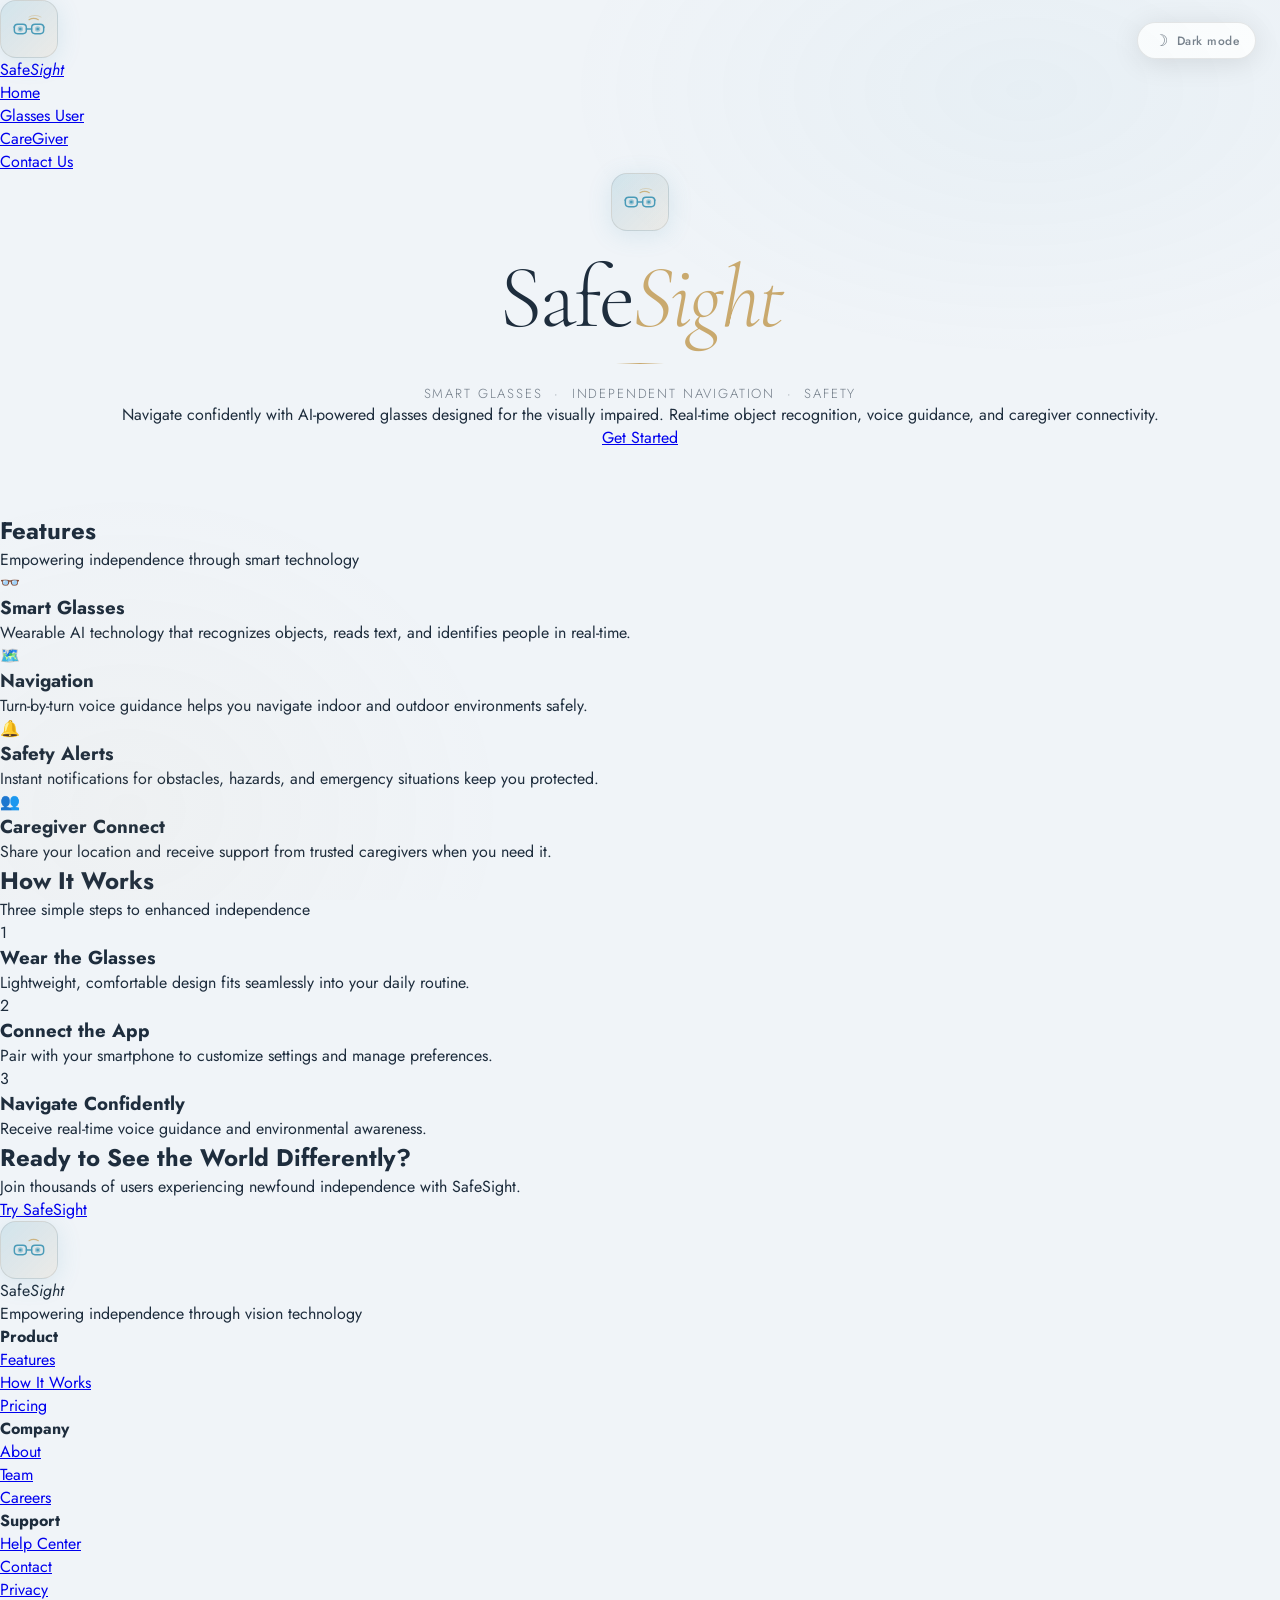
<file: index.html>
<!DOCTYPE html>
<html lang="en">
<head>
  <meta charset="UTF-8">
  <meta name="viewport" content="width=device-width, initial-scale=1.0">
  <title>SafeSight</title>
  <link rel="preconnect" href="https://fonts.googleapis.com">
  <link href="https://fonts.googleapis.com/css2?family=Cormorant+Garamond:ital,wght@0,300;0,400;0,500;1,300;1,400&family=Jost:wght@300;400;500;600&display=swap" rel="stylesheet">
  <link rel="stylesheet" href="styles/tokens.css">
  <link rel="stylesheet" href="styles/base.css">
  <link rel="stylesheet" href="styles/layout.css">
  <link rel="stylesheet" href="styles/components.css">
</head>
<body>
<!-- Landing: theme toggle pill (top-right) -->
<button class="landing-theme-toggle" onclick="toggleTheme()">
  <span class="toggle-icon" id="landing-theme-icon">☽</span>
  <span id="landing-theme-btn">Dark mode</span>
</button>

<!-- Header -->
<header class="header">
  <nav class="nav-container">
    <a href="index.html" class="logo">
      <div class="logo-icon">
        <svg viewBox="0 0 48 48" fill="none" xmlns="http://www.w3.org/2000/svg">
          <!-- Glasses frame left -->
          <rect x="2" y="17" width="18" height="14" rx="5" stroke="#4A9BB8" stroke-width="2.2"/>
          <!-- Glasses frame right -->
          <rect x="28" y="17" width="18" height="14" rx="5" stroke="#4A9BB8" stroke-width="2.2"/>
          <!-- Bridge -->
          <path d="M20 24h8" stroke="#4A9BB8" stroke-width="2.2" stroke-linecap="round"/>
          <!-- Left temple -->
          <path d="M2 22 Q0 22 0 20" stroke="#4A9BB8" stroke-width="1.8" stroke-linecap="round" opacity="0.5"/>
          <!-- Right temple -->
          <path d="M46 22 Q48 22 48 20" stroke="#4A9BB8" stroke-width="1.8" stroke-linecap="round" opacity="0.5"/>
          <!-- Camera dot left lens -->
          <circle cx="11" cy="24" r="4" fill="rgba(74,155,184,0.45)"/>
          <circle cx="11" cy="24" r="2" fill="#4A9BB8"/>
          <!-- Camera dot right lens -->
          <circle cx="37" cy="24" r="4" fill="rgba(74,155,184,0.45)"/>
          <circle cx="37" cy="24" r="2" fill="#4A9BB8"/>
          <!-- Signal arc (gold) -->
          <path d="M24 10 Q31 6 38 10" stroke="#C9A96E" stroke-width="1.8" stroke-linecap="round" fill="none" opacity="0.85"/>
          <path d="M24 6 Q33 1 42 6" stroke="#C9A96E" stroke-width="1.2" stroke-linecap="round" fill="none" opacity="0.45"/>
        </svg>
      </div>
      <div class="logo-wordmark">Safe<em>Sight</em></div>
    </a>
    <ul class="nav-links">
      <li><a href="index.html">Home</a></li>
      <li><a href="app.html#user">Glasses User</a></li>
      <li><a href="app.html#caregiver">CareGiver</a></li>
      <li><a href="contact.html">Contact Us</a></li>
    </ul>
  </nav>
</header>

<main>
  <!-- Hero -->
  <section class="hero">
    <div class="logo-mark">
      <div class="logo-icon">
        <svg viewBox="0 0 48 48" fill="none" xmlns="http://www.w3.org/2000/svg">
          <rect x="2" y="17" width="18" height="14" rx="5" stroke="#4A9BB8" stroke-width="2.2"/>
          <rect x="28" y="17" width="18" height="14" rx="5" stroke="#4A9BB8" stroke-width="2.2"/>
          <path d="M20 24h8" stroke="#4A9BB8" stroke-width="2.2" stroke-linecap="round"/>
          <path d="M2 22 Q0 22 0 20" stroke="#4A9BB8" stroke-width="1.8" stroke-linecap="round" opacity="0.5"/>
          <path d="M46 22 Q48 22 48 20" stroke="#4A9BB8" stroke-width="1.8" stroke-linecap="round" opacity="0.5"/>
          <circle cx="11" cy="24" r="4" fill="rgba(74,155,184,0.45)"/>
          <circle cx="11" cy="24" r="2" fill="#4A9BB8"/>
          <circle cx="37" cy="24" r="4" fill="rgba(74,155,184,0.45)"/>
          <circle cx="37" cy="24" r="2" fill="#4A9BB8"/>
          <path d="M24 10 Q31 6 38 10" stroke="#C9A96E" stroke-width="1.8" stroke-linecap="round" fill="none" opacity="0.85"/>
          <path d="M24 6 Q33 1 42 6" stroke="#C9A96E" stroke-width="1.2" stroke-linecap="round" fill="none" opacity="0.45"/>
        </svg>
      </div>
    </div>
    <div class="hero-wordmark">Safe<em>Sight</em></div>
    <div class="hero-rule"></div>
    <div class="hero-sub">Smart glasses &nbsp;&middot;&nbsp; Independent navigation &nbsp;&middot;&nbsp; Safety</div>
    <p class="hero-description">
      Navigate confidently with AI-powered glasses designed for the visually impaired. 
      Real-time object recognition, voice guidance, and caregiver connectivity.
    </p>
    <a href="app.html" class="btn-primary">Get Started</a>
  </section>

  <!-- Features -->
  <section class="features">
    <div class="section-header">
      <h2>Features</h2>
      <p>Empowering independence through smart technology</p>
    </div>
    <div class="feature-grid">
      <div class="feature-card">
        <div class="feature-icon">👓</div>
        <h3>Smart Glasses</h3>
        <p>Wearable AI technology that recognizes objects, reads text, and identifies people in real-time.</p>
      </div>
      <div class="feature-card">
        <div class="feature-icon">🗺️</div>
        <h3>Navigation</h3>
        <p>Turn-by-turn voice guidance helps you navigate indoor and outdoor environments safely.</p>
      </div>
      <div class="feature-card">
        <div class="feature-icon">🔔</div>
        <h3>Safety Alerts</h3>
        <p>Instant notifications for obstacles, hazards, and emergency situations keep you protected.</p>
      </div>
      <div class="feature-card">
        <div class="feature-icon">👥</div>
        <h3>Caregiver Connect</h3>
        <p>Share your location and receive support from trusted caregivers when you need it.</p>
      </div>
    </div>
  </section>

  <!-- How It Works -->
  <section class="how-it-works">
    <div class="section-header">
      <h2>How It Works</h2>
      <p>Three simple steps to enhanced independence</p>
    </div>
    <div class="steps">
      <div class="step-card">
        <div class="step-number">1</div>
        <h3>Wear the Glasses</h3>
        <p>Lightweight, comfortable design fits seamlessly into your daily routine.</p>
      </div>
      <div class="step-card">
        <div class="step-number">2</div>
        <h3>Connect the App</h3>
        <p>Pair with your smartphone to customize settings and manage preferences.</p>
      </div>
      <div class="step-card">
        <div class="step-number">3</div>
        <h3>Navigate Confidently</h3>
        <p>Receive real-time voice guidance and environmental awareness.</p>
      </div>
    </div>
  </section>

  <!-- CTA -->
  <section class="cta-section">
    <div class="cta-content">
      <h2>Ready to See the World Differently?</h2>
      <p>Join thousands of users experiencing newfound independence with SafeSight.</p>
      <a href="app.html" class="btn-primary">Try SafeSight</a>
    </div>
  </section>
</main>

<!-- Footer -->
<footer class="footer">
  <div class="footer-content">
    <div class="footer-brand">
      <div class="footer-logo">
        <div class="logo-icon">
          <svg viewBox="0 0 48 48" fill="none" xmlns="http://www.w3.org/2000/svg">
            <rect x="2" y="17" width="18" height="14" rx="5" stroke="#4A9BB8" stroke-width="2.2"/>
            <rect x="28" y="17" width="18" height="14" rx="5" stroke="#4A9BB8" stroke-width="2.2"/>
            <path d="M20 24h8" stroke="#4A9BB8" stroke-width="2.2" stroke-linecap="round"/>
            <circle cx="11" cy="24" r="4" fill="rgba(74,155,184,0.45)"/>
            <circle cx="11" cy="24" r="2" fill="#4A9BB8"/>
            <circle cx="37" cy="24" r="4" fill="rgba(74,155,184,0.45)"/>
            <circle cx="37" cy="24" r="2" fill="#4A9BB8"/>
            <path d="M24 10 Q31 6 38 10" stroke="#C9A96E" stroke-width="1.8" stroke-linecap="round" fill="none" opacity="0.85"/>
          </svg>
        </div>
        <div class="logo-wordmark">Safe<em>Sight</em></div>
      </div>
      <p class="footer-tagline">Empowering independence through vision technology</p>
    </div>
    <div class="footer-links">
      <div class="footer-column">
        <h4>Product</h4>
        <ul>
          <li><a href="#features">Features</a></li>
          <li><a href="#how-it-works">How It Works</a></li>
          <li><a href="#pricing">Pricing</a></li>
        </ul>
      </div>
      <div class="footer-column">
        <h4>Company</h4>
        <ul>
          <li><a href="#about">About</a></li>
          <li><a href="#team">Team</a></li>
          <li><a href="#careers">Careers</a></li>
        </ul>
      </div>
      <div class="footer-column">
        <h4>Support</h4>
        <ul>
          <li><a href="#help">Help Center</a></li>
          <li><a href="contact.html">Contact</a></li>
          <li><a href="#privacy">Privacy</a></li>
        </ul>
      </div>
    </div>
  </div>
  <div class="footer-bottom">
    <p>&copy; 2024 SafeSight. All rights reserved.</p>
  </div>
</footer>

<script>
function toggleTheme() {
  document.body.classList.toggle('dark');
  const icon = document.getElementById('landing-theme-icon');
  const btn = document.getElementById('landing-theme-btn');
  if (document.body.classList.contains('dark')) {
    icon.textContent = '☀';
    btn.textContent = 'Light mode';
  } else {
    icon.textContent = '☽';
    btn.textContent = 'Dark mode';
  }
}
</script>

</body>
</html>
</file>
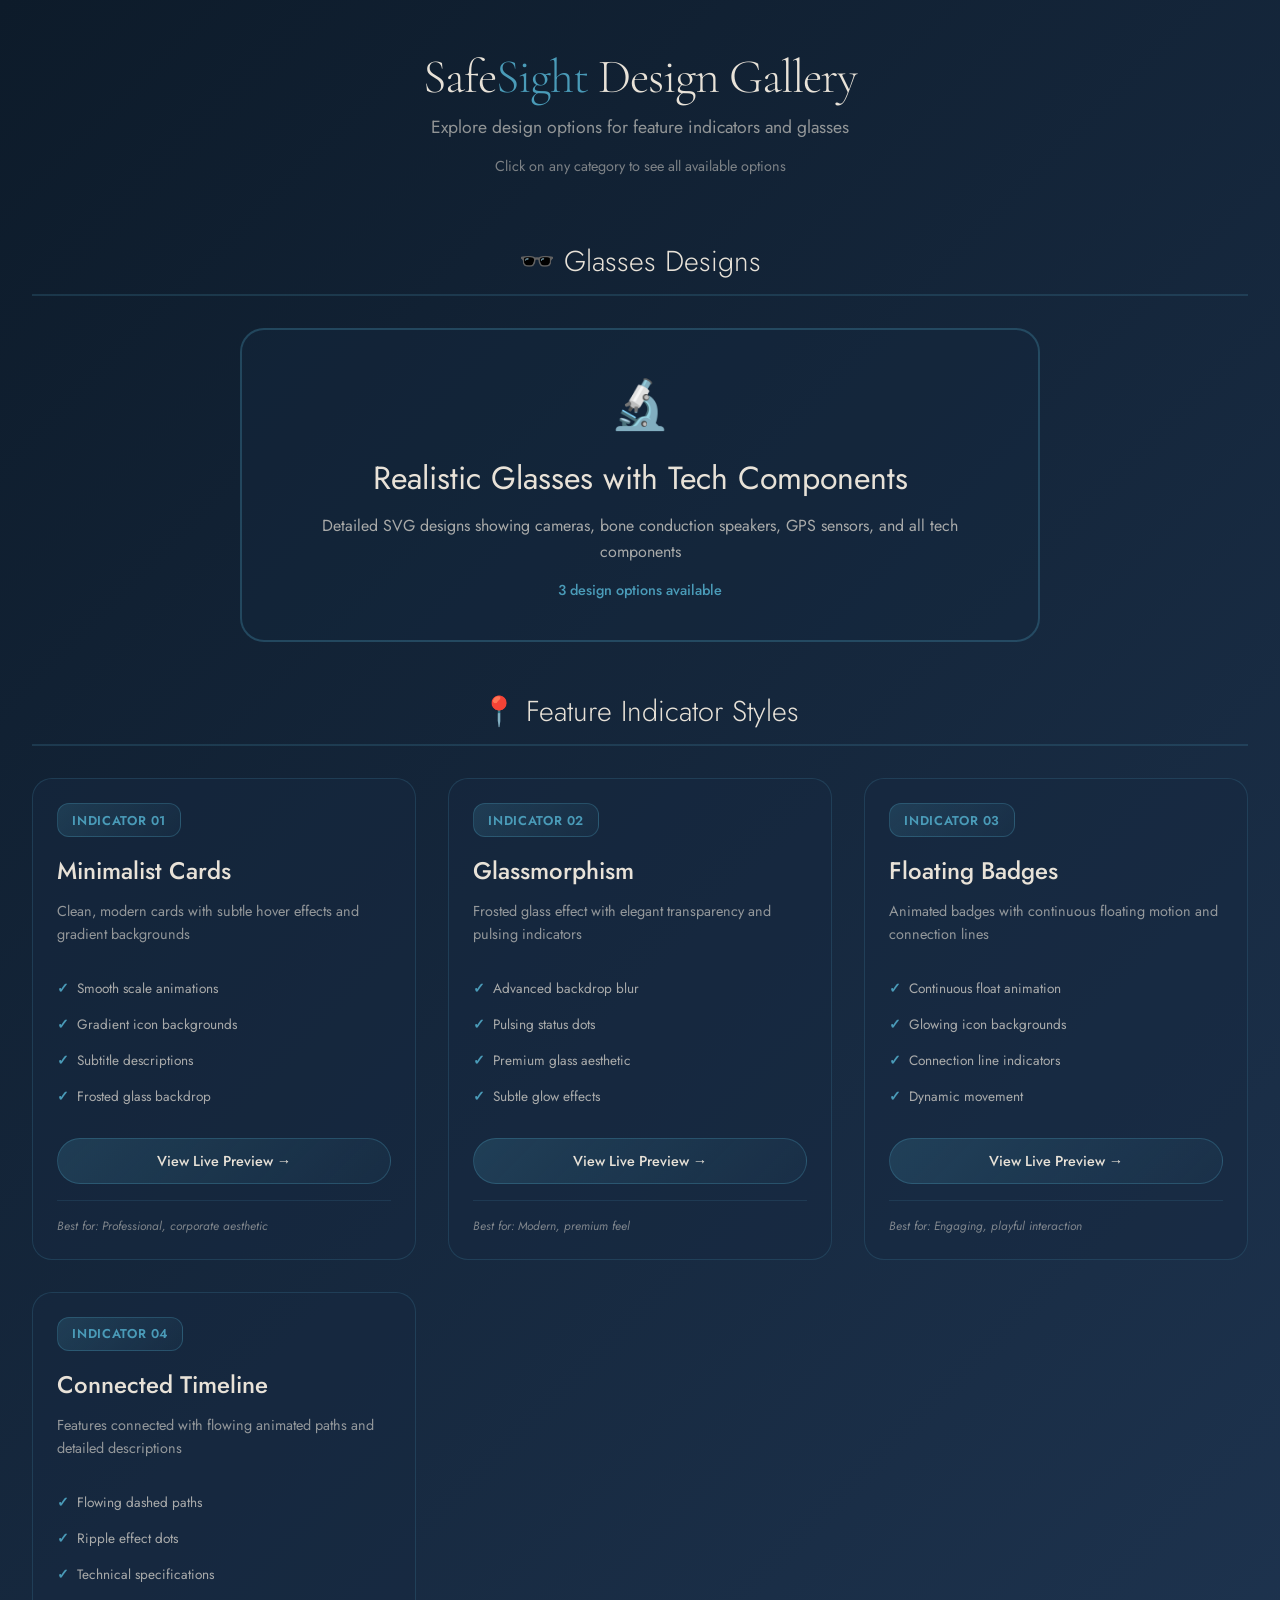
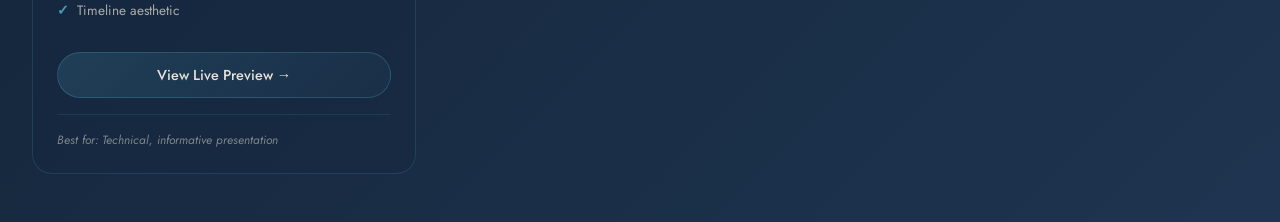
<file: design-options/index.html>
<!DOCTYPE html>
<html lang="en">
<head>
  <meta charset="UTF-8">
  <meta name="viewport" content="width=device-width, initial-scale=1.0">
  <title>SafeSight - Design Options Gallery</title>
  <link href="https://fonts.googleapis.com/css2?family=Cormorant+Garamond:ital,wght@0,300;0,400;0,500;1,300;1,400&family=Jost:wght@300;400;500;600&display=swap" rel="stylesheet">
  <style>
    * { margin: 0; padding: 0; box-sizing: border-box; }
    
    body {
      font-family: 'Jost', sans-serif;
      background: linear-gradient(135deg, #0D1B2A 0%, #1E3450 100%);
      min-height: 100vh;
      color: #E8E2D8;
      padding: 3rem 2rem;
    }

    .header {
      text-align: center;
      margin-bottom: 4rem;
    }

    .header h1 {
      font-family: 'Cormorant Garamond', serif;
      font-size: 3rem;
      font-weight: 300;
      margin-bottom: 0.5rem;
      letter-spacing: -0.02em;
    }

    .header em {
      color: #4A9BB8;
      font-style: normal;
    }

    .header p {
      font-size: 1.1rem;
      color: rgba(232, 226, 216, 0.6);
      margin-bottom: 1rem;
    }

    .header .subtitle {
      font-size: 0.9rem;
      color: rgba(232, 226, 216, 0.5);
    }

    .section-title {
      font-size: 1.8rem;
      font-weight: 300;
      color: #E8E2D8;
      margin: 3rem 0 2rem;
      padding-bottom: 0.75rem;
      border-bottom: 2px solid rgba(74, 155, 184, 0.2);
      text-align: center;
    }

    .category-card {
      max-width: 800px;
      margin: 2rem auto;
      background: rgba(22, 40, 64, 0.4);
      border: 2px solid rgba(74, 155, 184, 0.3);
      border-radius: 24px;
      padding: 2.5rem;
      transition: all 0.4s cubic-bezier(0.16, 1, 0.3, 1);
      cursor: pointer;
      text-decoration: none;
      display: block;
    }

    .category-card:hover {
      transform: translateY(-8px);
      border-color: rgba(74, 155, 184, 0.6);
      box-shadow: 0 20px 60px rgba(74, 155, 184, 0.2);
      background: rgba(22, 40, 64, 0.6);
    }

    .category-icon {
      font-size: 3rem;
      margin-bottom: 1rem;
      text-align: center;
    }

    .category-title {
      font-size: 2rem;
      font-weight: 400;
      margin-bottom: 0.75rem;
      color: #E8E2D8;
      text-align: center;
    }

    .category-desc {
      font-size: 1rem;
      color: rgba(232, 226, 216, 0.7);
      line-height: 1.6;
      text-align: center;
      margin-bottom: 1rem;
    }

    .category-count {
      text-align: center;
      font-size: 0.9rem;
      color: #4A9BB8;
      font-weight: 500;
    }

    .gallery {
      max-width: 1400px;
      margin: 0 auto;
      display: grid;
      grid-template-columns: repeat(auto-fit, minmax(300px, 1fr));
      gap: 2rem;
    }

    .option-card {
      background: rgba(22, 40, 64, 0.5);
      border: 1px solid rgba(74, 155, 184, 0.2);
      border-radius: 20px;
      padding: 1.5rem;
      transition: all 0.4s cubic-bezier(0.16, 1, 0.3, 1);
      cursor: pointer;
      position: relative;
      overflow: hidden;
    }

    .option-card::before {
      content: '';
      position: absolute;
      inset: 0;
      background: radial-gradient(circle at top right, rgba(74, 155, 184, 0.1), transparent 70%);
      opacity: 0;
      transition: opacity 0.4s;
    }

    .option-card:hover {
      transform: translateY(-8px);
      border-color: rgba(74, 155, 184, 0.5);
      box-shadow: 0 16px 48px rgba(0, 0, 0, 0.3);
    }

    .option-card:hover::before {
      opacity: 1;
    }

    .option-number {
      display: inline-block;
      background: linear-gradient(135deg, rgba(74, 155, 184, 0.2), rgba(74, 155, 184, 0.05));
      border: 1px solid rgba(74, 155, 184, 0.3);
      border-radius: 12px;
      padding: 0.4rem 0.9rem;
      font-size: 0.8rem;
      font-weight: 600;
      color: #4A9BB8;
      margin-bottom: 1rem;
      letter-spacing: 0.05em;
    }

    .option-title {
      font-size: 1.5rem;
      font-weight: 500;
      margin-bottom: 0.75rem;
      color: #E8E2D8;
    }

    .option-desc {
      font-size: 0.9rem;
      color: rgba(232, 226, 216, 0.6);
      margin-bottom: 1.5rem;
      line-height: 1.6;
    }

    .option-features {
      list-style: none;
      margin-bottom: 1.5rem;
    }

    .option-features li {
      padding: 0.5rem 0;
      font-size: 0.85rem;
      color: rgba(232, 226, 216, 0.7);
      display: flex;
      align-items: center;
      gap: 0.5rem;
    }

    .option-features li::before {
      content: '✓';
      color: #4A9BB8;
      font-weight: 600;
    }

    .preview-link {
      display: inline-flex;
      align-items: center;
      gap: 0.5rem;
      background: linear-gradient(135deg, rgba(74, 155, 184, 0.2), rgba(74, 155, 184, 0.05));
      border: 1px solid rgba(74, 155, 184, 0.3);
      color: #E8E2D8;
      padding: 0.75rem 1.5rem;
      border-radius: 50px;
      text-decoration: none;
      font-weight: 500;
      font-size: 0.9rem;
      transition: all 0.3s;
      width: 100%;
      justify-content: center;
    }

    .preview-link:hover {
      background: linear-gradient(135deg, rgba(74, 155, 184, 0.3), rgba(74, 155, 184, 0.1));
      border-color: rgba(74, 155, 184, 0.5);
      transform: translateY(-2px);
    }

    .best-for {
      margin-top: 1rem;
      padding-top: 1rem;
      border-top: 1px solid rgba(74, 155, 184, 0.15);
      font-size: 0.75rem;
      color: rgba(232, 226, 216, 0.5);
      font-style: italic;
    }

    @media (max-width: 768px) {
      .header h1 {
        font-size: 2rem;
      }

      .gallery {
        grid-template-columns: 1fr;
      }
    }
  </style>
</head>
<body>
  <div class="header">
    <h1>Safe<em>Sight</em> Design Gallery</h1>
    <p>Explore design options for feature indicators and glasses</p>
    <p class="subtitle">Click on any category to see all available options</p>
  </div>

  <!-- Glasses Designs Section -->
  <div class="section-title">🕶️ Glasses Designs</div>
  <a href="glasses-index.html" class="category-card">
    <div class="category-icon">🔬</div>
    <h2 class="category-title">Realistic Glasses with Tech Components</h2>
    <p class="category-desc">
      Detailed SVG designs showing cameras, bone conduction speakers, GPS sensors, and all tech components
    </p>
    <p class="category-count">3 design options available</p>
  </a>

  <!-- Feature Indicators Section -->
  <div class="section-title">📍 Feature Indicator Styles</div>

  <div class="gallery">
    <!-- Option 1 -->
    <div class="option-card">
      <span class="option-number">INDICATOR 01</span>
      <h2 class="option-title">Minimalist Cards</h2>
      <p class="option-desc">Clean, modern cards with subtle hover effects and gradient backgrounds</p>
      <ul class="option-features">
        <li>Smooth scale animations</li>
        <li>Gradient icon backgrounds</li>
        <li>Subtitle descriptions</li>
        <li>Frosted glass backdrop</li>
      </ul>
      <a href="option1-minimalist.html" class="preview-link">
        View Live Preview →
      </a>
      <p class="best-for">Best for: Professional, corporate aesthetic</p>
    </div>

    <!-- Option 2 -->
    <div class="option-card">
      <span class="option-number">INDICATOR 02</span>
      <h2 class="option-title">Glassmorphism</h2>
      <p class="option-desc">Frosted glass effect with elegant transparency and pulsing indicators</p>
      <ul class="option-features">
        <li>Advanced backdrop blur</li>
        <li>Pulsing status dots</li>
        <li>Premium glass aesthetic</li>
        <li>Subtle glow effects</li>
      </ul>
      <a href="option2-glassmorphism.html" class="preview-link">
        View Live Preview →
      </a>
      <p class="best-for">Best for: Modern, premium feel</p>
    </div>

    <!-- Option 3 -->
    <div class="option-card">
      <span class="option-number">INDICATOR 03</span>
      <h2 class="option-title">Floating Badges</h2>
      <p class="option-desc">Animated badges with continuous floating motion and connection lines</p>
      <ul class="option-features">
        <li>Continuous float animation</li>
        <li>Glowing icon backgrounds</li>
        <li>Connection line indicators</li>
        <li>Dynamic movement</li>
      </ul>
      <a href="option3-floating.html" class="preview-link">
        View Live Preview →
      </a>
      <p class="best-for">Best for: Engaging, playful interaction</p>
    </div>

    <!-- Option 4 -->
    <div class="option-card">
      <span class="option-number">INDICATOR 04</span>
      <h2 class="option-title">Connected Timeline</h2>
      <p class="option-desc">Features connected with flowing animated paths and detailed descriptions</p>
      <ul class="option-features">
        <li>Flowing dashed paths</li>
        <li>Ripple effect dots</li>
        <li>Technical specifications</li>
        <li>Timeline aesthetic</li>
      </ul>
      <a href="option4-timeline.html" class="preview-link">
        View Live Preview →
      </a>
      <p class="best-for">Best for: Technical, informative presentation</p>
    </div>
  </div>
</body>
</html>
</file>
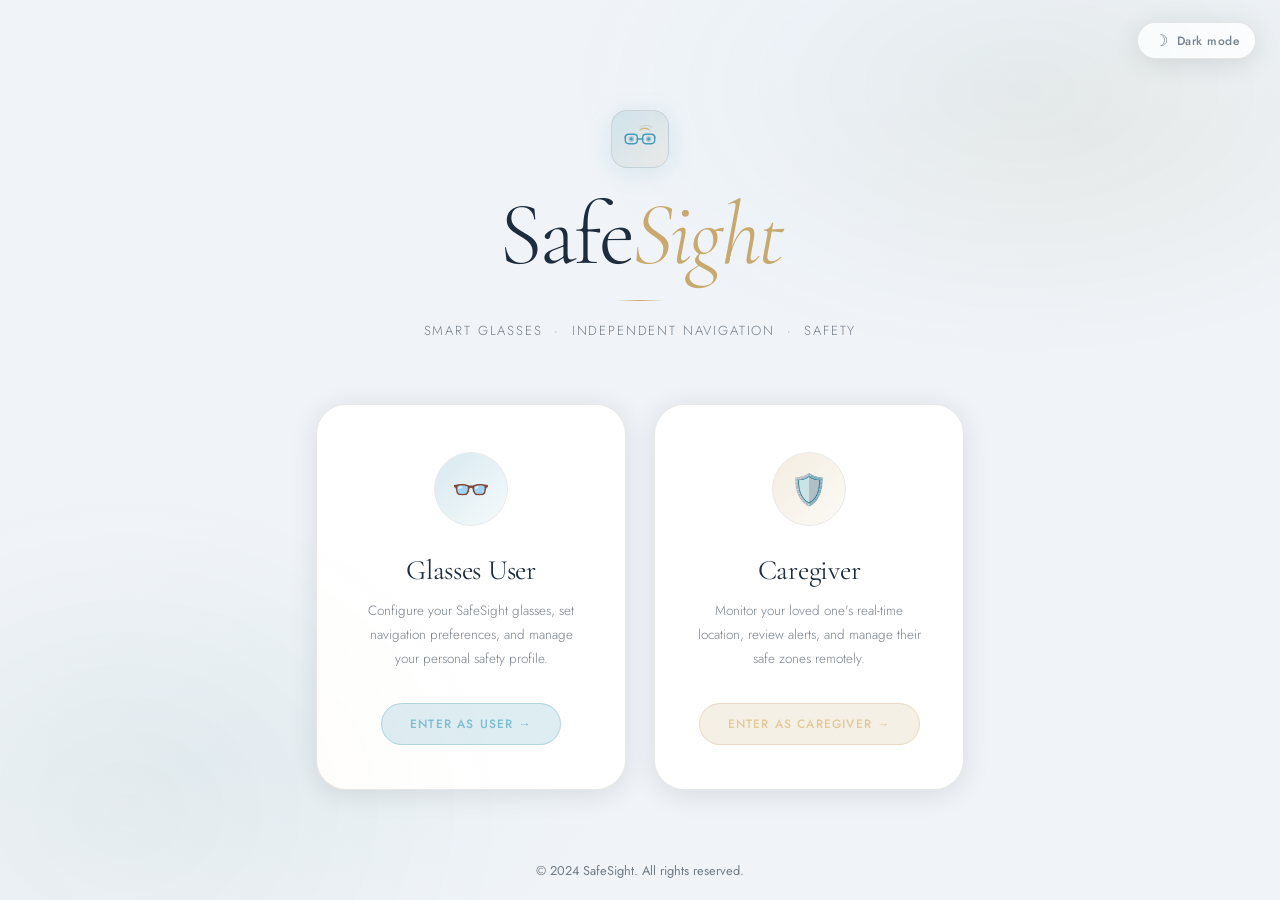
<file: app.html>
<!DOCTYPE html>
<html lang="en">
<head>
  <meta charset="UTF-8">
  <meta name="viewport" content="width=device-width, initial-scale=1.0">
  <title>SafeSight</title>
  <link rel="preconnect" href="https://fonts.googleapis.com">
  <link href="https://fonts.googleapis.com/css2?family=Cormorant+Garamond:ital,wght@0,300;0,400;0,500;1,300;1,400&family=Jost:wght@300;400;500;600&display=swap" rel="stylesheet">
  <link rel="stylesheet" href="styles/tokens.css">
  <link rel="stylesheet" href="styles/base.css">
  <link rel="stylesheet" href="styles/layout.css">
  <link rel="stylesheet" href="styles/components.css">
  <style>
    /* Make topbar logo a clickable link */
    .topbar-logo {
      text-decoration: none;
      cursor: pointer;
      transition: opacity 0.3s var(--ease);
    }

    .topbar-logo:hover {
      opacity: 0.8;
    }

    /* Footer for app */
    .app-footer {
      background: var(--navy-mid);
      border-top: 1px solid var(--navy-border);
      padding: 2rem;
      margin-top: auto;
    }

    .app-footer-content {
      max-width: 1400px;
      margin: 0 auto;
      display: flex;
      justify-content: space-between;
      align-items: center;
      flex-wrap: wrap;
      gap: 1rem;
    }

    .app-footer-logo {
      display: flex;
      align-items: center;
      gap: 0.5rem;
      text-decoration: none;
      color: var(--cream);
    }

    .app-footer-logo-icon {
      width: 28px;
      height: 28px;
    }

    .app-footer-wordmark {
      font-family: 'Cormorant Garamond', serif;
      font-size: 1.3rem;
      font-weight: 400;
      letter-spacing: -0.02em;
      color: var(--cream);
    }

    .app-footer-wordmark em {
      color: var(--teal);
      font-style: normal;
    }

    .app-footer-copyright {
      font-size: 0.8rem;
      color: var(--muted);
    }

    .app-footer-links {
      display: flex;
      gap: 1.5rem;
      list-style: none;
    }

    .app-footer-links a {
      color: var(--muted);
      text-decoration: none;
      font-size: 0.85rem;
      transition: color 0.3s var(--ease);
    }

    .app-footer-links a:hover {
      color: var(--teal);
    }

    @media (max-width: 768px) {
      .app-footer-content {
        flex-direction: column;
        text-align: center;
      }
    }
  </style>
</head>
<body><!-- light mode by default, no .dark class -->

<!-- Landing: theme toggle pill (top-right) -->
<button class="landing-theme-toggle" onclick="toggleTheme()">
  <span class="toggle-icon" id="landing-theme-icon">☽</span>
  <span id="landing-theme-btn">Dark mode</span>
</button>

<!-- ═══════════════════════════════════════════
     ROLE SELECTION
════════════════════════════════════════════ -->
<div id="role-screen">
  <div class="hero">

    <!-- Logo mark -->
    <div class="logo-mark">
      <div class="logo-icon">
        <svg viewBox="0 0 48 48" fill="none" xmlns="http://www.w3.org/2000/svg">
          <!-- Glasses frame left -->
          <rect x="2" y="17" width="18" height="14" rx="5" stroke="#4A9BB8" stroke-width="2.2"/>
          <!-- Glasses frame right -->
          <rect x="28" y="17" width="18" height="14" rx="5" stroke="#4A9BB8" stroke-width="2.2"/>
          <!-- Bridge -->
          <path d="M20 24h8" stroke="#4A9BB8" stroke-width="2.2" stroke-linecap="round"/>
          <!-- Left temple -->
          <path d="M2 22 Q0 22 0 20" stroke="#4A9BB8" stroke-width="1.8" stroke-linecap="round" opacity="0.5"/>
          <!-- Right temple -->
          <path d="M46 22 Q48 22 48 20" stroke="#4A9BB8" stroke-width="1.8" stroke-linecap="round" opacity="0.5"/>
          <!-- Camera dot left lens -->
          <circle cx="11" cy="24" r="4" fill="rgba(74,155,184,0.45)"/>
          <circle cx="11" cy="24" r="2" fill="#4A9BB8"/>
          <!-- Camera dot right lens -->
          <circle cx="37" cy="24" r="4" fill="rgba(74,155,184,0.45)"/>
          <circle cx="37" cy="24" r="2" fill="#4A9BB8"/>
          <!-- Signal arc (gold) -->
          <path d="M24 10 Q31 6 38 10" stroke="#C9A96E" stroke-width="1.8" stroke-linecap="round" fill="none" opacity="0.85"/>
          <path d="M24 6 Q33 1 42 6" stroke="#C9A96E" stroke-width="1.2" stroke-linecap="round" fill="none" opacity="0.45"/>
        </svg>
      </div>
    </div>

    <div class="hero-wordmark">Safe<em>Sight</em></div>
    <div class="hero-rule"></div>
    <div class="hero-sub">Smart glasses &nbsp;&middot;&nbsp; Independent navigation &nbsp;&middot;&nbsp; Safety</div>
  </div>

  <div class="role-grid">
    <div class="role-card user" onclick="enterApp('user')">
      <div class="role-icon-wrap">&#x1F453;</div>
      <h2>Glasses User</h2>
      <p>Configure your SafeSight glasses, set navigation preferences, and manage your personal safety profile.</p>
      <div class="role-cta">Enter as User &rarr;</div>
    </div>
    <div class="role-card caregiver" onclick="enterApp('caregiver')">
      <div class="role-icon-wrap">&#x1F6E1;&#xFE0F;</div>
      <h2>Caregiver</h2>
      <p>Monitor your loved one&#39;s real-time location, review alerts, and manage their safe zones remotely.</p>
      <div class="role-cta">Enter as Caregiver &rarr;</div>
    </div>
  </div>

  <!-- Footer on role selection screen -->
  <footer style="position: absolute; bottom: 20px; width: 100%; text-align: center;">
    <p style="font-size: 0.8rem; color: var(--muted);">
      © 2024 SafeSight. All rights reserved.
    </p>
  </footer>
</div>

<!-- ═══════════════════════════════════════════
     APP SHELL
════════════════════════════════════════════ -->
<div id="app">
  <header class="topbar">
    <a href="index.html" class="topbar-logo">
      <div class="topbar-logo-icon">
        <svg viewBox="0 0 48 48" fill="none" xmlns="http://www.w3.org/2000/svg">
          <rect x="2" y="17" width="18" height="14" rx="5" stroke="#4A9BB8" stroke-width="2.5"/>
          <rect x="28" y="17" width="18" height="14" rx="5" stroke="#4A9BB8" stroke-width="2.5"/>
          <path d="M20 24h8" stroke="#4A9BB8" stroke-width="2.5" stroke-linecap="round"/>
          <circle cx="11" cy="24" r="3.5" fill="rgba(74,155,184,0.5)"/>
          <circle cx="11" cy="24" r="1.5" fill="#4A9BB8"/>
          <circle cx="37" cy="24" r="3.5" fill="rgba(74,155,184,0.5)"/>
          <circle cx="37" cy="24" r="1.5" fill="#4A9BB8"/>
          <path d="M24 11 Q31 7 38 11" stroke="#C9A96E" stroke-width="1.8" stroke-linecap="round" fill="none" opacity="0.9"/>
        </svg>
      </div>
      <div class="topbar-wordmark">Safe<em>Sight</em></div>
    </a>
    <div class="topbar-right">
      <span class="mode-pill" id="mode-pill"></span>
      <button class="topbar-btn" id="theme-btn" onclick="toggleTheme()">&#x263D; Dark</button>
      <button class="topbar-btn" onclick="switchRole()">&larr; Switch Role</button>
    </div>
  </header>

  <div class="app-body">
    <nav class="sidebar" id="sidebar"></nav>
    <main class="main" id="main"></main>
  </div>

  <!-- Footer for app -->
  <footer class="app-footer">
    <div class="app-footer-content">
      <a href="index.html" class="app-footer-logo">
        <svg class="app-footer-logo-icon" viewBox="0 0 48 48" fill="none" xmlns="http://www.w3.org/2000/svg">
          <rect x="2" y="17" width="18" height="14" rx="5" stroke="#4A9BB8" stroke-width="2.5"/>
          <rect x="28" y="17" width="18" height="14" rx="5" stroke="#4A9BB8" stroke-width="2.5"/>
          <path d="M20 24h8" stroke="#4A9BB8" stroke-width="2.5" stroke-linecap="round"/>
          <circle cx="11" cy="24" r="3.5" fill="rgba(74,155,184,0.5)"/>
          <circle cx="11" cy="24" r="1.5" fill="#4A9BB8"/>
          <circle cx="37" cy="24" r="3.5" fill="rgba(74,155,184,0.5)"/>
          <circle cx="37" cy="24" r="1.5" fill="#4A9BB8"/>
          <path d="M24 11 Q31 7 38 11" stroke="#C9A96E" stroke-width="1.8" stroke-linecap="round" fill="none" opacity="0.9"/>
        </svg>
        <span class="app-footer-wordmark">Safe<em>Sight</em></span>
      </a>
      
      <p class="app-footer-copyright">
        © 2024 SafeSight. All rights reserved.
      </p>

      <ul class="app-footer-links">
        <li><a href="index.html">Home</a></li>
        <li><a href="#privacy">Privacy</a></li>
        <li><a href="#terms">Terms</a></li>
        <li><a href="#support">Support</a></li>
      </ul>
    </div>
  </footer>
</div>

<div id="toast"></div>

<!-- Core -->
<script src="js/toast.js"></script>
<script src="js/components.js"></script>
<script src="js/router.js"></script>

<!-- User panels -->
<script src="js/panels/user/dashboard.js"></script>
<script src="js/panels/user/howto.js"></script>
<script src="js/panels/user/setup.js"></script>
<script src="js/panels/user/navigation.js"></script>
<script src="js/panels/user/safety.js"></script>
<script src="js/panels/user/contacts.js"></script>
<script src="js/panels/user/accessibility.js"></script>

<!-- Caregiver panels -->
<script src="js/panels/caregiver/dashboard.js"></script>
<script src="js/panels/caregiver/tracking.js"></script>
<script src="js/panels/caregiver/alerts.js"></script>
<script src="js/panels/caregiver/safezones.js"></script>
<script src="js/panels/caregiver/history.js"></script>
<script src="js/panels/caregiver/settings.js"></script>

<!-- App entry point — must be last -->
<script src="js/app.js"></script>

</body>
</html>
</file>
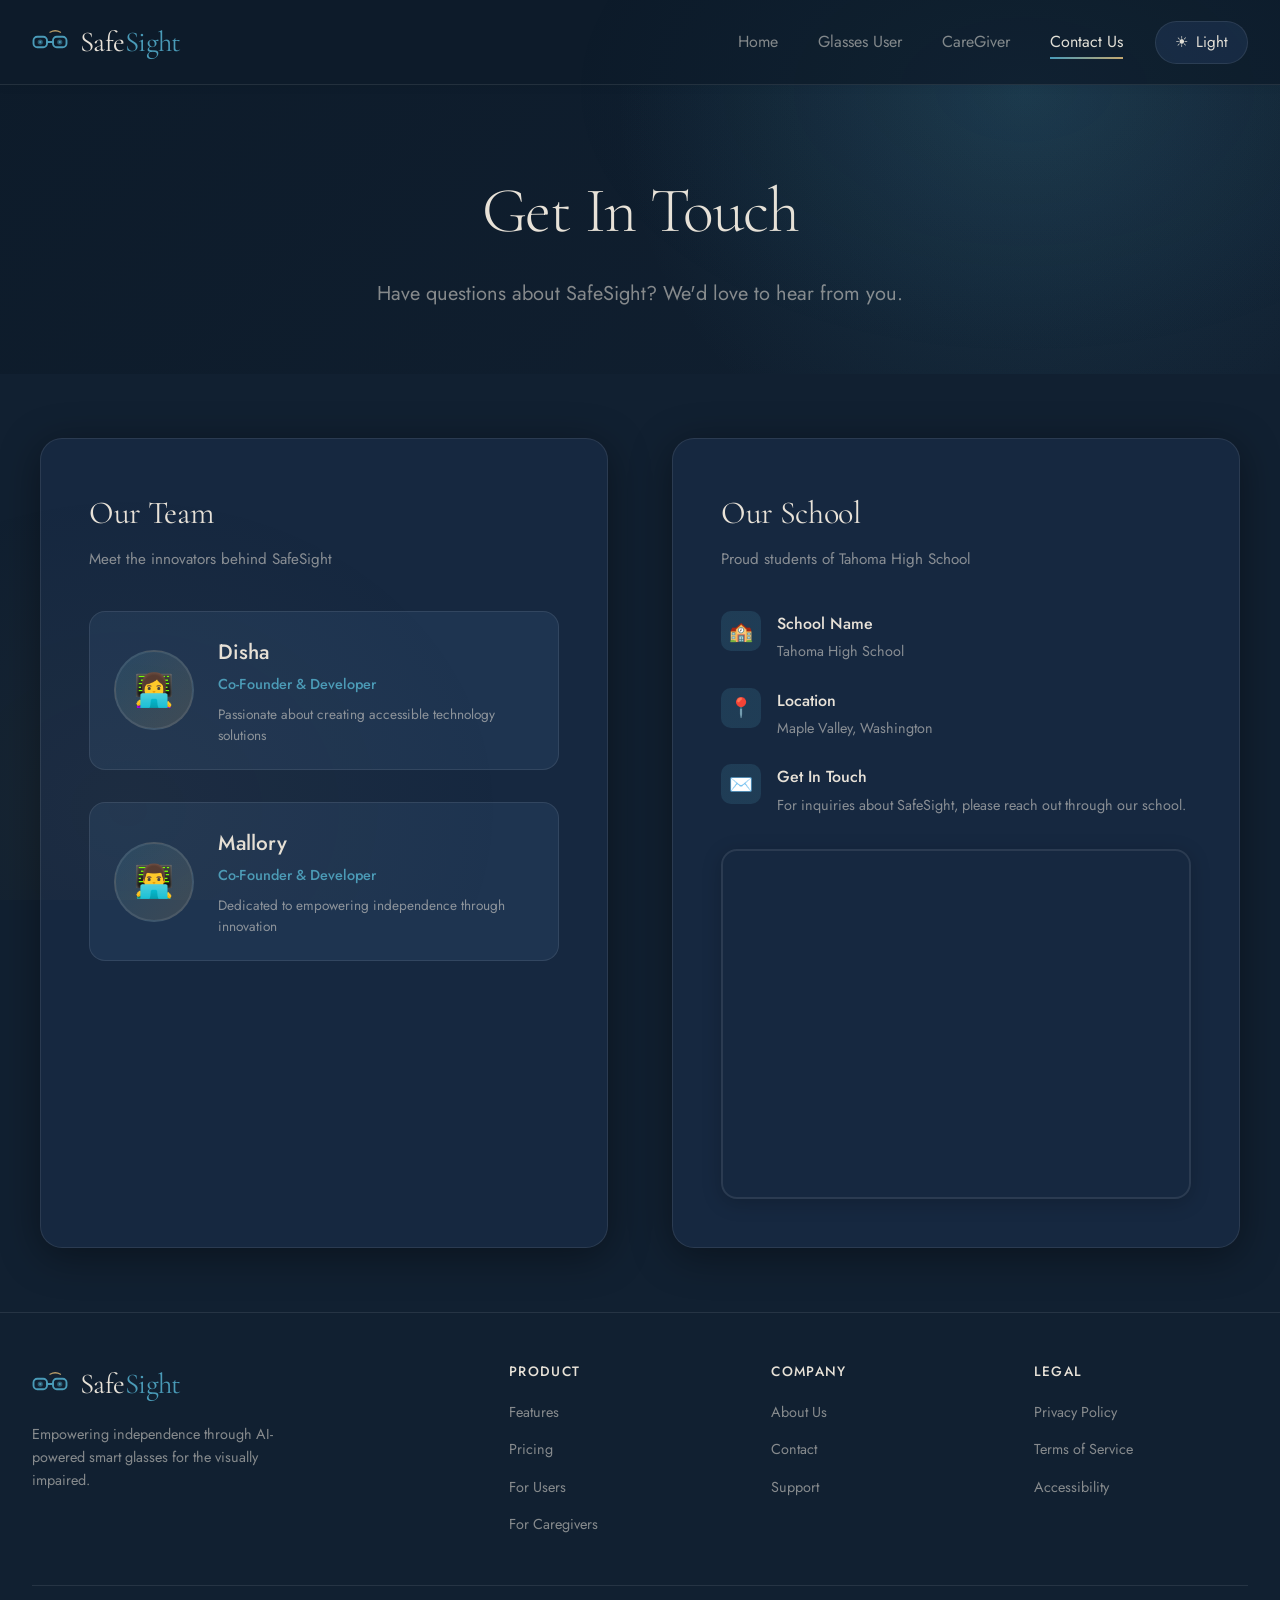
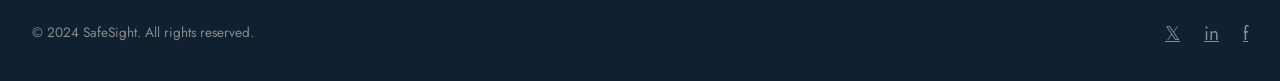
<file: contact.html>
<!DOCTYPE html>
<html lang="en">
<head>
  <meta charset="UTF-8">
  <meta name="viewport" content="width=device-width, initial-scale=1.0">
  <title>Contact Us - SafeSight</title>
  <link rel="preconnect" href="https://fonts.googleapis.com">
  <link href="https://fonts.googleapis.com/css2?family=Cormorant+Garamond:ital,wght@0,300;0,400;0,500;1,300;1,400&family=Jost:wght@300;400;500;600&display=swap" rel="stylesheet">
  <link rel="stylesheet" href="styles/tokens.css">
  <style>
    * { margin: 0; padding: 0; box-sizing: border-box; }

    body {
      font-family: 'Jost', sans-serif;
      background: var(--navy);
      color: var(--cream);
      line-height: 1.6;
      overflow-x: hidden;
    }

    /* Navigation */
    .nav {
      position: fixed;
      top: 0;
      width: 100%;
      background: var(--navy);
      backdrop-filter: blur(12px);
      border-bottom: 1px solid var(--navy-border);
      z-index: 1000;
      transition: all 0.3s var(--ease);
      box-shadow: 0 2px 10px rgba(0,0,0,0.05);
    }

    .nav-container {
      max-width: 1400px;
      margin: 0 auto;
      padding: 1.2rem 2rem;
      display: flex;
      justify-content: space-between;
      align-items: center;
    }

    .nav-logo {
      display: flex;
      align-items: center;
      gap: 0.75rem;
      text-decoration: none;
      color: var(--cream);
      font-size: 1.5rem;
      font-weight: 500;
      z-index: 1001;
    }

    .nav-logo-icon {
      width: 36px;
      height: 36px;
    }

    .nav-wordmark {
      font-family: 'Cormorant Garamond', serif;
      font-size: 1.8rem;
      font-weight: 400;
      letter-spacing: -0.02em;
      color: var(--cream);
    }

    .nav-wordmark em {
      color: var(--teal);
      font-style: normal;
    }

    .nav-right {
      display: flex;
      align-items: center;
      gap: 2rem;
    }

    .nav-links {
      display: flex;
      gap: 2.5rem;
      list-style: none;
    }

    .nav-links a {
      color: var(--muted);
      text-decoration: none;
      font-weight: 400;
      font-size: 1rem;
      position: relative;
      transition: color 0.3s var(--ease);
    }

    .nav-links a::after {
      content: '';
      position: absolute;
      bottom: -6px;
      left: 0;
      width: 0;
      height: 2px;
      background: linear-gradient(90deg, var(--teal), var(--gold));
      transition: width 0.3s var(--ease);
    }

    .nav-links a:hover {
      color: var(--cream);
    }

    .nav-links a:hover::after,
    .nav-links a.active::after {
      width: 100%;
    }

    .nav-links a.active {
      color: var(--cream);
    }

    .theme-toggle {
      background: var(--navy-card);
      border: 1px solid var(--navy-border);
      color: var(--cream);
      padding: 0.6rem 1.2rem;
      border-radius: var(--r-lg);
      cursor: pointer;
      font-family: 'Jost', sans-serif;
      font-size: 0.95rem;
      display: flex;
      align-items: center;
      gap: 0.5rem;
      transition: all 0.3s var(--ease);
    }

    .theme-toggle:hover {
      background: var(--navy-hover);
      border-color: var(--teal);
    }

    .hamburger {
      display: none;
      flex-direction: column;
      gap: 5px;
      background: none;
      border: none;
      cursor: pointer;
      padding: 0.5rem;
      z-index: 1001;
    }

    .hamburger span {
      width: 25px;
      height: 2px;
      background: var(--cream);
      transition: all 0.3s var(--ease);
      border-radius: 2px;
    }

    .hamburger.active span:nth-child(1) {
      transform: rotate(45deg) translate(7px, 7px);
    }

    .hamburger.active span:nth-child(2) {
      opacity: 0;
    }

    .hamburger.active span:nth-child(3) {
      transform: rotate(-45deg) translate(7px, -7px);
    }

    @media (max-width: 968px) {
      .nav-right {
        position: fixed;
        top: 0;
        right: -100%;
        height: 100vh;
        width: 280px;
        background: var(--navy-mid);
        flex-direction: column;
        gap: 0;
        padding: 5rem 0 2rem;
        box-shadow: -4px 0 20px rgba(0,0,0,0.3);
        transition: right 0.3s var(--ease);
        align-items: stretch;
      }

      .nav-right.active {
        right: 0;
      }

      .nav-links {
        flex-direction: column;
        gap: 0;
      }

      .nav-links a {
        padding: 1.2rem 2rem;
        border-bottom: 1px solid var(--navy-border);
        font-size: 1.1rem;
      }

      .nav-links a::after {
        display: none;
      }

      .nav-links a:hover,
      .nav-links a.active {
        background: var(--navy-hover);
      }

      .theme-toggle {
        margin: 1.5rem 2rem;
        justify-content: center;
      }

      .hamburger {
        display: flex;
      }
    }

    /* Contact Page Styles */
    .contact-hero {
      min-height: 40vh;
      display: flex;
      align-items: center;
      justify-content: center;
      padding: 10rem 2rem 4rem;
      background: linear-gradient(135deg, var(--navy) 0%, var(--navy-mid) 100%);
      position: relative;
      overflow: hidden;
    }

    .contact-hero::before {
      content: '';
      position: absolute;
      top: -50%;
      right: -20%;
      width: 80%;
      height: 150%;
      background: radial-gradient(circle, var(--teal-dim) 0%, transparent 70%);
      animation: float 20s ease-in-out infinite;
    }

    @keyframes float {
      0%, 100% { transform: translate(0, 0); }
      50% { transform: translate(-30px, 30px); }
    }

    .hero-content {
      text-align: center;
      position: relative;
      z-index: 1;
    }

    .hero-title {
      font-family: 'Cormorant Garamond', serif;
      font-size: 4rem;
      font-weight: 300;
      color: var(--cream);
      margin-bottom: 1rem;
      letter-spacing: -0.02em;
    }

    .hero-subtitle {
      font-size: 1.25rem;
      color: var(--muted);
      max-width: 600px;
      margin: 0 auto;
    }

    /* Contact Section */
    .contact-section {
      padding: 4rem 2rem;
      background: var(--navy-mid);
    }

    .contact-container {
      max-width: 1200px;
      margin: 0 auto;
      display: grid;
      grid-template-columns: 1fr 1fr;
      gap: 4rem;
    }

    .team-section {
      background: var(--navy-card);
      border: 1px solid var(--navy-border);
      border-radius: var(--r-lg);
      padding: 3rem;
      box-shadow: var(--shadow-card);
    }

    .section-title {
      font-family: 'Cormorant Garamond', serif;
      font-size: 2rem;
      font-weight: 400;
      color: var(--cream);
      margin-bottom: 0.5rem;
      letter-spacing: -0.01em;
    }

    .section-subtitle {
      color: var(--muted);
      font-size: 0.95rem;
      margin-bottom: 2.5rem;
    }

    .team-grid {
      display: grid;
      gap: 2rem;
    }

    .team-member {
      display: flex;
      align-items: center;
      gap: 1.5rem;
      padding: 1.5rem;
      background: var(--navy-raised);
      border: 1px solid var(--navy-border);
      border-radius: var(--r-md);
      transition: all 0.3s var(--ease);
    }

    .team-member:hover {
      transform: translateX(8px);
      border-color: var(--teal);
      box-shadow: 0 4px 20px rgba(74, 155, 184, 0.15);
    }

    .member-avatar {
      width: 80px;
      height: 80px;
      border-radius: 50%;
      background: linear-gradient(135deg, var(--teal-dim), var(--gold-dim));
      display: flex;
      align-items: center;
      justify-content: center;
      font-size: 2rem;
      flex-shrink: 0;
      border: 2px solid var(--navy-border);
    }

    .member-info h3 {
      font-size: 1.3rem;
      font-weight: 500;
      color: var(--cream);
      margin-bottom: 0.25rem;
    }

    .member-role {
      color: var(--teal);
      font-size: 0.9rem;
      font-weight: 500;
      margin-bottom: 0.5rem;
    }

    .member-detail {
      color: var(--muted);
      font-size: 0.85rem;
      line-height: 1.5;
    }

    /* School Section */
    .school-section {
      background: var(--navy-card);
      border: 1px solid var(--navy-border);
      border-radius: var(--r-lg);
      padding: 3rem;
      box-shadow: var(--shadow-card);
    }

    .school-info {
      display: flex;
      flex-direction: column;
      gap: 1.5rem;
      margin-bottom: 2rem;
    }

    .info-item {
      display: flex;
      align-items: flex-start;
      gap: 1rem;
    }

    .info-icon {
      width: 40px;
      height: 40px;
      border-radius: var(--r-sm);
      background: linear-gradient(135deg, var(--teal-dim), var(--teal-dim));
      display: flex;
      align-items: center;
      justify-content: center;
      font-size: 1.2rem;
      flex-shrink: 0;
    }

    .info-content h4 {
      font-size: 1rem;
      font-weight: 500;
      color: var(--cream);
      margin-bottom: 0.25rem;
    }

    .info-content p {
      color: var(--muted);
      font-size: 0.9rem;
      line-height: 1.6;
    }

    /* Map */
    .map-container {
      border-radius: var(--r-md);
      overflow: hidden;
      border: 2px solid var(--navy-border);
      height: 350px;
      box-shadow: 0 4px 20px rgba(0, 0, 0, 0.2);
    }

    .map-container iframe {
      width: 100%;
      height: 100%;
      border: none;
    }

    /* Footer */
    .footer {
      background: var(--navy-mid);
      border-top: 1px solid var(--navy-border);
      padding: 3rem 2rem 2rem;
    }

    .footer-container {
      max-width: 1400px;
      margin: 0 auto;
      display: grid;
      grid-template-columns: 2fr 1fr 1fr 1fr;
      gap: 3rem;
      margin-bottom: 3rem;
    }

    .footer-brand {
      display: flex;
      flex-direction: column;
      gap: 1rem;
    }

    .footer-logo {
      display: flex;
      align-items: center;
      gap: 0.75rem;
      text-decoration: none;
      color: var(--cream);
    }

    .footer-logo-icon {
      width: 36px;
      height: 36px;
    }

    .footer-wordmark {
      font-family: 'Cormorant Garamond', serif;
      font-size: 1.8rem;
      font-weight: 400;
      letter-spacing: -0.02em;
      color: var(--cream);
    }

    .footer-wordmark em {
      color: var(--teal);
      font-style: normal;
    }

    .footer-tagline {
      font-size: 0.9rem;
      color: var(--muted);
      line-height: 1.6;
      max-width: 280px;
    }

    .footer-section h3 {
      font-size: 0.85rem;
      text-transform: uppercase;
      letter-spacing: 0.1em;
      color: var(--cream);
      margin-bottom: 1rem;
      font-weight: 500;
    }

    .footer-links {
      list-style: none;
      display: flex;
      flex-direction: column;
      gap: 0.75rem;
    }

    .footer-links a {
      color: var(--muted);
      text-decoration: none;
      font-size: 0.9rem;
      transition: color 0.3s var(--ease);
    }

    .footer-links a:hover {
      color: var(--teal);
    }

    .footer-bottom {
      border-top: 1px solid var(--navy-border);
      padding-top: 2rem;
      display: flex;
      justify-content: space-between;
      align-items: center;
      flex-wrap: wrap;
      gap: 1rem;
    }

    .footer-copyright {
      font-size: 0.85rem;
      color: var(--muted);
    }

    .footer-social {
      display: flex;
      gap: 1.5rem;
    }

    .footer-social a {
      color: var(--muted);
      font-size: 1.2rem;
      transition: color 0.3s var(--ease);
    }

    .footer-social a:hover {
      color: var(--teal);
    }

    /* Responsive */
    @media (max-width: 968px) {
      .hero-title {
        font-size: 2.5rem;
      }

      .contact-container {
        grid-template-columns: 1fr;
        gap: 2rem;
      }

      .footer-container {
        grid-template-columns: 1fr;
        gap: 2rem;
      }

      .footer-bottom {
        flex-direction: column;
        text-align: center;
      }
    }
  </style>
</head>
<body class="dark">

  <!-- Navigation -->
  <nav class="nav">
    <div class="nav-container">
      <a href="index.html" class="nav-logo">
        <svg class="nav-logo-icon" viewBox="0 0 48 48" fill="none" xmlns="http://www.w3.org/2000/svg">
          <rect x="2" y="17" width="18" height="14" rx="5" stroke="#4A9BB8" stroke-width="2.5"/>
          <rect x="28" y="17" width="18" height="14" rx="5" stroke="#4A9BB8" stroke-width="2.5"/>
          <path d="M20 24h8" stroke="#4A9BB8" stroke-width="2.5" stroke-linecap="round"/>
          <circle cx="11" cy="24" r="3.5" fill="rgba(74,155,184,0.5)"/>
          <circle cx="11" cy="24" r="1.5" fill="#4A9BB8"/>
          <circle cx="37" cy="24" r="3.5" fill="rgba(74,155,184,0.5)"/>
          <circle cx="37" cy="24" r="1.5" fill="#4A9BB8"/>
          <path d="M24 11 Q31 7 38 11" stroke="#C9A96E" stroke-width="1.8" stroke-linecap="round" fill="none" opacity="0.9"/>
        </svg>
        <span class="nav-wordmark">Safe<em>Sight</em></span>
      </a>
      
      <button class="hamburger" onclick="toggleMenu()" aria-label="Toggle menu">
        <span></span>
        <span></span>
        <span></span>
      </button>

      <div class="nav-right" id="navRight">
        <ul class="nav-links">
          <li><a href="index.html">Home</a></li>
          <li><a href="app.html#user">Glasses User</a></li>
          <li><a href="app.html#caregiver">CareGiver</a></li>
          <li><a href="contact.html" class="active">Contact Us</a></li>
        </ul>
        <button class="theme-toggle" onclick="toggleTheme()">
          <span id="theme-icon">☀</span>
          <span id="theme-text">Light</span>
        </button>
      </div>
    </div>
  </nav>

  <!-- Hero -->
  <section class="contact-hero">
    <div class="hero-content">
      <h1 class="hero-title">Get In Touch</h1>
      <p class="hero-subtitle">
        Have questions about SafeSight? We'd love to hear from you.
      </p>
    </div>
  </section>

  <!-- Contact Content -->
  <section class="contact-section">
    <div class="contact-container">
      <!-- Team Section -->
      <div class="team-section">
        <h2 class="section-title">Our Team</h2>
        <p class="section-subtitle">Meet the innovators behind SafeSight</p>
        
        <div class="team-grid">
          <div class="team-member">
            <div class="member-avatar">👩‍💻</div>
            <div class="member-info">
              <h3>Disha</h3>
              <div class="member-role">Co-Founder & Developer</div>
              <div class="member-detail">Passionate about creating accessible technology solutions</div>
            </div>
          </div>

          <div class="team-member">
            <div class="member-avatar">👨‍💻</div>
            <div class="member-info">
              <h3>Mallory</h3>
              <div class="member-role">Co-Founder & Developer</div>
              <div class="member-detail">Dedicated to empowering independence through innovation</div>
            </div>
          </div>
        </div>
      </div>

      <!-- School Section -->
      <div class="school-section">
        <h2 class="section-title">Our School</h2>
        <p class="section-subtitle">Proud students of Tahoma High School</p>
        
        <div class="school-info">
          <div class="info-item">
            <div class="info-icon">🏫</div>
            <div class="info-content">
              <h4>School Name</h4>
              <p>Tahoma High School</p>
            </div>
          </div>

          <div class="info-item">
            <div class="info-icon">📍</div>
            <div class="info-content">
              <h4>Location</h4>
              <p>Maple Valley, Washington</p>
            </div>
          </div>

          <div class="info-item">
            <div class="info-icon">✉️</div>
            <div class="info-content">
              <h4>Get In Touch</h4>
              <p>For inquiries about SafeSight, please reach out through our school.</p>
            </div>
          </div>
        </div>

        <!-- Map -->
        <div class="map-container">
          <iframe 
            src="https://www.google.com/maps/embed?pb=!1m18!1m12!1m3!1d2704.9817857449656!2d-122.04525842346836!3d47.36738997116856!2m3!1f0!2f0!3f0!3m2!1i1024!2i768!4f13.1!3m3!1m2!1s0x54905d0d6f6e8a8b%3A0x5c4e9e9e5e5e5e5e!2sTahoma%20High%20School!5e0!3m2!1sen!2sus!4v1680000000000!5m2!1sen!2sus" 
            allowfullscreen="" 
            loading="lazy" 
            referrerpolicy="no-referrer-when-downgrade">
          </iframe>
        </div>
      </div>
    </div>
  </section>

  <!-- Footer -->
  <footer class="footer">
    <div class="footer-container">
      <div class="footer-brand">
        <a href="index.html" class="footer-logo">
          <svg class="footer-logo-icon" viewBox="0 0 48 48" fill="none" xmlns="http://www.w3.org/2000/svg">
            <rect x="2" y="17" width="18" height="14" rx="5" stroke="#4A9BB8" stroke-width="2.5"/>
            <rect x="28" y="17" width="18" height="14" rx="5" stroke="#4A9BB8" stroke-width="2.5"/>
            <path d="M20 24h8" stroke="#4A9BB8" stroke-width="2.5" stroke-linecap="round"/>
            <circle cx="11" cy="24" r="3.5" fill="rgba(74,155,184,0.5)"/>
            <circle cx="11" cy="24" r="1.5" fill="#4A9BB8"/>
            <circle cx="37" cy="24" r="3.5" fill="rgba(74,155,184,0.5)"/>
            <circle cx="37" cy="24" r="1.5" fill="#4A9BB8"/>
            <path d="M24 11 Q31 7 38 11" stroke="#C9A96E" stroke-width="1.8" stroke-linecap="round" fill="none" opacity="0.9"/>
          </svg>
          <span class="footer-wordmark">Safe<em>Sight</em></span>
        </a>
        <p class="footer-tagline">
          Empowering independence through AI-powered smart glasses for the visually impaired.
        </p>
      </div>

      <div class="footer-section">
        <h3>Product</h3>
        <ul class="footer-links">
          <li><a href="index.html#features">Features</a></li>
          <li><a href="index.html#pricing">Pricing</a></li>
          <li><a href="app.html#user">For Users</a></li>
          <li><a href="app.html#caregiver">For Caregivers</a></li>
        </ul>
      </div>

      <div class="footer-section">
        <h3>Company</h3>
        <ul class="footer-links">
          <li><a href="#about">About Us</a></li>
          <li><a href="contact.html">Contact</a></li>
          <li><a href="#support">Support</a></li>
        </ul>
      </div>

      <div class="footer-section">
        <h3>Legal</h3>
        <ul class="footer-links">
          <li><a href="#privacy">Privacy Policy</a></li>
          <li><a href="#terms">Terms of Service</a></li>
          <li><a href="#accessibility">Accessibility</a></li>
        </ul>
      </div>
    </div>

    <div class="footer-bottom">
      <p class="footer-copyright">
        © 2024 SafeSight. All rights reserved.
      </p>
      <div class="footer-social">
        <a href="#" aria-label="Twitter">𝕏</a>
        <a href="#" aria-label="LinkedIn">in</a>
        <a href="#" aria-label="Facebook">f</a>
      </div>
    </div>
  </footer>

  <script>
    // Theme toggle
    let currentTheme = 'dark';

    function toggleTheme() {
      currentTheme = currentTheme === 'dark' ? 'light' : 'dark';
      document.body.classList.toggle('dark', currentTheme === 'dark');
      
      const icon = document.getElementById('theme-icon');
      const text = document.getElementById('theme-text');
      
      if (currentTheme === 'dark') {
        icon.textContent = '☀';
        text.textContent = 'Light';
      } else {
        icon.textContent = '☽';
        text.textContent = 'Dark';
      }
      
      localStorage.setItem('safesight-theme', currentTheme);
    }

    window.addEventListener('DOMContentLoaded', () => {
      const savedTheme = localStorage.getItem('safesight-theme');
      if (savedTheme && savedTheme !== currentTheme) {
        toggleTheme();
      }
    });

    function toggleMenu() {
      const hamburger = document.querySelector('.hamburger');
      const navRight = document.getElementById('navRight');
      
      hamburger.classList.toggle('active');
      navRight.classList.toggle('active');
    }

    document.querySelectorAll('.nav-links a').forEach(link => {
      link.addEventListener('click', () => {
        const hamburger = document.querySelector('.hamburger');
        const navRight = document.getElementById('navRight');
        hamburger.classList.remove('active');
        navRight.classList.remove('active');
      });
    });

    document.addEventListener('click', (e) => {
      const navRight = document.getElementById('navRight');
      const hamburger = document.querySelector('.hamburger');
      const navContainer = document.querySelector('.nav-container');
      
      if (!navContainer.contains(e.target) && navRight.classList.contains('active')) {
        hamburger.classList.remove('active');
        navRight.classList.remove('active');
      }
    });
  </script>

</body>
</html>
</file>
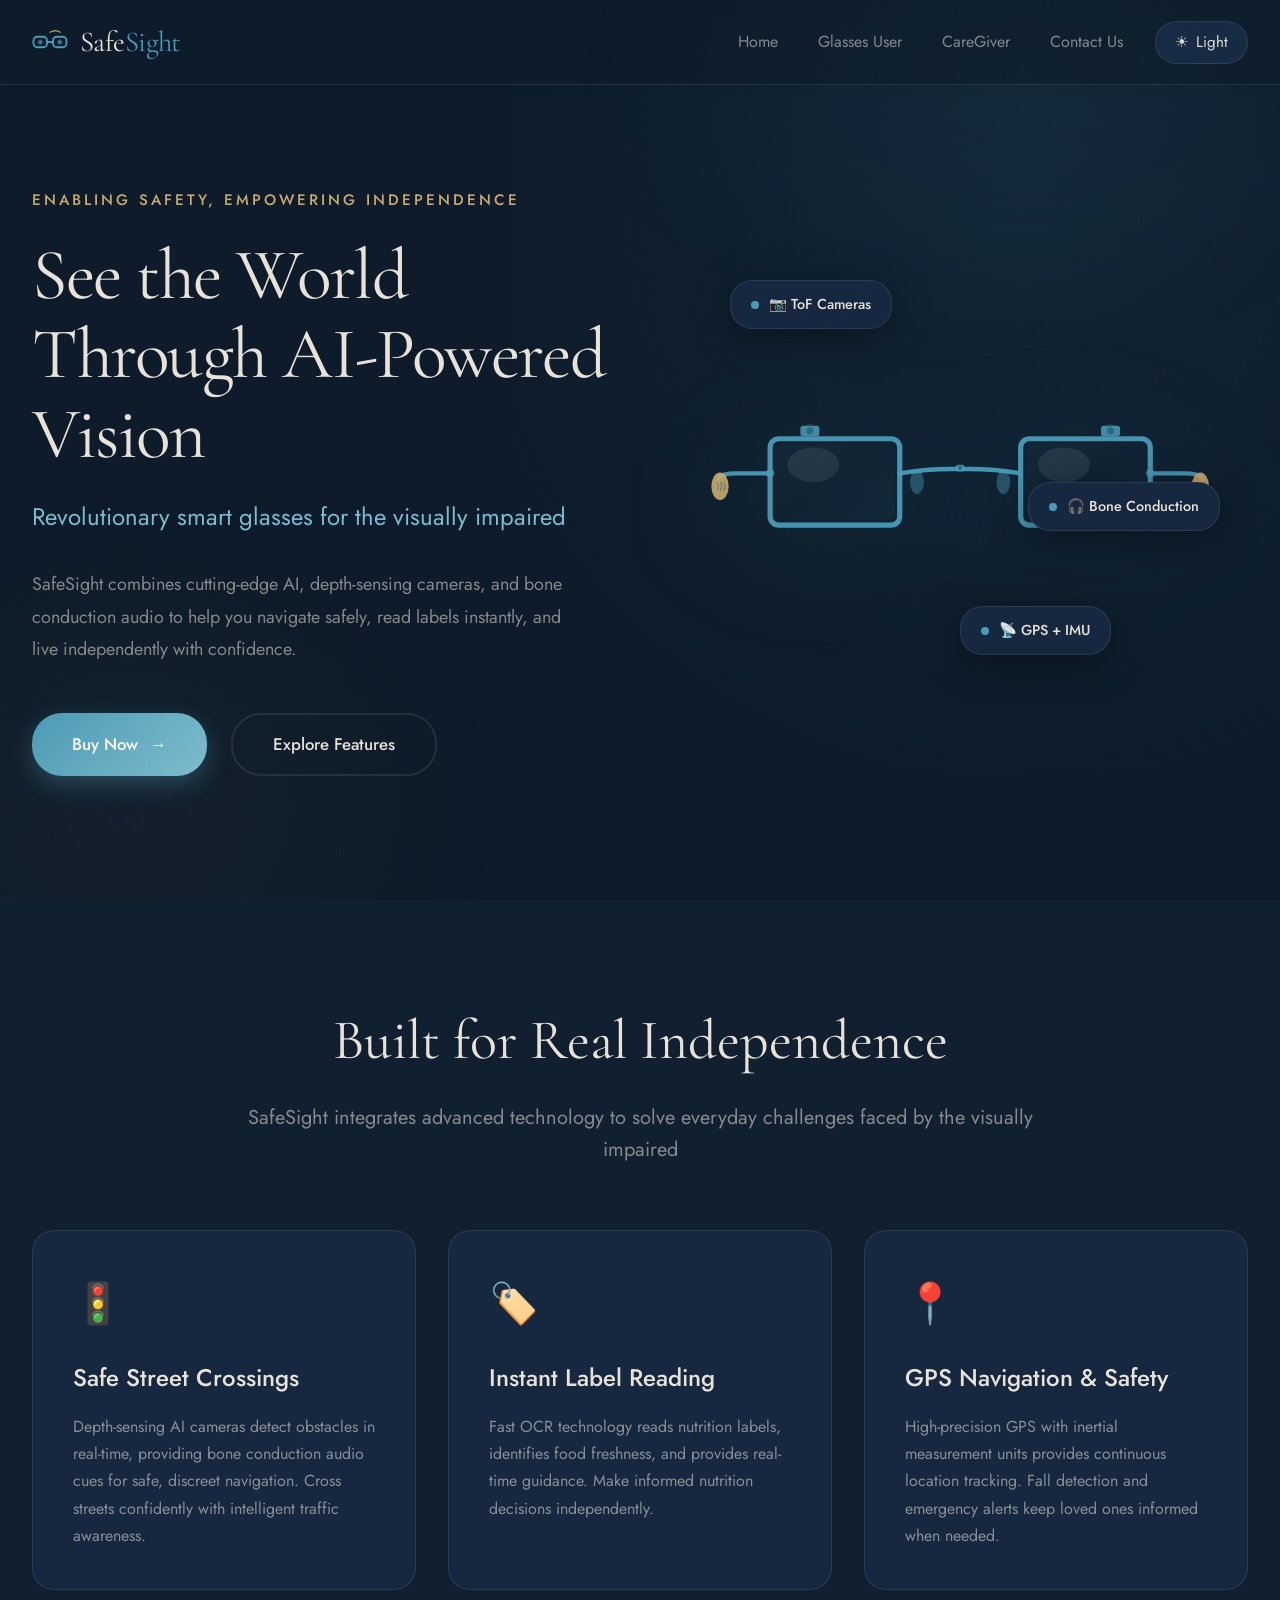
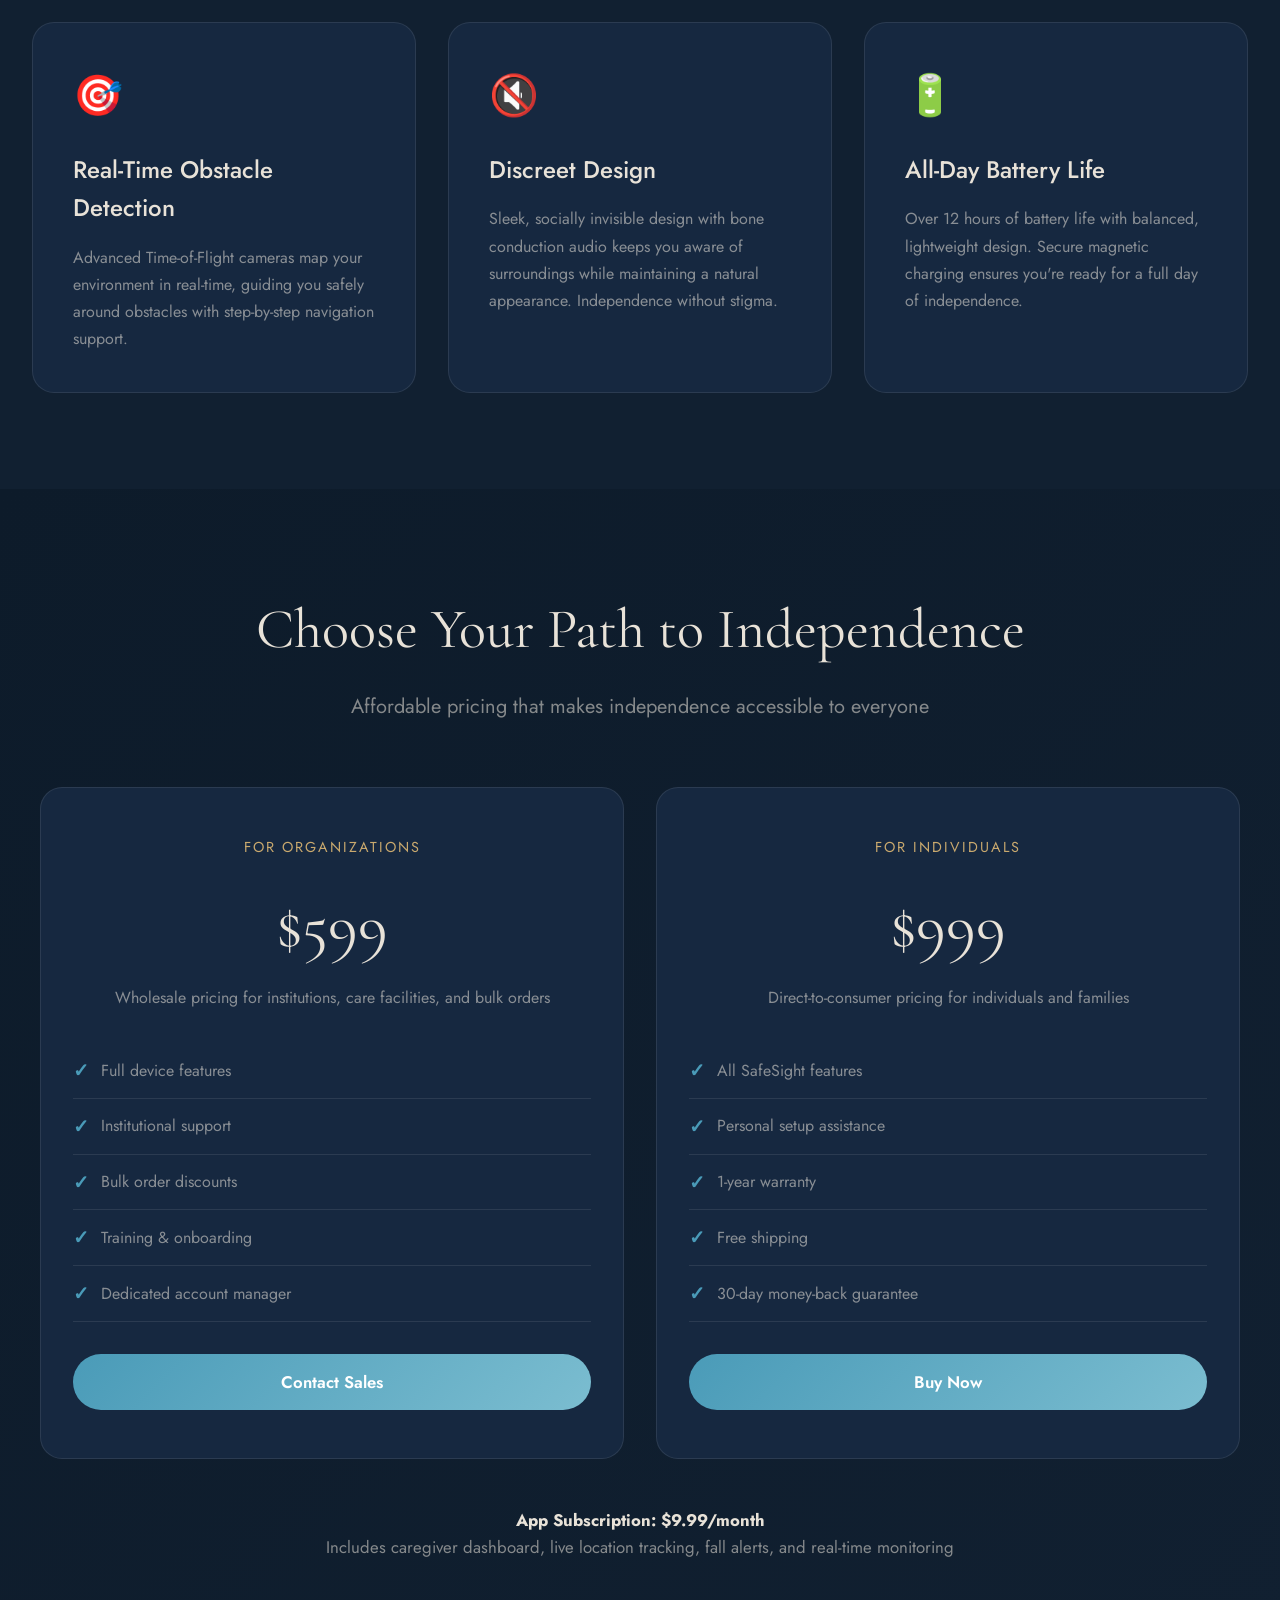
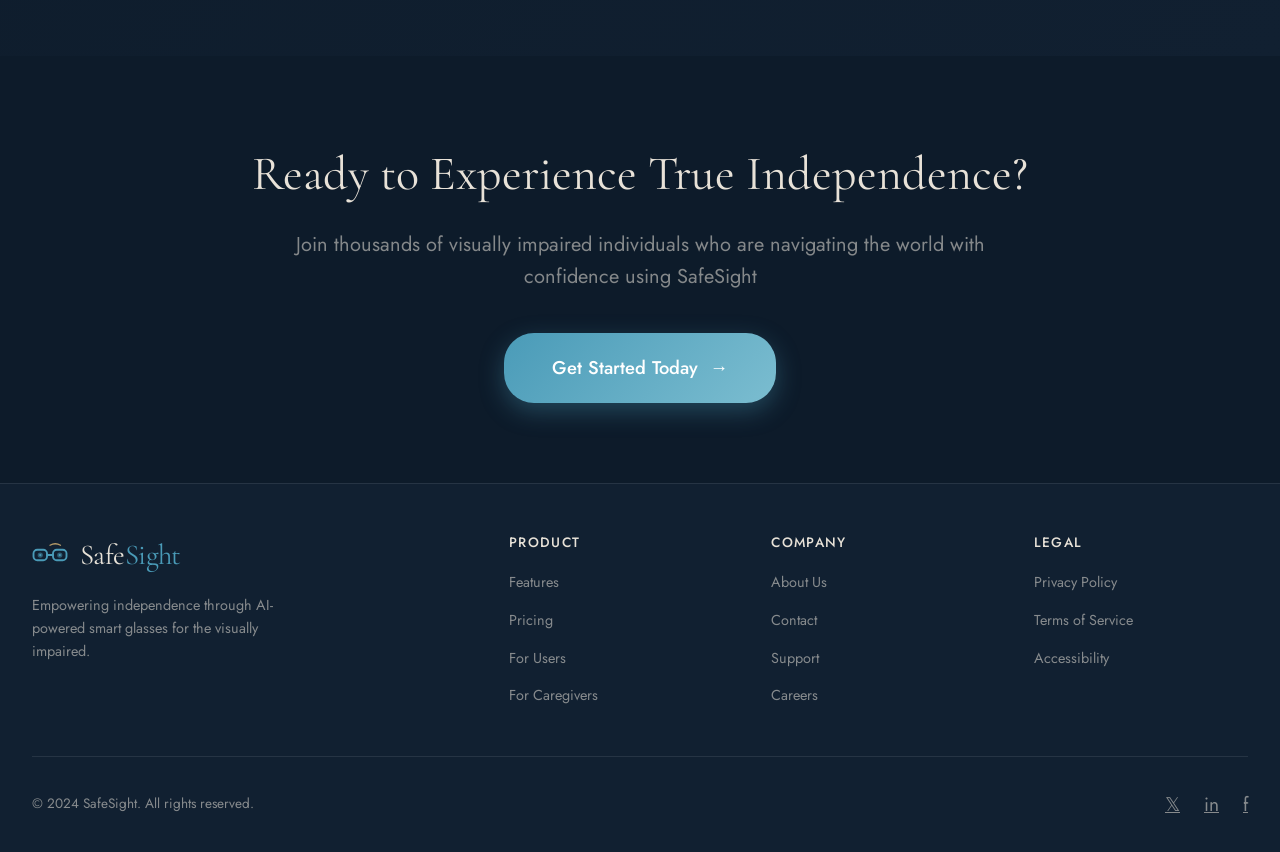
<file: home.html>
<!DOCTYPE html>
<html lang="en">
<head>
  <meta charset="UTF-8">
  <meta name="viewport" content="width=device-width, initial-scale=1.0">
  <title>SafeSight - AI-Powered Smart Glasses</title>
  <link rel="preconnect" href="https://fonts.googleapis.com">
  <link href="https://fonts.googleapis.com/css2?family=Cormorant+Garamond:ital,wght@0,300;0,400;0,500;1,300;1,400&family=Jost:wght@300;400;500;600&display=swap" rel="stylesheet">
  <link rel="stylesheet" href="styles/tokens.css">
  <style>
    * { margin: 0; padding: 0; box-sizing: border-box; }

    body {
      font-family: 'Jost', sans-serif;
      background: var(--navy);
      color: var(--cream);
      line-height: 1.6;
      overflow-x: hidden;
    }

    /* Navigation */
    .nav {
      position: fixed;
      top: 0;
      width: 100%;
      background: var(--navy);
      backdrop-filter: blur(12px);
      border-bottom: 1px solid var(--navy-border);
      z-index: 1000;
      transition: all 0.3s var(--ease);
      box-shadow: 0 2px 10px rgba(0,0,0,0.05);
    }

    .nav-container {
      max-width: 1400px;
      margin: 0 auto;
      padding: 1.2rem 2rem;
      display: flex;
      justify-content: space-between;
      align-items: center;
    }

    .nav-logo {
      display: flex;
      align-items: center;
      gap: 0.75rem;
      text-decoration: none;
      color: var(--cream);
      font-size: 1.5rem;
      font-weight: 500;
      z-index: 1001;
    }

    .nav-logo-icon {
      width: 36px;
      height: 36px;
    }

    .nav-wordmark {
      font-family: 'Cormorant Garamond', serif;
      font-size: 1.8rem;
      font-weight: 400;
      letter-spacing: -0.02em;
      color: var(--cream);
    }

    .nav-wordmark em {
      color: var(--teal);
      font-style: normal;
    }

    .nav-right {
      display: flex;
      align-items: center;
      gap: 2rem;
    }

    .nav-links {
      display: flex;
      gap: 2.5rem;
      list-style: none;
    }

    .nav-links a {
      color: var(--muted);
      text-decoration: none;
      font-weight: 400;
      font-size: 1rem;
      position: relative;
      transition: color 0.3s var(--ease);
    }

    .nav-links a::after {
      content: '';
      position: absolute;
      bottom: -6px;
      left: 0;
      width: 0;
      height: 2px;
      background: linear-gradient(90deg, var(--teal), var(--gold));
      transition: width 0.3s var(--ease);
    }

    .nav-links a:hover {
      color: var(--cream);
    }

    .nav-links a:hover::after,
    .nav-links a.active::after {
      width: 100%;
    }

    .nav-links a.active {
      color: var(--cream);
    }

    .theme-toggle {
      background: var(--navy-card);
      border: 1px solid var(--navy-border);
      color: var(--cream);
      padding: 0.6rem 1.2rem;
      border-radius: var(--r-lg);
      cursor: pointer;
      font-family: 'Jost', sans-serif;
      font-size: 0.95rem;
      display: flex;
      align-items: center;
      gap: 0.5rem;
      transition: all 0.3s var(--ease);
    }

    .theme-toggle:hover {
      background: var(--navy-hover);
      border-color: var(--teal);
    }

    .hamburger {
      display: none;
      flex-direction: column;
      gap: 5px;
      background: none;
      border: none;
      cursor: pointer;
      padding: 0.5rem;
      z-index: 1001;
    }

    .hamburger span {
      width: 25px;
      height: 2px;
      background: var(--cream);
      transition: all 0.3s var(--ease);
      border-radius: 2px;
    }

    .hamburger.active span:nth-child(1) {
      transform: rotate(45deg) translate(7px, 7px);
    }

    .hamburger.active span:nth-child(2) {
      opacity: 0;
    }

    .hamburger.active span:nth-child(3) {
      transform: rotate(-45deg) translate(7px, -7px);
    }

    @media (max-width: 968px) {
      .nav-right {
        position: fixed;
        top: 0;
        right: -100%;
        height: 100vh;
        width: 280px;
        background: var(--navy-mid);
        flex-direction: column;
        gap: 0;
        padding: 5rem 0 2rem;
        box-shadow: -4px 0 20px rgba(0,0,0,0.3);
        transition: right 0.3s var(--ease);
        align-items: stretch;
      }

      .nav-right.active {
        right: 0;
      }

      .nav-links {
        flex-direction: column;
        gap: 0;
      }

      .nav-links a {
        padding: 1.2rem 2rem;
        border-bottom: 1px solid var(--navy-border);
        font-size: 1.1rem;
      }

      .nav-links a::after {
        display: none;
      }

      .nav-links a:hover,
      .nav-links a.active {
        background: var(--navy-hover);
      }

      .theme-toggle {
        margin: 1.5rem 2rem;
        justify-content: center;
      }

      .hamburger {
        display: flex;
      }
    }

    /* Hero Section */
    .hero {
      min-height: 100vh;
      display: flex;
      align-items: center;
      padding: 8rem 2rem 4rem;
      position: relative;
      overflow: hidden;
    }

    .hero::before {
      content: '';
      position: absolute;
      top: -50%;
      right: -20%;
      width: 80%;
      height: 150%;
      background: radial-gradient(circle, rgba(74, 155, 184, 0.08) 0%, transparent 70%);
      animation: float 20s ease-in-out infinite;
    }

    @keyframes float {
      0%, 100% { transform: translate(0, 0) rotate(0deg); }
      33% { transform: translate(30px, -30px) rotate(5deg); }
      66% { transform: translate(-20px, 20px) rotate(-5deg); }
    }

    .hero-container {
      max-width: 1400px;
      margin: 0 auto;
      display: grid;
      grid-template-columns: 1fr 1fr;
      gap: 4rem;
      align-items: center;
      position: relative;
      z-index: 1;
    }

    .hero-content {
      animation: slideInLeft 0.8s var(--ease) forwards;
    }

    @keyframes slideInLeft {
      from { opacity: 0; transform: translateX(-40px); }
      to { opacity: 1; transform: translateX(0); }
    }

    .hero-tagline {
      font-size: 0.95rem;
      text-transform: uppercase;
      letter-spacing: 3px;
      color: var(--gold);
      font-weight: 500;
      margin-bottom: 1.5rem;
      opacity: 0;
      animation: fadeIn 0.6s var(--ease) 0.2s forwards;
    }

    @keyframes fadeIn {
      to { opacity: 1; }
    }

    .hero-title {
      font-family: 'Cormorant Garamond', serif;
      font-size: 4.5rem;
      line-height: 1.1;
      color: var(--cream);
      margin-bottom: 1.5rem;
      font-weight: 400;
      letter-spacing: -0.02em;
    }

    .hero-subtitle {
      font-size: 1.5rem;
      color: var(--teal-light);
      margin-bottom: 2rem;
      font-weight: 400;
    }

    .hero-description {
      font-size: 1.125rem;
      color: var(--muted);
      margin-bottom: 3rem;
      line-height: 1.8;
      max-width: 540px;
    }

    .cta-buttons {
      display: flex;
      gap: 1.5rem;
      flex-wrap: wrap;
    }

    .btn {
      padding: 1rem 2.5rem;
      border-radius: var(--r-xl);
      font-weight: 500;
      text-decoration: none;
      display: inline-flex;
      align-items: center;
      gap: 0.75rem;
      transition: all 0.3s var(--ease);
      font-size: 1.05rem;
      border: none;
      cursor: pointer;
      font-family: 'Jost', sans-serif;
    }

    .btn-primary {
      background: linear-gradient(135deg, var(--teal), var(--teal-light));
      color: #FFFFFF;
      box-shadow: 0 8px 24px rgba(74, 155, 184, 0.35);
    }

    .btn-primary:hover {
      transform: translateY(-3px);
      box-shadow: 0 12px 32px rgba(74, 155, 184, 0.45);
    }

    .btn-secondary {
      background: transparent;
      color: var(--cream);
      border: 2px solid var(--navy-border);
    }

    .btn-secondary:hover {
      background: var(--navy-hover);
      border-color: var(--gold);
    }

    /* Glasses Showcase */
    .glasses-showcase {
      position: relative;
      animation: slideInRight 0.8s var(--ease) forwards;
    }

    @keyframes slideInRight {
      from { opacity: 0; transform: translateX(40px); }
      to { opacity: 1; transform: translateX(0); }
    }

    .glasses-container {
      position: relative;
      width: 100%;
      aspect-ratio: 1;
      display: flex;
      align-items: center;
      justify-content: center;
    }

    .glasses-svg {
      width: 90%;
      height: auto;
      filter: drop-shadow(0 20px 60px rgba(74, 155, 184, 0.3));
      animation: glassesFloat 4s ease-in-out infinite;
    }

    @keyframes glassesFloat {
      0%, 100% { transform: translateY(0) rotate(0deg); }
      50% { transform: translateY(-15px) rotate(1deg); }
    }

    .feature-indicator {
      position: absolute;
      background: var(--navy-card);
      border: 1px solid var(--navy-border);
      padding: 0.75rem 1.25rem;
      border-radius: var(--r-lg);
      box-shadow: var(--shadow-card);
      font-size: 0.9rem;
      font-weight: 500;
      color: var(--cream);
      opacity: 0;
      animation: fadeInPulse 0.8s var(--ease) forwards;
      display: flex;
      align-items: center;
      gap: 0.6rem;
      backdrop-filter: blur(8px);
    }

    .feature-indicator::before {
      content: '';
      width: 8px;
      height: 8px;
      border-radius: 50%;
      background: var(--teal);
      animation: pulse 2s ease-in-out infinite;
    }

    @keyframes pulse {
      0%, 100% { transform: scale(1); opacity: 1; }
      50% { transform: scale(1.4); opacity: 0.6; }
    }

    @keyframes fadeInPulse {
      from {
        opacity: 0;
        transform: scale(0.9);
      }
      to {
        opacity: 1;
        transform: scale(1);
      }
    }

    .feature-camera {
      top: 15%;
      left: 10%;
      animation-delay: 0.5s;
    }

    .feature-audio {
      top: 50%;
      right: 5%;
      animation-delay: 1s;
    }

    .feature-sensors {
      bottom: 20%;
      left: 50%;
      transform: translateX(-50%);
      animation-delay: 1.5s;
    }

    /* Features Section */
    .features {
      padding: 6rem 2rem;
      background: var(--navy-mid);
    }

    .section-header {
      text-align: center;
      max-width: 800px;
      margin: 0 auto 4rem;
    }

    .section-title {
      font-family: 'Cormorant Garamond', serif;
      font-size: 3.5rem;
      color: var(--cream);
      margin-bottom: 1rem;
      font-weight: 400;
    }

    .section-subtitle {
      font-size: 1.25rem;
      color: var(--muted);
      line-height: 1.6;
    }

    .features-grid {
      max-width: 1400px;
      margin: 0 auto;
      display: grid;
      grid-template-columns: repeat(auto-fit, minmax(320px, 1fr));
      gap: 2rem;
    }

    .feature-card {
      background: var(--navy-card);
      padding: 2.5rem;
      border-radius: var(--r-lg);
      border: 1px solid var(--navy-border);
      transition: all 0.4s var(--ease);
      position: relative;
      overflow: hidden;
    }

    .feature-card::before {
      content: '';
      position: absolute;
      top: 0;
      left: 0;
      width: 100%;
      height: 3px;
      background: linear-gradient(90deg, var(--teal), var(--gold));
      transform: scaleX(0);
      transition: transform 0.4s var(--ease);
    }

    .feature-card:hover {
      transform: translateY(-8px);
      box-shadow: var(--shadow-card);
      border-color: var(--navy-raised);
    }

    .feature-card:hover::before {
      transform: scaleX(1);
    }

    .feature-icon {
      font-size: 2.5rem;
      margin-bottom: 1.5rem;
      display: block;
    }

    .feature-title {
      font-size: 1.5rem;
      font-weight: 500;
      color: var(--cream);
      margin-bottom: 1rem;
    }

    .feature-description {
      color: var(--muted);
      line-height: 1.7;
    }

    /* Pricing Section */
    .pricing {
      padding: 6rem 2rem;
      background: linear-gradient(135deg, #0D1B2A 0%, #112031 100%);
    }

    .pricing-grid {
      max-width: 1200px;
      margin: 4rem auto 0;
      display: grid;
      grid-template-columns: repeat(auto-fit, minmax(320px, 1fr));
      gap: 2rem;
    }

    .pricing-card {
      background: var(--navy-card);
      border: 1px solid var(--navy-border);
      border-radius: var(--r-lg);
      padding: 3rem 2rem;
      text-align: center;
      transition: all 0.4s var(--ease);
    }

    .pricing-card:hover {
      transform: translateY(-8px);
      box-shadow: var(--shadow-card);
      border-color: var(--teal);
    }

    .pricing-label {
      font-size: 0.9rem;
      text-transform: uppercase;
      letter-spacing: 2px;
      color: var(--gold);
      margin-bottom: 1rem;
    }

    .pricing-price {
      font-family: 'Cormorant Garamond', serif;
      font-size: 4rem;
      font-weight: 400;
      margin-bottom: 0.5rem;
      color: var(--cream);
    }

    .pricing-description {
      font-size: 1rem;
      color: var(--muted);
      margin-bottom: 2rem;
    }

    .pricing-features {
      list-style: none;
      margin-bottom: 2rem;
      text-align: left;
    }

    .pricing-features li {
      padding: 0.75rem 0;
      border-bottom: 1px solid var(--navy-border);
      display: flex;
      align-items: center;
      gap: 0.75rem;
      color: var(--muted);
    }

    .pricing-features li::before {
      content: '✓';
      color: var(--teal);
      font-weight: 600;
      font-size: 1.2rem;
    }

    .btn-buy {
      background: linear-gradient(135deg, var(--teal), var(--teal-light));
      color: #FFFFFF;
      width: 100%;
      justify-content: center;
      font-weight: 600;
    }

    .btn-buy:hover {
      transform: translateY(-2px);
      box-shadow: 0 8px 24px rgba(74, 155, 184, 0.4);
    }

    .pricing-note {
      text-align: center;
      margin-top: 3rem;
      color: var(--muted);
      font-size: 1.05rem;
    }

    .pricing-note strong {
      color: var(--cream);
    }

    /* Footer CTA */
    .footer-cta {
      padding: 5rem 2rem;
      background: var(--navy);
      text-align: center;
    }

    .footer-cta h2 {
      font-family: 'Cormorant Garamond', serif;
      font-size: 3rem;
      color: var(--cream);
      margin-bottom: 1rem;
      font-weight: 400;
    }

    .footer-cta p {
      font-size: 1.25rem;
      color: var(--muted);
      margin-bottom: 2.5rem;
      max-width: 700px;
      margin-left: auto;
      margin-right: auto;
    }

    /* Footer */
    .footer {
      background: var(--navy-mid);
      border-top: 1px solid var(--navy-border);
      padding: 3rem 2rem 2rem;
    }

    .footer-container {
      max-width: 1400px;
      margin: 0 auto;
      display: grid;
      grid-template-columns: 2fr 1fr 1fr 1fr;
      gap: 3rem;
      margin-bottom: 3rem;
    }

    .footer-brand {
      display: flex;
      flex-direction: column;
      gap: 1rem;
    }

    .footer-logo {
      display: flex;
      align-items: center;
      gap: 0.75rem;
      text-decoration: none;
      color: var(--cream);
    }

    .footer-logo-icon {
      width: 36px;
      height: 36px;
    }

    .footer-wordmark {
      font-family: 'Cormorant Garamond', serif;
      font-size: 1.8rem;
      font-weight: 400;
      letter-spacing: -0.02em;
      color: var(--cream);
    }

    .footer-wordmark em {
      color: var(--teal);
      font-style: normal;
    }

    .footer-tagline {
      font-size: 0.9rem;
      color: var(--muted);
      line-height: 1.6;
      max-width: 280px;
    }

    .footer-section h3 {
      font-size: 0.85rem;
      text-transform: uppercase;
      letter-spacing: 0.1em;
      color: var(--cream);
      margin-bottom: 1rem;
      font-weight: 500;
    }

    .footer-links {
      list-style: none;
      display: flex;
      flex-direction: column;
      gap: 0.75rem;
    }

    .footer-links a {
      color: var(--muted);
      text-decoration: none;
      font-size: 0.9rem;
      transition: color 0.3s var(--ease);
    }

    .footer-links a:hover {
      color: var(--teal);
    }

    .footer-bottom {
      border-top: 1px solid var(--navy-border);
      padding-top: 2rem;
      display: flex;
      justify-content: space-between;
      align-items: center;
      flex-wrap: wrap;
      gap: 1rem;
    }

    .footer-copyright {
      font-size: 0.85rem;
      color: var(--muted);
    }

    .footer-social {
      display: flex;
      gap: 1.5rem;
    }

    .footer-social a {
      color: var(--muted);
      font-size: 1.2rem;
      transition: color 0.3s var(--ease);
    }

    .footer-social a:hover {
      color: var(--teal);
    }

    /* Responsive */
    @media (max-width: 968px) {
      .hero-container {
        grid-template-columns: 1fr;
        text-align: center;
      }

      .hero-title {
        font-size: 3.5rem;
      }

      .hero-description {
        margin-left: auto;
        margin-right: auto;
      }

      .cta-buttons {
        justify-content: center;
      }

      .glasses-showcase {
        order: -1;
      }

      .footer-container {
        grid-template-columns: 1fr;
        gap: 2rem;
      }

      .footer-bottom {
        flex-direction: column;
        text-align: center;
      }
    }

    @media (max-width: 640px) {
      .hero-title {
        font-size: 2.5rem;
      }

      .section-title {
        font-size: 2.5rem;
      }

      .pricing-price {
        font-size: 3rem;
      }

      .nav-wordmark {
        font-size: 1.4rem;
      }
    }
  </style>
</head>
<body class="dark">

  <!-- Navigation -->
  <nav class="nav">
    <div class="nav-container">
      <a href="index.html" class="nav-logo">
        <svg class="nav-logo-icon" viewBox="0 0 48 48" fill="none" xmlns="http://www.w3.org/2000/svg">
          <rect x="2" y="17" width="18" height="14" rx="5" stroke="#4A9BB8" stroke-width="2.5"/>
          <rect x="28" y="17" width="18" height="14" rx="5" stroke="#4A9BB8" stroke-width="2.5"/>
          <path d="M20 24h8" stroke="#4A9BB8" stroke-width="2.5" stroke-linecap="round"/>
          <circle cx="11" cy="24" r="3.5" fill="rgba(74,155,184,0.5)"/>
          <circle cx="11" cy="24" r="1.5" fill="#4A9BB8"/>
          <circle cx="37" cy="24" r="3.5" fill="rgba(74,155,184,0.5)"/>
          <circle cx="37" cy="24" r="1.5" fill="#4A9BB8"/>
          <path d="M24 11 Q31 7 38 11" stroke="#C9A96E" stroke-width="1.8" stroke-linecap="round" fill="none" opacity="0.9"/>
        </svg>
        <span class="nav-wordmark">Safe<em>Sight</em></span>
      </a>
      
      <button class="hamburger" onclick="toggleMenu()" aria-label="Toggle menu">
        <span></span>
        <span></span>
        <span></span>
      </button>

      <div class="nav-right" id="navRight">
        <ul class="nav-links">
          <li><a href="index.html">Home</a></li>
          <li><a href="app.html#user">Glasses User</a></li>
          <li><a href="app.html#caregiver">CareGiver</a></li>
          <li><a href="contact.html">Contact Us</a></li>
        </ul>
        <button class="theme-toggle" onclick="toggleTheme()">
          <span id="theme-icon">☀</span>
          <span id="theme-text">Light</span>
        </button>
      </div>
    </div>
  </nav>

  <!-- Hero Section -->
  <section class="hero">
    <div class="hero-container">
      <div class="hero-content">
        <div class="hero-tagline">Enabling Safety, Empowering Independence</div>
        <h1 class="hero-title">See the World Through AI-Powered Vision</h1>
        <p class="hero-subtitle">Revolutionary smart glasses for the visually impaired</p>
        <p class="hero-description">
          SafeSight combines cutting-edge AI, depth-sensing cameras, and bone conduction audio to help you navigate safely, read labels instantly, and live independently with confidence.
        </p>
        <div class="cta-buttons">
          <a href="#pricing" class="btn btn-primary">
            Buy Now
            <span>→</span>
          </a>
          <a href="#features" class="btn btn-secondary">
            Explore Features
          </a>
        </div>
      </div>

      <div class="glasses-showcase">
        <div class="glasses-container">
          <!-- Realistic Square Glasses SVG -->
          <svg class="glasses-svg" viewBox="0 0 600 280" xmlns="http://www.w3.org/2000/svg">
            <defs>
              <!-- Gradients -->
              <linearGradient id="frameGradient" x1="0%" y1="0%" x2="100%" y2="100%">
                <stop offset="0%" style="stop-color:#2C5F7C"/>
                <stop offset="100%" style="stop-color:#1E4A5F"/>
              </linearGradient>
              
              <linearGradient id="lensGradient" x1="0%" y1="0%" x2="100%" y2="100%">
                <stop offset="0%" style="stop-color:#4A9BB8;stop-opacity:0.12"/>
                <stop offset="50%" style="stop-color:#2C5F7C;stop-opacity:0.06"/>
                <stop offset="100%" style="stop-color:#4A9BB8;stop-opacity:0.12"/>
              </linearGradient>

              <!-- Glow effect -->
              <filter id="glow">
                <feGaussianBlur stdDeviation="2" result="coloredBlur"/>
                <feMerge>
                  <feMergeNode in="coloredBlur"/>
                  <feMergeNode in="SourceGraphic"/>
                </feMerge>
              </filter>
            </defs>

            <!-- Left Lens Frame -->
            <g id="left-lens">
              <!-- Outer frame -->
              <rect x="80" y="90" width="150" height="100" rx="10" ry="10" 
                    fill="none" stroke="#4A9BB8" stroke-width="6" opacity="0.95"/>
              <!-- Inner lens -->
              <rect x="86" y="96" width="138" height="88" rx="8" ry="8" 
                    fill="url(#lensGradient)" opacity="0.5"/>
              <!-- Subtle reflection -->
              <ellipse cx="130" cy="120" rx="30" ry="20" fill="white" opacity="0.08"/>
            </g>

            <!-- Right Lens Frame -->
            <g id="right-lens">
              <!-- Outer frame -->
              <rect x="370" y="90" width="150" height="100" rx="10" ry="10" 
                    fill="none" stroke="#4A9BB8" stroke-width="6" opacity="0.95"/>
              <!-- Inner lens -->
              <rect x="376" y="96" width="138" height="88" rx="8" ry="8" 
                    fill="url(#lensGradient)" opacity="0.5"/>
              <!-- Subtle reflection -->
              <ellipse cx="420" cy="120" rx="30" ry="20" fill="white" opacity="0.08"/>
            </g>

            <!-- Bridge (Realistic nose bridge - SHORT and elegant) -->
            <g id="bridge">
              <!-- Top bridge connector -->
              <path d="M 230 130 Q 260 125 290 125 L 310 125 Q 340 125 370 130" 
                    stroke="#4A9BB8" stroke-width="5" fill="none" opacity="0.95" stroke-linecap="round"/>
              <!-- Nose pads (small, subtle) -->
              <ellipse cx="250" cy="140" rx="8" ry="14" fill="#4A9BB8" opacity="0.4"/>
              <ellipse cx="350" cy="140" rx="8" ry="14" fill="#4A9BB8" opacity="0.4"/>
            </g>

            <!-- Left Temple -->
            <g id="left-temple">
              <path d="M 80 130 L 40 130 Q 25 130 20 135 L 18 150" 
                    stroke="#4A9BB8" stroke-width="5" fill="none" opacity="0.95" stroke-linecap="round"/>
              <!-- Temple hinge -->
              <circle cx="80" cy="130" r="5" fill="#4A9BB8" opacity="0.7"/>
            </g>

            <!-- Right Temple -->
            <g id="right-temple">
              <path d="M 520 130 L 560 130 Q 575 130 580 135 L 582 150" 
                    stroke="#4A9BB8" stroke-width="5" fill="none" opacity="0.95" stroke-linecap="round"/>
              <!-- Temple hinge -->
              <circle cx="520" cy="130" r="5" fill="#4A9BB8" opacity="0.7"/>
            </g>

            <!-- Camera Modules (Top of lenses) -->
            <g id="cameras">
              <!-- Left camera -->
              <rect x="115" y="75" width="22" height="12" rx="3" fill="#4A9BB8" opacity="0.85"/>
              <circle cx="126" cy="81" r="4" fill="#2C5F7C">
                <animate attributeName="opacity" values="1;0.5;1" dur="2s" repeatCount="indefinite"/>
              </circle>
              <circle cx="126" cy="81" r="6" fill="none" stroke="#4A9BB8" stroke-width="1" opacity="0.5">
                <animate attributeName="r" values="6;9;6" dur="2s" repeatCount="indefinite"/>
                <animate attributeName="opacity" values="0.5;0.2;0.5" dur="2s" repeatCount="indefinite"/>
              </circle>

              <!-- Right camera -->
              <rect x="463" y="75" width="22" height="12" rx="3" fill="#4A9BB8" opacity="0.85"/>
              <circle cx="474" cy="81" r="4" fill="#2C5F7C">
                <animate attributeName="opacity" values="1;0.5;1" dur="2s" repeatCount="indefinite"/>
              </circle>
              <circle cx="474" cy="81" r="6" fill="none" stroke="#4A9BB8" stroke-width="1" opacity="0.5">
                <animate attributeName="r" values="6;9;6" dur="2s" repeatCount="indefinite"/>
                <animate attributeName="opacity" values="0.5;0.2;0.5" dur="2s" repeatCount="indefinite"/>
              </circle>
            </g>

            <!-- Bone Conduction Audio (Temple tips) -->
            <g id="audio-modules">
              <!-- Left audio -->
              <ellipse cx="22" cy="145" rx="10" ry="16" fill="#C9A96E" opacity="0.9"/>
              <path d="M 18 140 Q 22 145 18 150" stroke="#2C5F7C" stroke-width="1.5" fill="none" opacity="0.5"/>
              <path d="M 22 140 Q 26 145 22 150" stroke="#2C5F7C" stroke-width="1.5" fill="none" opacity="0.5"/>
              <path d="M 26 140 Q 30 145 26 150" stroke="#2C5F7C" stroke-width="1.5" fill="none" opacity="0.5"/>

              <!-- Right audio -->
              <ellipse cx="578" cy="145" rx="10" ry="16" fill="#C9A96E" opacity="0.9"/>
              <path d="M 574 140 Q 578 145 574 150" stroke="#2C5F7C" stroke-width="1.5" fill="none" opacity="0.5"/>
              <path d="M 578 140 Q 582 145 578 150" stroke="#2C5F7C" stroke-width="1.5" fill="none" opacity="0.5"/>
              <path d="M 582 140 Q 586 145 582 150" stroke="#2C5F7C" stroke-width="1.5" fill="none" opacity="0.5"/>
            </g>

            <!-- GPS/IMU Sensor (Center bridge) -->
            <g id="center-sensor">
              <rect x="295" y="120" width="10" height="8" rx="2" fill="#4A9BB8" opacity="0.75"/>
              <circle cx="300" cy="124" r="2" fill="#2C5F7C">
                <animate attributeName="opacity" values="1;0.4;1" dur="1.5s" repeatCount="indefinite"/>
              </circle>
            </g>
          </svg>

          <!-- Feature Indicators -->
          <div class="feature-indicator feature-camera">
            📷 ToF Cameras
          </div>
          <div class="feature-indicator feature-audio">
            🎧 Bone Conduction
          </div>
          <div class="feature-indicator feature-sensors">
            📡 GPS + IMU
          </div>
        </div>
      </div>
    </div>
  </section>

  <!-- Features Section -->
  <section class="features" id="features">
    <div class="section-header">
      <h2 class="section-title">Built for Real Independence</h2>
      <p class="section-subtitle">SafeSight integrates advanced technology to solve everyday challenges faced by the visually impaired</p>
    </div>

    <div class="features-grid">
      <div class="feature-card">
        <span class="feature-icon">🚦</span>
        <h3 class="feature-title">Safe Street Crossings</h3>
        <p class="feature-description">
          Depth-sensing AI cameras detect obstacles in real-time, providing bone conduction audio cues for safe, discreet navigation. Cross streets confidently with intelligent traffic awareness.
        </p>
      </div>

      <div class="feature-card">
        <span class="feature-icon">🏷️</span>
        <h3 class="feature-title">Instant Label Reading</h3>
        <p class="feature-description">
          Fast OCR technology reads nutrition labels, identifies food freshness, and provides real-time guidance. Make informed nutrition decisions independently.
        </p>
      </div>

      <div class="feature-card">
        <span class="feature-icon">📍</span>
        <h3 class="feature-title">GPS Navigation & Safety</h3>
        <p class="feature-description">
          High-precision GPS with inertial measurement units provides continuous location tracking. Fall detection and emergency alerts keep loved ones informed when needed.
        </p>
      </div>

      <div class="feature-card">
        <span class="feature-icon">🎯</span>
        <h3 class="feature-title">Real-Time Obstacle Detection</h3>
        <p class="feature-description">
          Advanced Time-of-Flight cameras map your environment in real-time, guiding you safely around obstacles with step-by-step navigation support.
        </p>
      </div>

      <div class="feature-card">
        <span class="feature-icon">🔇</span>
        <h3 class="feature-title">Discreet Design</h3>
        <p class="feature-description">
          Sleek, socially invisible design with bone conduction audio keeps you aware of surroundings while maintaining a natural appearance. Independence without stigma.
        </p>
      </div>

      <div class="feature-card">
        <span class="feature-icon">🔋</span>
        <h3 class="feature-title">All-Day Battery Life</h3>
        <p class="feature-description">
          Over 12 hours of battery life with balanced, lightweight design. Secure magnetic charging ensures you're ready for a full day of independence.
        </p>
      </div>
    </div>
  </section>

  <!-- Pricing Section -->
  <section class="pricing" id="pricing">
    <div class="section-header">
      <h2 class="section-title">Choose Your Path to Independence</h2>
      <p class="section-subtitle">
        Affordable pricing that makes independence accessible to everyone
      </p>
    </div>

    <div class="pricing-grid">
      <div class="pricing-card">
        <div class="pricing-label">For Organizations</div>
        <div class="pricing-price">$599</div>
        <p class="pricing-description">Wholesale pricing for institutions, care facilities, and bulk orders</p>
        <ul class="pricing-features">
          <li>Full device features</li>
          <li>Institutional support</li>
          <li>Bulk order discounts</li>
          <li>Training & onboarding</li>
          <li>Dedicated account manager</li>
        </ul>
        <button class="btn btn-buy" onclick="showComingSoon(this)">Contact Sales</button>
      </div>

      <div class="pricing-card">
        <div class="pricing-label">For Individuals</div>
        <div class="pricing-price">$999</div>
        <p class="pricing-description">Direct-to-consumer pricing for individuals and families</p>
        <ul class="pricing-features">
          <li>All SafeSight features</li>
          <li>Personal setup assistance</li>
          <li>1-year warranty</li>
          <li>Free shipping</li>
          <li>30-day money-back guarantee</li>
        </ul>
        <button class="btn btn-buy" onclick="showComingSoon(this)">Buy Now</button>
      </div>
    </div>

    <div class="pricing-note">
      <p>
        <strong>App Subscription: $9.99/month</strong><br>
        Includes caregiver dashboard, live location tracking, fall alerts, and real-time monitoring
      </p>
    </div>
  </section>

  <!-- Footer CTA -->
  <section class="footer-cta">
    <h2>Ready to Experience True Independence?</h2>
    <p>Join thousands of visually impaired individuals who are navigating the world with confidence using SafeSight</p>
    <a href="#pricing" class="btn btn-primary" style="font-size: 1.15rem; padding: 1.25rem 3rem;">
      Get Started Today
      <span>→</span>
    </a>
  </section>

  <!-- Footer -->
  <footer class="footer">
    <div class="footer-container">
      <div class="footer-brand">
        <a href="index.html" class="footer-logo">
          <svg class="footer-logo-icon" viewBox="0 0 48 48" fill="none" xmlns="http://www.w3.org/2000/svg">
            <rect x="2" y="17" width="18" height="14" rx="5" stroke="#4A9BB8" stroke-width="2.5"/>
            <rect x="28" y="17" width="18" height="14" rx="5" stroke="#4A9BB8" stroke-width="2.5"/>
            <path d="M20 24h8" stroke="#4A9BB8" stroke-width="2.5" stroke-linecap="round"/>
            <circle cx="11" cy="24" r="3.5" fill="rgba(74,155,184,0.5)"/>
            <circle cx="11" cy="24" r="1.5" fill="#4A9BB8"/>
            <circle cx="37" cy="24" r="3.5" fill="rgba(74,155,184,0.5)"/>
            <circle cx="37" cy="24" r="1.5" fill="#4A9BB8"/>
            <path d="M24 11 Q31 7 38 11" stroke="#C9A96E" stroke-width="1.8" stroke-linecap="round" fill="none" opacity="0.9"/>
          </svg>
          <span class="footer-wordmark">Safe<em>Sight</em></span>
        </a>
        <p class="footer-tagline">
          Empowering independence through AI-powered smart glasses for the visually impaired.
        </p>
      </div>

      <div class="footer-section">
        <h3>Product</h3>
        <ul class="footer-links">
          <li><a href="#features">Features</a></li>
          <li><a href="#pricing">Pricing</a></li>
          <li><a href="app.html#user">For Users</a></li>
          <li><a href="app.html#caregiver">For Caregivers</a></li>
        </ul>
      </div>

      <div class="footer-section">
        <h3>Company</h3>
        <ul class="footer-links">
          <li><a href="#about">About Us</a></li>
          <li><a href="#contact">Contact</a></li>
          <li><a href="#support">Support</a></li>
          <li><a href="#careers">Careers</a></li>
        </ul>
      </div>

      <div class="footer-section">
        <h3>Legal</h3>
        <ul class="footer-links">
          <li><a href="#privacy">Privacy Policy</a></li>
          <li><a href="#terms">Terms of Service</a></li>
          <li><a href="#accessibility">Accessibility</a></li>
        </ul>
      </div>
    </div>

    <div class="footer-bottom">
      <p class="footer-copyright">
        © 2024 SafeSight. All rights reserved.
      </p>
      <div class="footer-social">
        <a href="#" aria-label="Twitter">𝕏</a>
        <a href="#" aria-label="LinkedIn">in</a>
        <a href="#" aria-label="Facebook">f</a>
      </div>
    </div>
  </footer>

  <script>
    // Theme toggle
    let currentTheme = 'dark';

    function toggleTheme() {
      currentTheme = currentTheme === 'dark' ? 'light' : 'dark';
      document.body.classList.toggle('dark', currentTheme === 'dark');
      
      const icon = document.getElementById('theme-icon');
      const text = document.getElementById('theme-text');
      
      if (currentTheme === 'dark') {
        icon.textContent = '☀';
        text.textContent = 'Light';
      } else {
        icon.textContent = '☽';
        text.textContent = 'Dark';
      }
      
      localStorage.setItem('safesight-theme', currentTheme);
    }

    window.addEventListener('DOMContentLoaded', () => {
      const savedTheme = localStorage.getItem('safesight-theme');
      if (savedTheme && savedTheme !== currentTheme) {
        toggleTheme();
      }
    });

    function toggleMenu() {
      const hamburger = document.querySelector('.hamburger');
      const navRight = document.getElementById('navRight');
      
      hamburger.classList.toggle('active');
      navRight.classList.toggle('active');
    }

    document.querySelectorAll('.nav-links a').forEach(link => {
      link.addEventListener('click', () => {
        const hamburger = document.querySelector('.hamburger');
        const navRight = document.getElementById('navRight');
        hamburger.classList.remove('active');
        navRight.classList.remove('active');
      });
    });

    document.addEventListener('click', (e) => {
      const navRight = document.getElementById('navRight');
      const hamburger = document.querySelector('.hamburger');
      const navContainer = document.querySelector('.nav-container');
      
      if (!navContainer.contains(e.target) && navRight.classList.contains('active')) {
        hamburger.classList.remove('active');
        navRight.classList.remove('active');
      }
    });

    document.querySelectorAll('a[href^="#"]').forEach(anchor => {
      anchor.addEventListener('click', function (e) {
        e.preventDefault();
        const target = document.querySelector(this.getAttribute('href'));
        if (target) {
          target.scrollIntoView({ behavior: 'smooth', block: 'start' });
        }
      });
    });

    window.addEventListener('scroll', () => {
      const sections = document.querySelectorAll('section[id]');
      const navLinks = document.querySelectorAll('.nav-links a');
      
      let current = '';
      sections.forEach(section => {
        const sectionTop = section.offsetTop;
        if (window.pageYOffset >= sectionTop - 200) {
          current = section.getAttribute('id');
        }
      });

      navLinks.forEach(link => {
        link.classList.remove('active');
        if (link.getAttribute('href') === '#' + current) {
          link.classList.add('active');
        }
      });
    });

    function showComingSoon(btn) {
      const originalText = btn.innerHTML;
      btn.innerHTML = '✓ Coming Soon!';
      btn.style.background = 'linear-gradient(135deg, var(--gold), var(--gold-light))';
      
      setTimeout(() => {
        btn.innerHTML = originalText;
        btn.style.background = '';
      }, 2000);
    }

    const observerOptions = {
      threshold: 0.1,
      rootMargin: '0px 0px -100px 0px'
    };

    const observer = new IntersectionObserver((entries) => {
      entries.forEach(entry => {
        if (entry.isIntersecting) {
          entry.target.style.opacity = '1';
          entry.target.style.transform = 'translateY(0)';
        }
      });
    }, observerOptions);

    document.querySelectorAll('.feature-card, .pricing-card').forEach(card => {
      card.style.opacity = '0';
      card.style.transform = 'translateY(30px)';
      card.style.transition = 'opacity 0.6s ease, transform 0.6s ease';
      observer.observe(card);
    });

    if (window.location.hash === '#user' || window.location.hash === '#caregiver') {
      window.location.href = 'app.html' + window.location.hash;
    }
  </script>

</body>
</html>
</file>
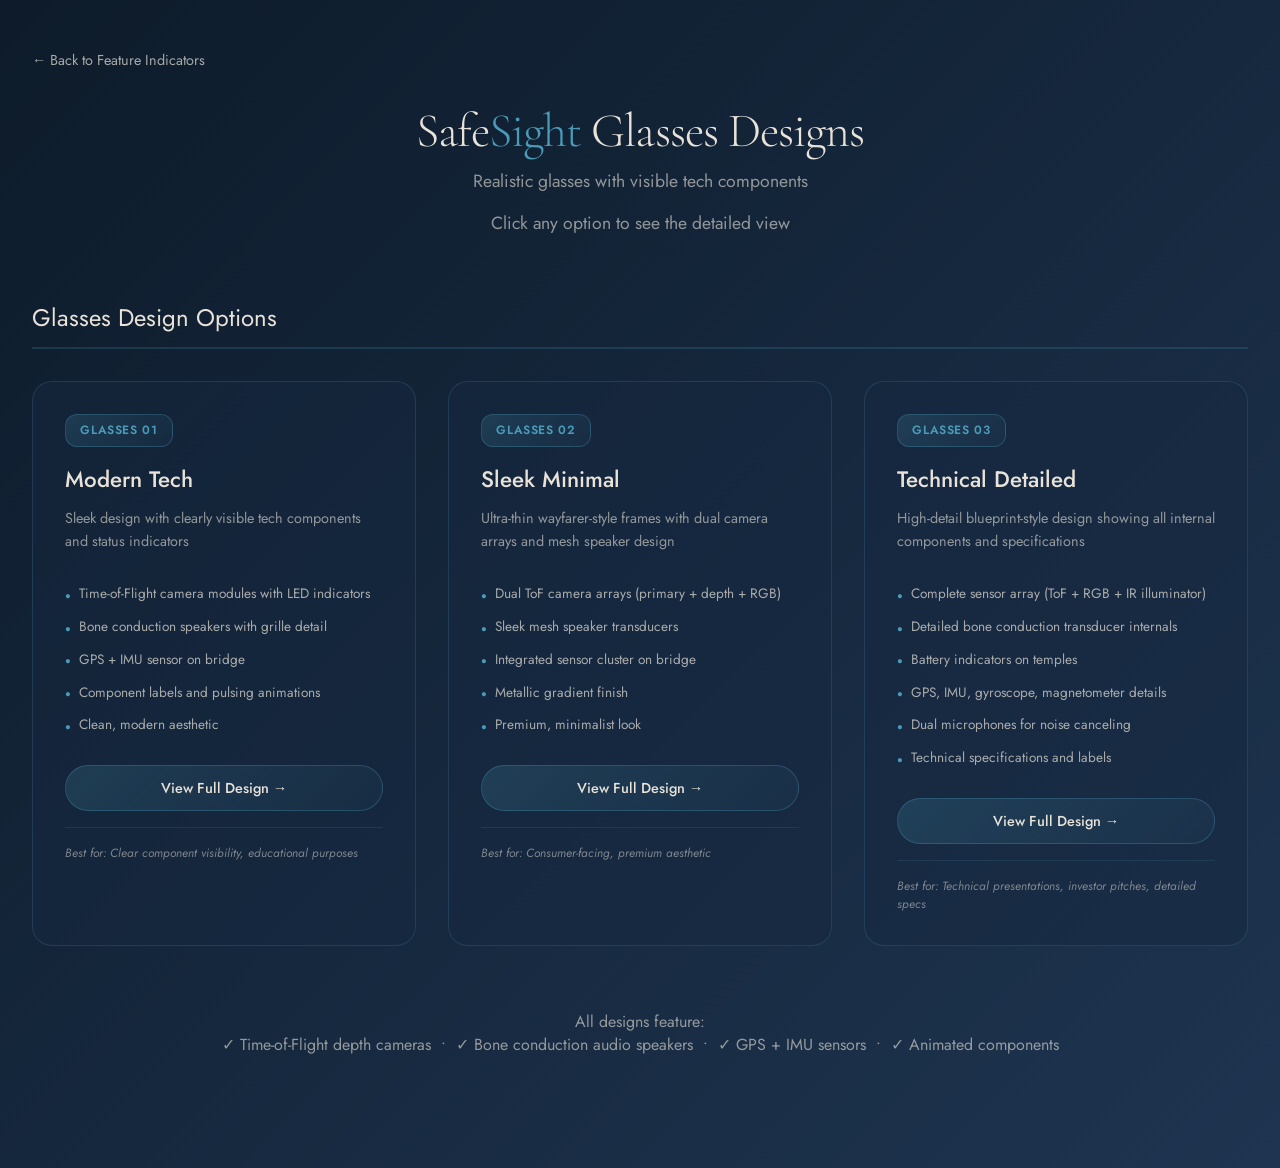
<file: design-options/glasses-index.html>
<!DOCTYPE html>
<html lang="en">
<head>
  <meta charset="UTF-8">
  <meta name="viewport" content="width=device-width, initial-scale=1.0">
  <title>SafeSight - Glasses Design Options</title>
  <link href="https://fonts.googleapis.com/css2?family=Cormorant+Garamond:ital,wght@0,300;0,400;0,500;1,300;1,400&family=Jost:wght@300;400;500;600&display=swap" rel="stylesheet">
  <style>
    * { margin: 0; padding: 0; box-sizing: border-box; }
    
    body {
      font-family: 'Jost', sans-serif;
      background: linear-gradient(135deg, #0D1B2A 0%, #1E3450 100%);
      min-height: 100vh;
      color: #E8E2D8;
      padding: 3rem 2rem;
    }

    .container {
      max-width: 1400px;
      margin: 0 auto;
    }

    .header {
      text-align: center;
      margin-bottom: 4rem;
    }

    .header h1 {
      font-family: 'Cormorant Garamond', serif;
      font-size: 3rem;
      font-weight: 300;
      margin-bottom: 0.5rem;
      letter-spacing: -0.02em;
    }

    .header em {
      color: #4A9BB8;
      font-style: normal;
    }

    .header p {
      font-size: 1.1rem;
      color: rgba(232, 226, 216, 0.6);
      margin-bottom: 0.5rem;
    }

    .subtitle {
      font-size: 0.9rem;
      color: rgba(232, 226, 216, 0.5);
      margin-top: 1rem;
    }

    .section-title {
      font-size: 1.5rem;
      font-weight: 400;
      color: #E8E2D8;
      margin: 3rem 0 2rem;
      padding-bottom: 0.75rem;
      border-bottom: 2px solid rgba(74, 155, 184, 0.2);
    }

    .gallery {
      display: grid;
      grid-template-columns: repeat(auto-fit, minmax(350px, 1fr));
      gap: 2rem;
      margin-bottom: 4rem;
    }

    .option-card {
      background: rgba(22, 40, 64, 0.5);
      border: 1px solid rgba(74, 155, 184, 0.2);
      border-radius: 20px;
      padding: 2rem;
      transition: all 0.4s cubic-bezier(0.16, 1, 0.3, 1);
      cursor: pointer;
      position: relative;
      overflow: hidden;
    }

    .option-card::before {
      content: '';
      position: absolute;
      inset: 0;
      background: radial-gradient(circle at top right, rgba(74, 155, 184, 0.1), transparent 70%);
      opacity: 0;
      transition: opacity 0.4s;
    }

    .option-card:hover {
      transform: translateY(-8px);
      border-color: rgba(74, 155, 184, 0.5);
      box-shadow: 0 16px 48px rgba(0, 0, 0, 0.3);
    }

    .option-card:hover::before {
      opacity: 1;
    }

    .option-number {
      display: inline-block;
      background: linear-gradient(135deg, rgba(74, 155, 184, 0.2), rgba(74, 155, 184, 0.05));
      border: 1px solid rgba(74, 155, 184, 0.3);
      border-radius: 12px;
      padding: 0.4rem 0.9rem;
      font-size: 0.75rem;
      font-weight: 600;
      color: #4A9BB8;
      margin-bottom: 1rem;
      letter-spacing: 0.05em;
    }

    .option-title {
      font-size: 1.4rem;
      font-weight: 500;
      margin-bottom: 0.75rem;
      color: #E8E2D8;
    }

    .option-desc {
      font-size: 0.9rem;
      color: rgba(232, 226, 216, 0.6);
      margin-bottom: 1.5rem;
      line-height: 1.6;
    }

    .feature-list {
      list-style: none;
      margin-bottom: 1.5rem;
    }

    .feature-list li {
      padding: 0.4rem 0;
      font-size: 0.85rem;
      color: rgba(232, 226, 216, 0.7);
      display: flex;
      align-items: flex-start;
      gap: 0.5rem;
    }

    .feature-list li::before {
      content: '●';
      color: #4A9BB8;
      font-size: 0.6rem;
      margin-top: 0.35rem;
    }

    .preview-link {
      display: inline-flex;
      align-items: center;
      gap: 0.5rem;
      background: linear-gradient(135deg, rgba(74, 155, 184, 0.2), rgba(74, 155, 184, 0.05));
      border: 1px solid rgba(74, 155, 184, 0.3);
      color: #E8E2D8;
      padding: 0.75rem 1.5rem;
      border-radius: 50px;
      text-decoration: none;
      font-weight: 500;
      font-size: 0.9rem;
      transition: all 0.3s;
      width: 100%;
      justify-content: center;
    }

    .preview-link:hover {
      background: linear-gradient(135deg, rgba(74, 155, 184, 0.3), rgba(74, 155, 184, 0.1));
      border-color: rgba(74, 155, 184, 0.5);
      transform: translateY(-2px);
    }

    .best-for {
      margin-top: 1rem;
      padding-top: 1rem;
      border-top: 1px solid rgba(74, 155, 184, 0.15);
      font-size: 0.75rem;
      color: rgba(232, 226, 216, 0.5);
      font-style: italic;
    }

    .nav-back {
      display: inline-flex;
      align-items: center;
      gap: 0.5rem;
      color: rgba(232, 226, 216, 0.7);
      text-decoration: none;
      font-size: 0.9rem;
      margin-bottom: 2rem;
      transition: color 0.3s;
    }

    .nav-back:hover {
      color: #4A9BB8;
    }

    @media (max-width: 768px) {
      .header h1 {
        font-size: 2rem;
      }

      .gallery {
        grid-template-columns: 1fr;
      }
    }
  </style>
</head>
<body>
  <div class="container">
    <a href="index.html" class="nav-back">← Back to Feature Indicators</a>
    
    <div class="header">
      <h1>Safe<em>Sight</em> Glasses Designs</h1>
      <p>Realistic glasses with visible tech components</p>
      <p class="subtitle">Click any option to see the detailed view</p>
    </div>

    <div class="section-title">Glasses Design Options</div>

    <div class="gallery">
      <!-- Option 1: Modern Tech -->
      <div class="option-card">
        <span class="option-number">GLASSES 01</span>
        <h2 class="option-title">Modern Tech</h2>
        <p class="option-desc">Sleek design with clearly visible tech components and status indicators</p>
        <ul class="feature-list">
          <li>Time-of-Flight camera modules with LED indicators</li>
          <li>Bone conduction speakers with grille detail</li>
          <li>GPS + IMU sensor on bridge</li>
          <li>Component labels and pulsing animations</li>
          <li>Clean, modern aesthetic</li>
        </ul>
        <a href="glasses-option1-modern.html" class="preview-link">
          View Full Design →
        </a>
        <p class="best-for">Best for: Clear component visibility, educational purposes</p>
      </div>

      <!-- Option 2: Sleek Minimal -->
      <div class="option-card">
        <span class="option-number">GLASSES 02</span>
        <h2 class="option-title">Sleek Minimal</h2>
        <p class="option-desc">Ultra-thin wayfarer-style frames with dual camera arrays and mesh speaker design</p>
        <ul class="feature-list">
          <li>Dual ToF camera arrays (primary + depth + RGB)</li>
          <li>Sleek mesh speaker transducers</li>
          <li>Integrated sensor cluster on bridge</li>
          <li>Metallic gradient finish</li>
          <li>Premium, minimalist look</li>
        </ul>
        <a href="glasses-option2-sleek.html" class="preview-link">
          View Full Design →
        </a>
        <p class="best-for">Best for: Consumer-facing, premium aesthetic</p>
      </div>

      <!-- Option 3: Technical Detailed -->
      <div class="option-card">
        <span class="option-number">GLASSES 03</span>
        <h2 class="option-title">Technical Detailed</h2>
        <p class="option-desc">High-detail blueprint-style design showing all internal components and specifications</p>
        <ul class="feature-list">
          <li>Complete sensor array (ToF + RGB + IR illuminator)</li>
          <li>Detailed bone conduction transducer internals</li>
          <li>Battery indicators on temples</li>
          <li>GPS, IMU, gyroscope, magnetometer details</li>
          <li>Dual microphones for noise canceling</li>
          <li>Technical specifications and labels</li>
        </ul>
        <a href="glasses-option3-technical.html" class="preview-link">
          View Full Design →
        </a>
        <p class="best-for">Best for: Technical presentations, investor pitches, detailed specs</p>
      </div>
    </div>

    <div class="header" style="margin-top: 4rem;">
      <p style="font-size: 1rem; color: rgba(232, 226, 216, 0.6);">
        All designs feature:<br>
        ✓ Time-of-Flight depth cameras &nbsp;•&nbsp; ✓ Bone conduction audio speakers &nbsp;•&nbsp; ✓ GPS + IMU sensors &nbsp;•&nbsp; ✓ Animated components
      </p>
    </div>
  </div>
</body>
</html>
</file>
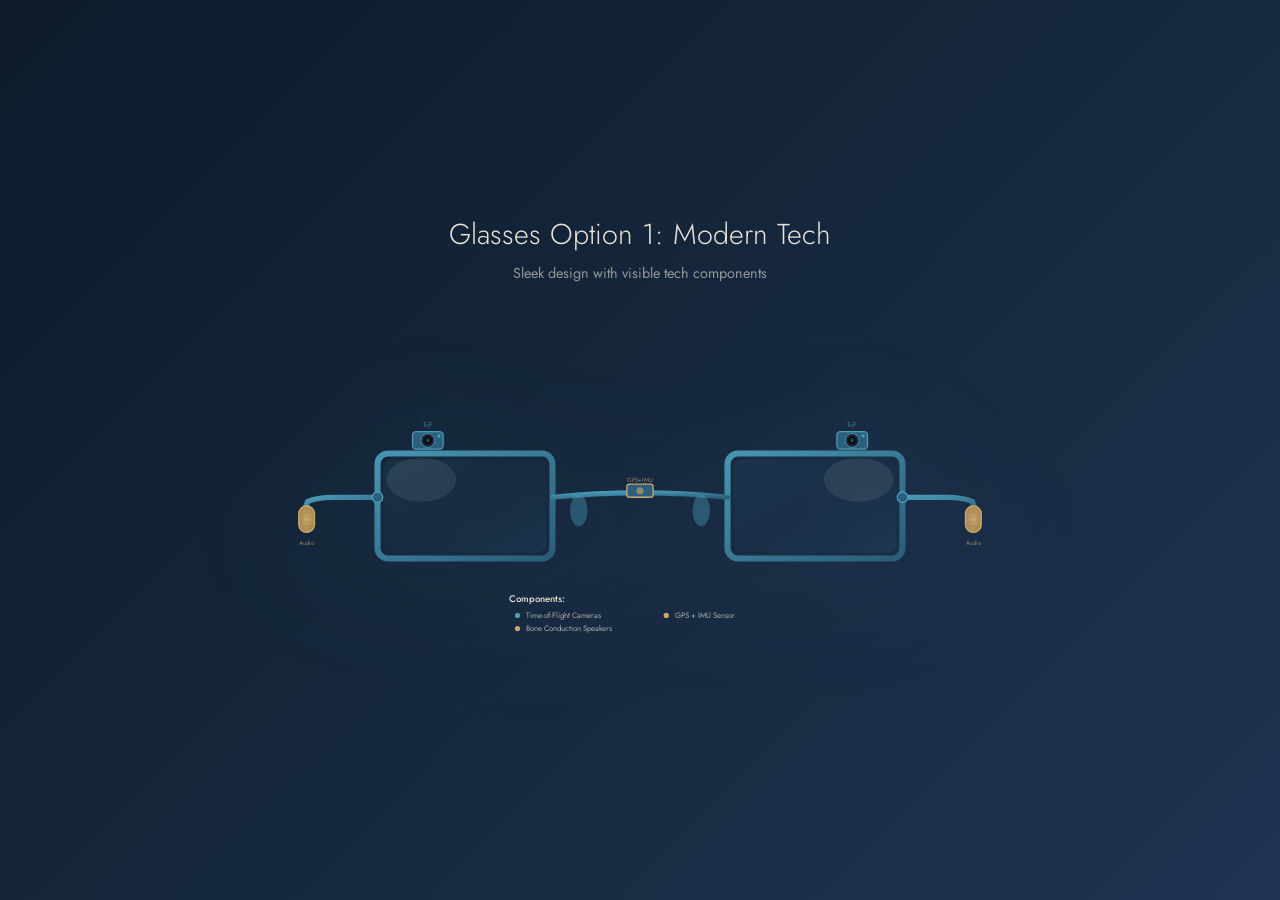
<file: design-options/glasses-option1-modern.html>
<!DOCTYPE html>
<html lang="en">
<head>
  <meta charset="UTF-8">
  <meta name="viewport" content="width=device-width, initial-scale=1.0">
  <title>Glasses Option 1: Modern Tech</title>
  <link href="https://fonts.googleapis.com/css2?family=Jost:wght@300;400;500;600&display=swap" rel="stylesheet">
  <style>
    * { margin: 0; padding: 0; box-sizing: border-box; }
    
    body {
      font-family: 'Jost', sans-serif;
      background: linear-gradient(135deg, #0D1B2A 0%, #1E3450 100%);
      min-height: 100vh;
      display: flex;
      align-items: center;
      justify-content: center;
      padding: 2rem;
    }

    .showcase {
      width: 100%;
      max-width: 900px;
      text-align: center;
    }

    .title {
      color: #E8E2D8;
      margin-bottom: 3rem;
    }

    .title h1 {
      font-size: 1.8rem;
      font-weight: 300;
      margin-bottom: 0.5rem;
    }

    .title p {
      font-size: 0.9rem;
      color: rgba(232, 226, 216, 0.6);
    }

    .glasses-container {
      width: 100%;
      max-width: 700px;
      margin: 0 auto;
      filter: drop-shadow(0 20px 60px rgba(74, 155, 184, 0.3));
    }

    .component-pulse {
      animation: componentPulse 2s ease-in-out infinite;
    }

    @keyframes componentPulse {
      0%, 100% {
        opacity: 1;
      }
      50% {
        opacity: 0.6;
      }
    }

    .led-blink {
      animation: ledBlink 1.5s ease-in-out infinite;
    }

    @keyframes ledBlink {
      0%, 100% {
        opacity: 0.3;
      }
      50% {
        opacity: 1;
      }
    }
  </style>
</head>
<body>
  <div class="showcase">
    <div class="title">
      <h1>Glasses Option 1: Modern Tech</h1>
      <p>Sleek design with visible tech components</p>
    </div>
    
    <div class="glasses-container">
      <svg viewBox="0 0 800 400" xmlns="http://www.w3.org/2000/svg">
        <defs>
          <!-- Gradients -->
          <linearGradient id="frameGrad" x1="0%" y1="0%" x2="100%" y2="100%">
            <stop offset="0%" style="stop-color:#4A9BB8;stop-opacity:1"/>
            <stop offset="100%" style="stop-color:#2C5F7C;stop-opacity:1"/>
          </linearGradient>
          
          <linearGradient id="lensGrad" x1="0%" y1="0%" x2="100%" y2="100%">
            <stop offset="0%" style="stop-color:#4A9BB8;stop-opacity:0.15"/>
            <stop offset="50%" style="stop-color:#2C5F7C;stop-opacity:0.08"/>
            <stop offset="100%" style="stop-color:#4A9BB8;stop-opacity:0.15"/>
          </linearGradient>

          <radialGradient id="cameraGlow">
            <stop offset="0%" style="stop-color:#4A9BB8;stop-opacity:0.6"/>
            <stop offset="100%" style="stop-color:#4A9BB8;stop-opacity:0"/>
          </radialGradient>

          <radialGradient id="speakerGrad">
            <stop offset="0%" style="stop-color:#C9A96E;stop-opacity:1"/>
            <stop offset="100%" style="stop-color:#A88850;stop-opacity:1"/>
          </radialGradient>
        </defs>

        <!-- LEFT LENS -->
        <g id="left-lens">
          <!-- Frame -->
          <rect x="100" y="140" width="200" height="120" rx="12" 
                fill="none" stroke="url(#frameGrad)" stroke-width="7" opacity="0.95"/>
          <!-- Lens -->
          <rect x="107" y="147" width="186" height="106" rx="10" 
                fill="url(#lensGrad)" opacity="0.6"/>
          <!-- Reflection highlight -->
          <ellipse cx="150" cy="170" rx="40" ry="25" fill="white" opacity="0.08"/>
          
          <!-- LEFT CAMERA MODULE -->
          <g id="left-camera">
            <!-- Camera housing -->
            <rect x="140" y="115" width="35" height="20" rx="4" 
                  fill="#2C5F7C" stroke="#4A9BB8" stroke-width="1.5"/>
            <!-- Camera lens outer ring -->
            <circle cx="157.5" cy="125" r="8" fill="#1E2D3D" stroke="#4A9BB8" stroke-width="1"/>
            <!-- Camera lens -->
            <circle cx="157.5" cy="125" r="5" fill="#0A0F14"/>
            <!-- Lens center -->
            <circle cx="157.5" cy="125" r="3" fill="url(#cameraGlow)" class="component-pulse"/>
            <!-- LED indicator -->
            <circle cx="170" cy="120" r="2" fill="#4A9BB8" class="led-blink"/>
            <!-- Sensor label -->
            <text x="157.5" y="110" font-size="8" fill="#4A9BB8" text-anchor="middle" opacity="0.7">ToF</text>
          </g>
        </g>

        <!-- RIGHT LENS -->
        <g id="right-lens">
          <!-- Frame -->
          <rect x="500" y="140" width="200" height="120" rx="12" 
                fill="none" stroke="url(#frameGrad)" stroke-width="7" opacity="0.95"/>
          <!-- Lens -->
          <rect x="507" y="147" width="186" height="106" rx="10" 
                fill="url(#lensGrad)" opacity="0.6"/>
          <!-- Reflection highlight -->
          <ellipse cx="650" cy="170" rx="40" ry="25" fill="white" opacity="0.08"/>
          
          <!-- RIGHT CAMERA MODULE -->
          <g id="right-camera">
            <!-- Camera housing -->
            <rect x="625" y="115" width="35" height="20" rx="4" 
                  fill="#2C5F7C" stroke="#4A9BB8" stroke-width="1.5"/>
            <!-- Camera lens outer ring -->
            <circle cx="642.5" cy="125" r="8" fill="#1E2D3D" stroke="#4A9BB8" stroke-width="1"/>
            <!-- Camera lens -->
            <circle cx="642.5" cy="125" r="5" fill="#0A0F14"/>
            <!-- Lens center -->
            <circle cx="642.5" cy="125" r="3" fill="url(#cameraGlow)" class="component-pulse"/>
            <!-- LED indicator -->
            <circle cx="655" cy="120" r="2" fill="#4A9BB8" class="led-blink"/>
            <!-- Sensor label -->
            <text x="642.5" y="110" font-size="8" fill="#4A9BB8" text-anchor="middle" opacity="0.7">ToF</text>
          </g>
        </g>

        <!-- BRIDGE -->
        <g id="bridge">
          <!-- Bridge connector -->
          <path d="M 300 190 Q 350 185 400 185 Q 450 185 500 190" 
                stroke="url(#frameGrad)" stroke-width="6" fill="none" stroke-linecap="round"/>
          <!-- Nose pads -->
          <ellipse cx="330" cy="205" rx="10" ry="18" fill="#4A9BB8" opacity="0.4"/>
          <ellipse cx="470" cy="205" rx="10" ry="18" fill="#4A9BB8" opacity="0.4"/>
          
          <!-- GPS/IMU Sensor Module -->
          <g id="gps-sensor">
            <rect x="385" y="175" width="30" height="15" rx="3" 
                  fill="#2C5F7C" stroke="#C9A96E" stroke-width="1.5"/>
            <circle cx="400" cy="182.5" r="4" fill="#C9A96E" opacity="0.6" class="component-pulse"/>
            <text x="400" y="172" font-size="7" fill="#C9A96E" text-anchor="middle" opacity="0.7">GPS+IMU</text>
          </g>
        </g>

        <!-- LEFT TEMPLE -->
        <g id="left-temple">
          <!-- Temple arm -->
          <path d="M 100 190 L 50 190 Q 30 190 20 195 L 15 210" 
                stroke="url(#frameGrad)" stroke-width="6" fill="none" stroke-linecap="round"/>
          <!-- Hinge -->
          <circle cx="100" cy="190" r="6" fill="#2C5F7C" stroke="#4A9BB8" stroke-width="1.5"/>
          
          <!-- BONE CONDUCTION SPEAKER - LEFT -->
          <g id="left-speaker">
            <!-- Speaker housing -->
            <rect x="10" y="200" width="18" height="30" rx="9" 
                  fill="url(#speakerGrad)" stroke="#C9A96E" stroke-width="1.5"/>
            <!-- Speaker grille lines -->
            <line x1="14" y1="208" x2="24" y2="208" stroke="#A88850" stroke-width="1" opacity="0.7"/>
            <line x1="14" y1="213" x2="24" y2="213" stroke="#A88850" stroke-width="1" opacity="0.7"/>
            <line x1="14" y1="218" x2="24" y2="218" stroke="#A88850" stroke-width="1" opacity="0.7"/>
            <line x1="14" y1="223" x2="24" y2="223" stroke="#A88850" stroke-width="1" opacity="0.7"/>
            <!-- Vibration indicator -->
            <circle cx="19" cy="215" r="3" fill="none" stroke="#C9A96E" stroke-width="1" opacity="0.5" class="component-pulse"/>
            <!-- Label -->
            <text x="19" y="245" font-size="7" fill="#C9A96E" text-anchor="middle" opacity="0.7">Audio</text>
          </g>
        </g>

        <!-- RIGHT TEMPLE -->
        <g id="right-temple">
          <!-- Temple arm -->
          <path d="M 700 190 L 750 190 Q 770 190 780 195 L 785 210" 
                stroke="url(#frameGrad)" stroke-width="6" fill="none" stroke-linecap="round"/>
          <!-- Hinge -->
          <circle cx="700" cy="190" r="6" fill="#2C5F7C" stroke="#4A9BB8" stroke-width="1.5"/>
          
          <!-- BONE CONDUCTION SPEAKER - RIGHT -->
          <g id="right-speaker">
            <!-- Speaker housing -->
            <rect x="772" y="200" width="18" height="30" rx="9" 
                  fill="url(#speakerGrad)" stroke="#C9A96E" stroke-width="1.5"/>
            <!-- Speaker grille lines -->
            <line x1="776" y1="208" x2="786" y2="208" stroke="#A88850" stroke-width="1" opacity="0.7"/>
            <line x1="776" y1="213" x2="786" y2="213" stroke="#A88850" stroke-width="1" opacity="0.7"/>
            <line x1="776" y1="218" x2="786" y2="218" stroke="#A88850" stroke-width="1" opacity="0.7"/>
            <line x1="776" y1="223" x2="786" y2="223" stroke="#A88850" stroke-width="1" opacity="0.7"/>
            <!-- Vibration indicator -->
            <circle cx="781" cy="215" r="3" fill="none" stroke="#C9A96E" stroke-width="1" opacity="0.5" class="component-pulse"/>
            <!-- Label -->
            <text x="781" y="245" font-size="7" fill="#C9A96E" text-anchor="middle" opacity="0.7">Audio</text>
          </g>
        </g>

        <!-- Component Legend -->
        <g id="legend" transform="translate(250, 310)">
          <text x="0" y="0" font-size="11" fill="#E8E2D8" font-weight="500">Components:</text>
          <circle cx="10" cy="15" r="3" fill="#4A9BB8"/>
          <text x="20" y="18" font-size="9" fill="rgba(232,226,216,0.7)">Time-of-Flight Cameras</text>
          <circle cx="10" cy="30" r="3" fill="#C9A96E"/>
          <text x="20" y="33" font-size="9" fill="rgba(232,226,216,0.7)">Bone Conduction Speakers</text>
          <circle cx="180" cy="15" r="3" fill="#C9A96E"/>
          <text x="190" y="18" font-size="9" fill="rgba(232,226,216,0.7)">GPS + IMU Sensor</text>
        </g>
      </svg>
    </div>
  </div>
</body>
</html>
</file>
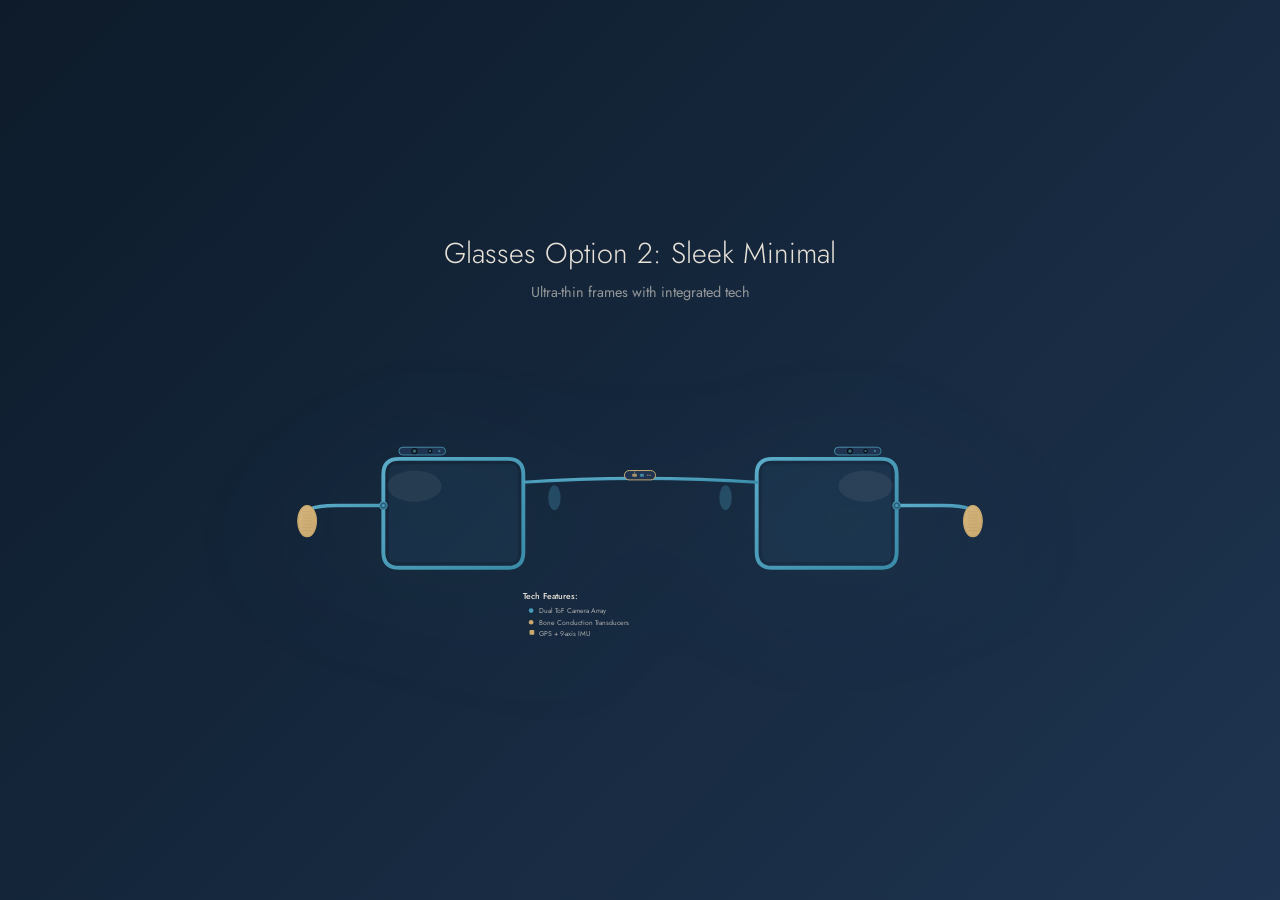
<file: design-options/glasses-option2-sleek.html>
<!DOCTYPE html>
<html lang="en">
<head>
  <meta charset="UTF-8">
  <meta name="viewport" content="width=device-width, initial-scale=1.0">
  <title>Glasses Option 2: Sleek Minimal</title>
  <link href="https://fonts.googleapis.com/css2?family=Jost:wght@300;400;500;600&display=swap" rel="stylesheet">
  <style>
    * { margin: 0; padding: 0; box-sizing: border-box; }
    
    body {
      font-family: 'Jost', sans-serif;
      background: linear-gradient(135deg, #0D1B2A 0%, #1E3450 100%);
      min-height: 100vh;
      display: flex;
      align-items: center;
      justify-content: center;
      padding: 2rem;
    }

    .showcase {
      width: 100%;
      max-width: 900px;
      text-align: center;
    }

    .title {
      color: #E8E2D8;
      margin-bottom: 3rem;
    }

    .title h1 {
      font-size: 1.8rem;
      font-weight: 300;
      margin-bottom: 0.5rem;
    }

    .title p {
      font-size: 0.9rem;
      color: rgba(232, 226, 216, 0.6);
    }

    .glasses-container {
      width: 100%;
      max-width: 700px;
      margin: 0 auto;
      filter: drop-shadow(0 20px 60px rgba(74, 155, 184, 0.3));
    }

    .scan-line {
      animation: scanAnimation 3s ease-in-out infinite;
    }

    @keyframes scanAnimation {
      0%, 100% {
        opacity: 0.3;
      }
      50% {
        opacity: 1;
      }
    }
  </style>
</head>
<body>
  <div class="showcase">
    <div class="title">
      <h1>Glasses Option 2: Sleek Minimal</h1>
      <p>Ultra-thin frames with integrated tech</p>
    </div>
    
    <div class="glasses-container">
      <svg viewBox="0 0 900 400" xmlns="http://www.w3.org/2000/svg">
        <defs>
          <!-- Gradients -->
          <linearGradient id="metalFrame" x1="0%" y1="0%" x2="100%" y2="100%">
            <stop offset="0%" style="stop-color:#5AACC8"/>
            <stop offset="50%" style="stop-color:#4A9BB8"/>
            <stop offset="100%" style="stop-color:#3A8BA8"/>
          </linearGradient>

          <radialGradient id="cameraActive">
            <stop offset="0%" style="stop-color:#7BBDD0"/>
            <stop offset="100%" style="stop-color:#4A9BB8"/>
          </radialGradient>

          <linearGradient id="speakerMesh" x1="0%" y1="0%" x2="100%" y2="100%">
            <stop offset="0%" style="stop-color:#D4B57E"/>
            <stop offset="100%" style="stop-color:#C9A96E"/>
          </linearGradient>
        </defs>

        <!-- LEFT FRAME -->
        <g id="left-frame">
          <!-- Main frame - wayfarer style -->
          <path d="M 120 160 L 120 260 Q 120 280 140 280 L 280 280 Q 300 280 300 260 L 300 160 Q 300 140 280 140 L 140 140 Q 120 140 120 160 Z"
                fill="none" stroke="url(#metalFrame)" stroke-width="5"/>
          
          <!-- Lens -->
          <rect x="127" y="147" width="166" height="126" rx="8" 
                fill="rgba(74,155,184,0.08)"/>
          
          <!-- Subtle reflection -->
          <ellipse cx="160" cy="175" rx="35" ry="20" fill="white" opacity="0.06"/>
          
          <!-- DUAL CAMERA ARRAY - LEFT -->
          <g id="left-cameras">
            <!-- Camera module housing -->
            <rect x="140" y="125" width="60" height="10" rx="5" 
                  fill="#1E3450" stroke="url(#metalFrame)" stroke-width="1"/>
            
            <!-- Main ToF Camera -->
            <circle cx="160" cy="130" r="4" fill="#0A0F14"/>
            <circle cx="160" cy="130" r="2.5" fill="url(#cameraActive)">
              <animate attributeName="opacity" values="1;0.5;1" dur="2s" repeatCount="indefinite"/>
            </circle>
            
            <!-- Secondary depth camera -->
            <circle cx="180" cy="130" r="3" fill="#0A0F14"/>
            <circle cx="180" cy="130" r="1.5" fill="#4A9BB8" opacity="0.7"/>
            
            <!-- Status LED -->
            <circle cx="192" cy="130" r="1.5" fill="#4A9BB8">
              <animate attributeName="opacity" values="0.3;1;0.3" dur="1.5s" repeatCount="indefinite"/>
            </circle>
          </g>
        </g>

        <!-- RIGHT FRAME -->
        <g id="right-frame">
          <!-- Main frame -->
          <path d="M 600 160 L 600 260 Q 600 280 620 280 L 760 280 Q 780 280 780 260 L 780 160 Q 780 140 760 140 L 620 140 Q 600 140 600 160 Z"
                fill="none" stroke="url(#metalFrame)" stroke-width="5"/>
          
          <!-- Lens -->
          <rect x="607" y="147" width="166" height="126" rx="8" 
                fill="rgba(74,155,184,0.08)"/>
          
          <!-- Subtle reflection -->
          <ellipse cx="740" cy="175" rx="35" ry="20" fill="white" opacity="0.06"/>
          
          <!-- DUAL CAMERA ARRAY - RIGHT -->
          <g id="right-cameras">
            <!-- Camera module housing -->
            <rect x="700" y="125" width="60" height="10" rx="5" 
                  fill="#1E3450" stroke="url(#metalFrame)" stroke-width="1"/>
            
            <!-- Main ToF Camera -->
            <circle cx="720" cy="130" r="4" fill="#0A0F14"/>
            <circle cx="720" cy="130" r="2.5" fill="url(#cameraActive)">
              <animate attributeName="opacity" values="1;0.5;1" dur="2s" repeatCount="indefinite"/>
            </circle>
            
            <!-- Secondary depth camera -->
            <circle cx="740" cy="130" r="3" fill="#0A0F14"/>
            <circle cx="740" cy="130" r="1.5" fill="#4A9BB8" opacity="0.7"/>
            
            <!-- Status LED -->
            <circle cx="752" cy="130" r="1.5" fill="#4A9BB8">
              <animate attributeName="opacity" values="0.3;1;0.3" dur="1.5s" repeatCount="indefinite"/>
            </circle>
          </g>
        </g>

        <!-- BRIDGE -->
        <g id="bridge">
          <!-- Upper bridge -->
          <path d="M 300 170 Q 370 165 450 165 Q 530 165 600 170" 
                stroke="url(#metalFrame)" stroke-width="4" fill="none" stroke-linecap="round"/>
          
          <!-- Nose pads -->
          <ellipse cx="340" cy="190" rx="8" ry="16" fill="rgba(74,155,184,0.3)"/>
          <ellipse cx="560" cy="190" rx="8" ry="16" fill="rgba(74,155,184,0.3)"/>
          
          <!-- CENTER SENSOR CLUSTER -->
          <g id="center-sensors">
            <!-- Sensor housing -->
            <rect x="430" y="155" width="40" height="12" rx="6" 
                  fill="#1E3450" stroke="url(#speakerMesh)" stroke-width="1.2"/>
            
            <!-- GPS antenna -->
            <rect x="440" y="159" width="6" height="4" rx="1" fill="#C9A96E" opacity="0.8"/>
            <path d="M 443 156 L 443 159" stroke="#C9A96E" stroke-width="1" opacity="0.6"/>
            
            <!-- IMU sensor -->
            <rect x="450" y="159" width="5" height="4" rx="1" fill="#4A9BB8" opacity="0.8" class="scan-line"/>
            
            <!-- Accelerometer dots -->
            <circle cx="460" cy="161" r="1" fill="#C9A96E" opacity="0.7"/>
            <circle cx="463" cy="161" r="1" fill="#C9A96E" opacity="0.7"/>
          </g>
        </g>

        <!-- LEFT TEMPLE -->
        <g id="left-temple">
          <!-- Temple arm -->
          <path d="M 120 200 L 60 200 Q 35 200 25 205 L 18 225" 
                stroke="url(#metalFrame)" stroke-width="4.5" fill="none" stroke-linecap="round"/>
          
          <!-- Hinge detail -->
          <circle cx="120" cy="200" r="5" fill="#2C5F7C" stroke="url(#metalFrame)" stroke-width="1.2"/>
          <circle cx="120" cy="200" r="2" fill="#4A9BB8"/>
          
          <!-- BONE CONDUCTION SPEAKER - LEFT (Sleek design) -->
          <g id="left-speaker">
            <!-- Speaker pad -->
            <ellipse cx="22" cy="220" rx="12" ry="20" 
                     fill="url(#speakerMesh)" stroke="#C9A96E" stroke-width="1.5"/>
            
            <!-- Mesh pattern -->
            <line x1="16" y1="208" x2="28" y2="208" stroke="#A88850" stroke-width="0.5" opacity="0.6"/>
            <line x1="16" y1="212" x2="28" y2="212" stroke="#A88850" stroke-width="0.5" opacity="0.6"/>
            <line x1="16" y1="216" x2="28" y2="216" stroke="#A88850" stroke-width="0.5" opacity="0.6"/>
            <line x1="16" y1="220" x2="28" y2="220" stroke="#A88850" stroke-width="0.5" opacity="0.6"/>
            <line x1="16" y1="224" x2="28" y2="224" stroke="#A88850" stroke-width="0.5" opacity="0.6"/>
            <line x1="16" y1="228" x2="28" y2="228" stroke="#A88850" stroke-width="0.5" opacity="0.6"/>
            <line x1="16" y1="232" x2="28" y2="232" stroke="#A88850" stroke-width="0.5" opacity="0.6"/>
            
            <!-- Transducer -->
            <circle cx="22" cy="220" r="4" fill="none" stroke="#C9A96E" stroke-width="1" opacity="0.4">
              <animate attributeName="r" values="4;6;4" dur="2s" repeatCount="indefinite"/>
              <animate attributeName="opacity" values="0.4;0.1;0.4" dur="2s" repeatCount="indefinite"/>
            </circle>
          </g>
        </g>

        <!-- RIGHT TEMPLE -->
        <g id="right-temple">
          <!-- Temple arm -->
          <path d="M 780 200 L 840 200 Q 865 200 875 205 L 882 225" 
                stroke="url(#metalFrame)" stroke-width="4.5" fill="none" stroke-linecap="round"/>
          
          <!-- Hinge detail -->
          <circle cx="780" cy="200" r="5" fill="#2C5F7C" stroke="url(#metalFrame)" stroke-width="1.2"/>
          <circle cx="780" cy="200" r="2" fill="#4A9BB8"/>
          
          <!-- BONE CONDUCTION SPEAKER - RIGHT (Sleek design) -->
          <g id="right-speaker">
            <!-- Speaker pad -->
            <ellipse cx="878" cy="220" rx="12" ry="20" 
                     fill="url(#speakerMesh)" stroke="#C9A96E" stroke-width="1.5"/>
            
            <!-- Mesh pattern -->
            <line x1="872" y1="208" x2="884" y2="208" stroke="#A88850" stroke-width="0.5" opacity="0.6"/>
            <line x1="872" y1="212" x2="884" y2="212" stroke="#A88850" stroke-width="0.5" opacity="0.6"/>
            <line x1="872" y1="216" x2="884" y2="216" stroke="#A88850" stroke-width="0.5" opacity="0.6"/>
            <line x1="872" y1="220" x2="884" y2="220" stroke="#A88850" stroke-width="0.5" opacity="0.6"/>
            <line x1="872" y1="224" x2="884" y2="224" stroke="#A88850" stroke-width="0.5" opacity="0.6"/>
            <line x1="872" y1="228" x2="884" y2="228" stroke="#A88850" stroke-width="0.5" opacity="0.6"/>
            <line x1="872" y1="232" x2="884" y2="232" stroke="#A88850" stroke-width="0.5" opacity="0.6"/>
            
            <!-- Transducer -->
            <circle cx="878" cy="220" r="4" fill="none" stroke="#C9A96E" stroke-width="1" opacity="0.4">
              <animate attributeName="r" values="4;6;4" dur="2s" repeatCount="indefinite"/>
              <animate attributeName="opacity" values="0.4;0.1;0.4" dur="2s" repeatCount="indefinite"/>
            </circle>
          </g>
        </g>

        <!-- Component Legend -->
        <g id="legend" transform="translate(300, 320)">
          <text x="0" y="0" font-size="11" fill="#E8E2D8" font-weight="500">Tech Features:</text>
          <circle cx="10" cy="15" r="3" fill="#4A9BB8"/>
          <text x="20" y="18" font-size="9" fill="rgba(232,226,216,0.7)">Dual ToF Camera Array</text>
          <circle cx="10" cy="30" r="3" fill="#C9A96E"/>
          <text x="20" y="33" font-size="9" fill="rgba(232,226,216,0.7)">Bone Conduction Transducers</text>
          <rect x="8" y="40" width="6" height="6" rx="1" fill="#C9A96E"/>
          <text x="20" y="48" font-size="9" fill="rgba(232,226,216,0.7)">GPS + 9-axis IMU</text>
        </g>
      </svg>
    </div>
  </div>
</body>
</html>
</file>
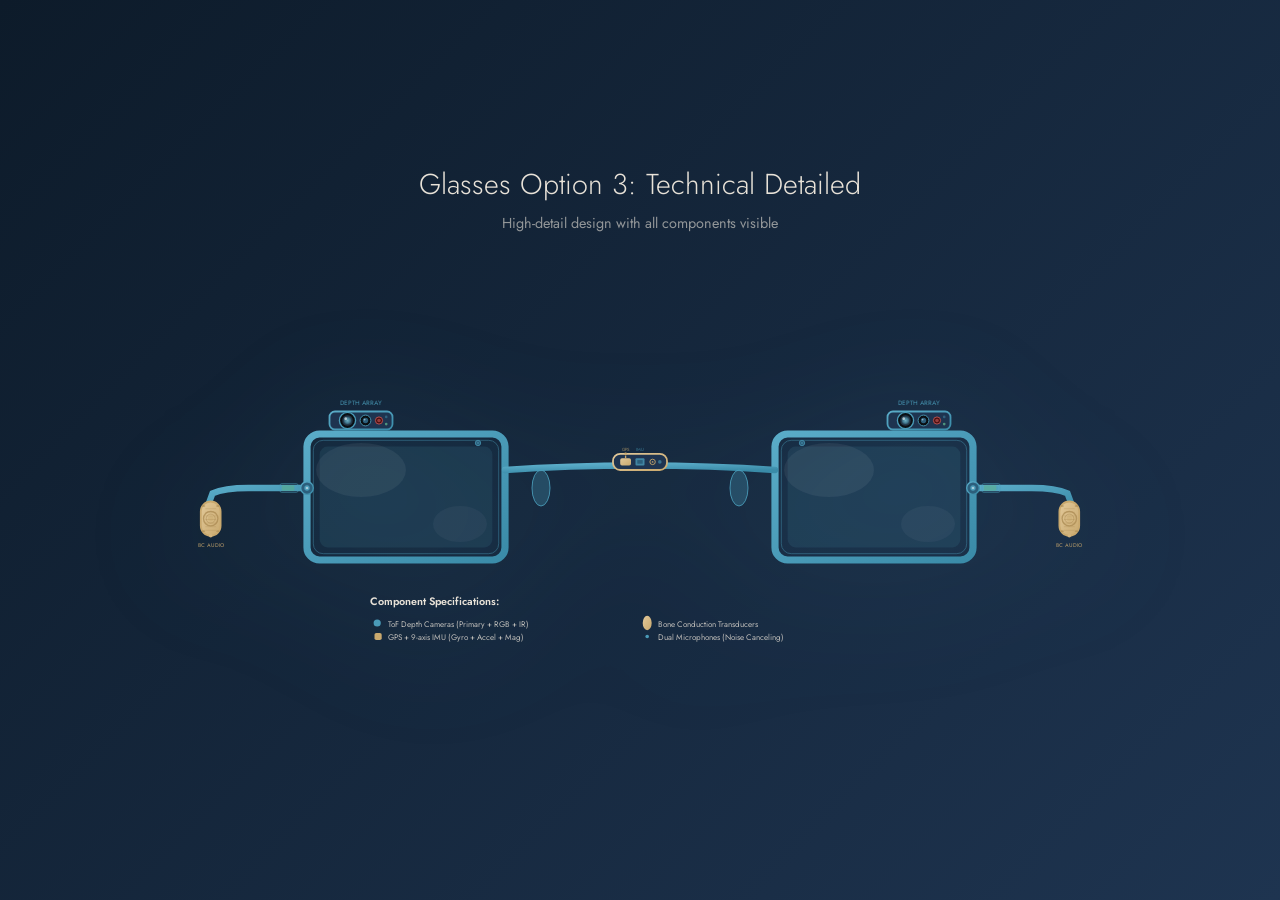
<file: design-options/glasses-option3-technical.html>
<!DOCTYPE html>
<html lang="en">
<head>
  <meta charset="UTF-8">
  <meta name="viewport" content="width=device-width, initial-scale=1.0">
  <title>Glasses Option 3: Technical Detailed</title>
  <link href="https://fonts.googleapis.com/css2?family=Jost:wght@300;400;500;600&display=swap" rel="stylesheet">
  <style>
    * { margin: 0; padding: 0; box-sizing: border-box; }
    
    body {
      font-family: 'Jost', sans-serif;
      background: linear-gradient(135deg, #0D1B2A 0%, #1E3450 100%);
      min-height: 100vh;
      display: flex;
      align-items: center;
      justify-content: center;
      padding: 2rem;
    }

    .showcase {
      width: 100%;
      max-width: 1000px;
      text-align: center;
    }

    .title {
      color: #E8E2D8;
      margin-bottom: 3rem;
    }

    .title h1 {
      font-size: 1.8rem;
      font-weight: 300;
      margin-bottom: 0.5rem;
    }

    .title p {
      font-size: 0.9rem;
      color: rgba(232, 226, 216, 0.6);
    }

    .glasses-container {
      width: 100%;
      max-width: 900px;
      margin: 0 auto;
      filter: drop-shadow(0 20px 60px rgba(74, 155, 184, 0.3));
    }

    .power-pulse {
      animation: powerPulse 1.5s ease-in-out infinite;
    }

    @keyframes powerPulse {
      0%, 100% {
        opacity: 0.4;
        transform: scale(1);
      }
      50% {
        opacity: 1;
        transform: scale(1.1);
      }
    }
  </style>
</head>
<body>
  <div class="showcase">
    <div class="title">
      <h1>Glasses Option 3: Technical Detailed</h1>
      <p>High-detail design with all components visible</p>
    </div>
    
    <div class="glasses-container">
      <svg viewBox="0 0 1000 500" xmlns="http://www.w3.org/2000/svg">
        <defs>
          <!-- Gradients -->
          <linearGradient id="premiumFrame" x1="0%" y1="0%" x2="100%" y2="100%">
            <stop offset="0%" style="stop-color:#5AACC8"/>
            <stop offset="50%" style="stop-color:#4A9BB8"/>
            <stop offset="100%" style="stop-color:#3A8BA8"/>
          </linearGradient>

          <radialGradient id="activeSensor">
            <stop offset="0%" style="stop-color:#7BBDD0;stop-opacity:0.8"/>
            <stop offset="100%" style="stop-color:#4A9BB8;stop-opacity:0.3"/>
          </radialGradient>

          <linearGradient id="goldAccent" x1="0%" y1="0%" x2="100%" y2="100%">
            <stop offset="0%" style="stop-color:#E2C99A"/>
            <stop offset="100%" style="stop-color:#C9A96E"/>
          </linearGradient>

          <!-- Filter for glow effect -->
          <filter id="glow">
            <feGaussianBlur stdDeviation="2" result="coloredBlur"/>
            <feMerge>
              <feMergeNode in="coloredBlur"/>
              <feMergeNode in="SourceGraphic"/>
            </feMerge>
          </filter>
        </defs>

        <!-- LEFT FRAME -->
        <g id="left-frame">
          <!-- Main frame with inner detail -->
          <rect x="130" y="170" width="220" height="140" rx="14" 
                fill="none" stroke="url(#premiumFrame)" stroke-width="8"/>
          <rect x="137" y="177" width="206" height="126" rx="11" 
                fill="rgba(74,155,184,0.05)" stroke="#4A9BB8" stroke-width="1" opacity="0.5"/>
          
          <!-- Lens with gradient -->
          <rect x="144" y="184" width="192" height="112" rx="9" 
                fill="rgba(74,155,184,0.12)"/>
          
          <!-- Reflection highlights -->
          <ellipse cx="190" cy="210" rx="50" ry="30" fill="white" opacity="0.06"/>
          <ellipse cx="300" cy="270" rx="30" ry="20" fill="white" opacity="0.04"/>
          
          <!-- CAMERA MODULE - LEFT (Advanced) -->
          <g id="left-camera-module">
            <!-- Main camera housing -->
            <rect x="155" y="145" width="70" height="20" rx="6" 
                  fill="#1E3450" stroke="url(#premiumFrame)" stroke-width="2"/>
            
            <!-- Primary ToF Camera -->
            <g id="primary-camera-left">
              <circle cx="175" cy="155" r="9" fill="#0A0F14" stroke="#4A9BB8" stroke-width="1.5"/>
              <circle cx="175" cy="155" r="6" fill="#1E2D3D"/>
              <circle cx="175" cy="155" r="4" fill="url(#activeSensor)" class="power-pulse" filter="url(#glow)"/>
              <circle cx="173" cy="153" r="1.5" fill="white" opacity="0.6"/>
            </g>
            
            <!-- Secondary RGB Camera -->
            <g id="rgb-camera-left">
              <circle cx="195" cy="155" r="6" fill="#0A0F14" stroke="#4A9BB8" stroke-width="1"/>
              <circle cx="195" cy="155" r="3" fill="#2C5F7C"/>
              <circle cx="194" cy="154" r="1" fill="white" opacity="0.5"/>
            </g>
            
            <!-- IR Illuminator -->
            <circle cx="210" cy="155" r="4" fill="#4A1010" stroke="#C05555" stroke-width="1"/>
            <circle cx="210" cy="155" r="2" fill="#C05555" opacity="0.5">
              <animate attributeName="opacity" values="0.3;0.7;0.3" dur="2s" repeatCount="indefinite"/>
            </circle>
            
            <!-- Status LEDs -->
            <circle cx="218" cy="151" r="1.5" fill="#4A9BB8">
              <animate attributeName="opacity" values="0.3;1;0.3" dur="1s" repeatCount="indefinite"/>
            </circle>
            <circle cx="218" cy="159" r="1.5" fill="#5BAD8A" opacity="0.8"/>
            
            <!-- Labels -->
            <text x="190" y="138" font-size="7" fill="#4A9BB8" text-anchor="middle" opacity="0.7" font-weight="500">DEPTH ARRAY</text>
          </g>

          <!-- Microphone -->
          <g id="left-mic">
            <circle cx="320" cy="180" r="3" fill="#2C5F7C" stroke="#4A9BB8" stroke-width="0.8"/>
            <circle cx="320" cy="180" r="1" fill="#4A9BB8" opacity="0.6"/>
          </g>
        </g>

        <!-- RIGHT FRAME -->
        <g id="right-frame">
          <!-- Main frame with inner detail -->
          <rect x="650" y="170" width="220" height="140" rx="14" 
                fill="none" stroke="url(#premiumFrame)" stroke-width="8"/>
          <rect x="657" y="177" width="206" height="126" rx="11" 
                fill="rgba(74,155,184,0.05)" stroke="#4A9BB8" stroke-width="1" opacity="0.5"/>
          
          <!-- Lens with gradient -->
          <rect x="664" y="184" width="192" height="112" rx="9" 
                fill="rgba(74,155,184,0.12)"/>
          
          <!-- Reflection highlights -->
          <ellipse cx="710" cy="210" rx="50" ry="30" fill="white" opacity="0.06"/>
          <ellipse cx="820" cy="270" rx="30" ry="20" fill="white" opacity="0.04"/>
          
          <!-- CAMERA MODULE - RIGHT (Advanced) -->
          <g id="right-camera-module">
            <!-- Main camera housing -->
            <rect x="775" y="145" width="70" height="20" rx="6" 
                  fill="#1E3450" stroke="url(#premiumFrame)" stroke-width="2"/>
            
            <!-- Primary ToF Camera -->
            <g id="primary-camera-right">
              <circle cx="795" cy="155" r="9" fill="#0A0F14" stroke="#4A9BB8" stroke-width="1.5"/>
              <circle cx="795" cy="155" r="6" fill="#1E2D3D"/>
              <circle cx="795" cy="155" r="4" fill="url(#activeSensor)" class="power-pulse" filter="url(#glow)"/>
              <circle cx="793" cy="153" r="1.5" fill="white" opacity="0.6"/>
            </g>
            
            <!-- Secondary RGB Camera -->
            <g id="rgb-camera-right">
              <circle cx="815" cy="155" r="6" fill="#0A0F14" stroke="#4A9BB8" stroke-width="1"/>
              <circle cx="815" cy="155" r="3" fill="#2C5F7C"/>
              <circle cx="814" cy="154" r="1" fill="white" opacity="0.5"/>
            </g>
            
            <!-- IR Illuminator -->
            <circle cx="830" cy="155" r="4" fill="#4A1010" stroke="#C05555" stroke-width="1"/>
            <circle cx="830" cy="155" r="2" fill="#C05555" opacity="0.5">
              <animate attributeName="opacity" values="0.3;0.7;0.3" dur="2s" repeatCount="indefinite"/>
            </circle>
            
            <!-- Status LEDs -->
            <circle cx="838" cy="151" r="1.5" fill="#4A9BB8">
              <animate attributeName="opacity" values="0.3;1;0.3" dur="1s" repeatCount="indefinite"/>
            </circle>
            <circle cx="838" cy="159" r="1.5" fill="#5BAD8A" opacity="0.8"/>
            
            <!-- Labels -->
            <text x="810" y="138" font-size="7" fill="#4A9BB8" text-anchor="middle" opacity="0.7" font-weight="500">DEPTH ARRAY</text>
          </g>

          <!-- Microphone -->
          <g id="right-mic">
            <circle cx="680" cy="180" r="3" fill="#2C5F7C" stroke="#4A9BB8" stroke-width="0.8"/>
            <circle cx="680" cy="180" r="1" fill="#4A9BB8" opacity="0.6"/>
          </g>
        </g>

        <!-- BRIDGE -->
        <g id="bridge">
          <!-- Upper bridge connector -->
          <path d="M 350 210 Q 420 205 500 205 Q 580 205 650 210" 
                stroke="url(#premiumFrame)" stroke-width="7" fill="none" stroke-linecap="round"/>
          
          <!-- Nose pads with detail -->
          <ellipse cx="390" cy="230" rx="10" ry="20" fill="rgba(74,155,184,0.3)" stroke="#4A9BB8" stroke-width="1"/>
          <ellipse cx="610" cy="230" rx="10" ry="20" fill="rgba(74,155,184,0.3)" stroke="#4A9BB8" stroke-width="1"/>
          
          <!-- CENTER SENSOR CLUSTER (Detailed) -->
          <g id="center-sensor-cluster">
            <!-- Main sensor housing -->
            <rect x="470" y="192" width="60" height="18" rx="8" 
                  fill="#1E3450" stroke="url(#goldAccent)" stroke-width="2"/>
            
            <!-- GPS Module -->
            <rect x="478" y="197" width="12" height="8" rx="2" fill="url(#goldAccent)"/>
            <line x1="484" y1="194" x2="484" y2="197" stroke="#C9A96E" stroke-width="1.5"/>
            <circle cx="484" cy="192" r="1.5" fill="#C9A96E" class="power-pulse"/>
            <text x="484" y="189" font-size="5" fill="#C9A96E" text-anchor="middle" opacity="0.7">GPS</text>
            
            <!-- IMU Chip -->
            <rect x="495" y="197" width="10" height="8" rx="1" fill="#4A9BB8" opacity="0.8"/>
            <rect x="497" y="199" width="6" height="4" fill="#2C5F7C"/>
            <text x="500" y="189" font-size="5" fill="#4A9BB8" text-anchor="middle" opacity="0.7">IMU</text>
            
            <!-- Gyroscope -->
            <circle cx="514" cy="201" r="3" fill="none" stroke="#C9A96E" stroke-width="1"/>
            <circle cx="514" cy="201" r="1" fill="#C9A96E" opacity="0.8" class="power-pulse"/>
            
            <!-- Magnetometer -->
            <circle cx="522" cy="201" r="2" fill="#4A9BB8" opacity="0.6"/>
          </g>
        </g>

        <!-- LEFT TEMPLE ARM -->
        <g id="left-temple">
          <!-- Temple structure -->
          <path d="M 130 230 L 65 230 Q 38 230 25 236 L 18 255" 
                stroke="url(#premiumFrame)" stroke-width="7" fill="none" stroke-linecap="round"/>
          
          <!-- Hinge mechanism -->
          <circle cx="130" cy="230" r="7" fill="#2C5F7C" stroke="url(#premiumFrame)" stroke-width="1.5"/>
          <circle cx="130" cy="230" r="3" fill="#4A9BB8"/>
          <circle cx="130" cy="230" r="1.5" fill="white" opacity="0.5"/>
          
          <!-- Battery indicator -->
          <rect x="100" y="225" width="20" height="10" rx="2" fill="none" stroke="#4A9BB8" stroke-width="1" opacity="0.5"/>
          <rect x="102" y="227" width="14" height="6" fill="#5BAD8A" opacity="0.6"/>
          <rect x="120" y="228" width="2" height="4" fill="#4A9BB8" opacity="0.5"/>
          
          <!-- BONE CONDUCTION SPEAKER - LEFT (Detailed) -->
          <g id="left-speaker-advanced">
            <!-- Speaker housing -->
            <rect x="12" y="245" width="22" height="38" rx="11" 
                  fill="url(#goldAccent)" stroke="#C9A96E" stroke-width="2"/>
            
            <!-- Transducer coil representation -->
            <circle cx="23" cy="264" r="8" fill="none" stroke="#A88850" stroke-width="1.5" opacity="0.7"/>
            <circle cx="23" cy="264" r="5" fill="none" stroke="#A88850" stroke-width="1" opacity="0.5"/>
            <circle cx="23" cy="264" r="3" fill="#C9A96E" opacity="0.4" class="power-pulse"/>
            
            <!-- Vibration dampeners -->
            <ellipse cx="15" cy="250" rx="2" ry="1" fill="#A88850" opacity="0.6"/>
            <ellipse cx="31" cy="250" rx="2" ry="1" fill="#A88850" opacity="0.6"/>
            <ellipse cx="15" cy="278" rx="2" ry="1" fill="#A88850" opacity="0.6"/>
            <ellipse cx="31" cy="278" rx="2" ry="1" fill="#A88850" opacity="0.6"/>
            
            <!-- Mesh grille -->
            <line x1="17" y1="253" x2="29" y2="253" stroke="#A88850" stroke-width="0.6" opacity="0.5"/>
            <line x1="17" y1="257" x2="29" y2="257" stroke="#A88850" stroke-width="0.6" opacity="0.5"/>
            <line x1="17" y1="261" x2="29" y2="261" stroke="#A88850" stroke-width="0.6" opacity="0.5"/>
            <line x1="17" y1="265" x2="29" y2="265" stroke="#A88850" stroke-width="0.6" opacity="0.5"/>
            <line x1="17" y1="269" x2="29" y2="269" stroke="#A88850" stroke-width="0.6" opacity="0.5"/>
            <line x1="17" y1="273" x2="29" y2="273" stroke="#A88850" stroke-width="0.6" opacity="0.5"/>
            <line x1="17" y1="277" x2="29" y2="277" stroke="#A88850" stroke-width="0.6" opacity="0.5"/>
            
            <!-- Contact point -->
            <circle cx="23" cy="283" r="2" fill="#D4B57E"/>
            
            <!-- Label -->
            <text x="23" y="295" font-size="6" fill="#C9A96E" text-anchor="middle" opacity="0.7" font-weight="500">BC AUDIO</text>
          </g>
        </g>

        <!-- RIGHT TEMPLE ARM -->
        <g id="right-temple">
          <!-- Temple structure -->
          <path d="M 870 230 L 935 230 Q 962 230 975 236 L 982 255" 
                stroke="url(#premiumFrame)" stroke-width="7" fill="none" stroke-linecap="round"/>
          
          <!-- Hinge mechanism -->
          <circle cx="870" cy="230" r="7" fill="#2C5F7C" stroke="url(#premiumFrame)" stroke-width="1.5"/>
          <circle cx="870" cy="230" r="3" fill="#4A9BB8"/>
          <circle cx="870" cy="230" r="1.5" fill="white" opacity="0.5"/>
          
          <!-- Battery indicator -->
          <rect x="880" y="225" width="20" height="10" rx="2" fill="none" stroke="#4A9BB8" stroke-width="1" opacity="0.5"/>
          <rect x="882" y="227" width="14" height="6" fill="#5BAD8A" opacity="0.6"/>
          <rect x="896" y="228" width="2" height="4" fill="#4A9BB8" opacity="0.5"/>
          
          <!-- BONE CONDUCTION SPEAKER - RIGHT (Detailed) -->
          <g id="right-speaker-advanced">
            <!-- Speaker housing -->
            <rect x="966" y="245" width="22" height="38" rx="11" 
                  fill="url(#goldAccent)" stroke="#C9A96E" stroke-width="2"/>
            
            <!-- Transducer coil representation -->
            <circle cx="977" cy="264" r="8" fill="none" stroke="#A88850" stroke-width="1.5" opacity="0.7"/>
            <circle cx="977" cy="264" r="5" fill="none" stroke="#A88850" stroke-width="1" opacity="0.5"/>
            <circle cx="977" cy="264" r="3" fill="#C9A96E" opacity="0.4" class="power-pulse"/>
            
            <!-- Vibration dampeners -->
            <ellipse cx="969" cy="250" rx="2" ry="1" fill="#A88850" opacity="0.6"/>
            <ellipse cx="985" cy="250" rx="2" ry="1" fill="#A88850" opacity="0.6"/>
            <ellipse cx="969" cy="278" rx="2" ry="1" fill="#A88850" opacity="0.6"/>
            <ellipse cx="985" cy="278" rx="2" ry="1" fill="#A88850" opacity="0.6"/>
            
            <!-- Mesh grille -->
            <line x1="971" y1="253" x2="983" y2="253" stroke="#A88850" stroke-width="0.6" opacity="0.5"/>
            <line x1="971" y1="257" x2="983" y2="257" stroke="#A88850" stroke-width="0.6" opacity="0.5"/>
            <line x1="971" y1="261" x2="983" y2="261" stroke="#A88850" stroke-width="0.6" opacity="0.5"/>
            <line x1="971" y1="265" x2="983" y2="265" stroke="#A88850" stroke-width="0.6" opacity="0.5"/>
            <line x1="971" y1="269" x2="983" y2="269" stroke="#A88850" stroke-width="0.6" opacity="0.5"/>
            <line x1="971" y1="273" x2="983" y2="273" stroke="#A88850" stroke-width="0.6" opacity="0.5"/>
            <line x1="971" y1="277" x2="983" y2="277" stroke="#A88850" stroke-width="0.6" opacity="0.5"/>
            
            <!-- Contact point -->
            <circle cx="977" cy="283" r="2" fill="#D4B57E"/>
            
            <!-- Label -->
            <text x="977" y="295" font-size="6" fill="#C9A96E" text-anchor="middle" opacity="0.7" font-weight="500">BC AUDIO</text>
          </g>
        </g>

        <!-- Detailed Component Legend -->
        <g id="detailed-legend" transform="translate(200, 360)">
          <text x="0" y="0" font-size="12" fill="#E8E2D8" font-weight="600">Component Specifications:</text>
          
          <g transform="translate(0, 20)">
            <circle cx="8" cy="0" r="4" fill="#4A9BB8"/>
            <text x="20" y="4" font-size="9" fill="rgba(232,226,216,0.8)">ToF Depth Cameras (Primary + RGB + IR)</text>
          </g>
          
          <g transform="translate(0, 35)">
            <rect x="5" y="-4" width="8" height="8" rx="2" fill="#C9A96E"/>
            <text x="20" y="4" font-size="9" fill="rgba(232,226,216,0.8)">GPS + 9-axis IMU (Gyro + Accel + Mag)</text>
          </g>
          
          <g transform="translate(300, 20)">
            <ellipse cx="8" cy="0" rx="5" ry="8" fill="url(#goldAccent)"/>
            <text x="20" y="4" font-size="9" fill="rgba(232,226,216,0.8)">Bone Conduction Transducers</text>
          </g>
          
          <g transform="translate(300, 35)">
            <circle cx="8" cy="0" r="2" fill="#4A9BB8"/>
            <text x="20" y="4" font-size="9" fill="rgba(232,226,216,0.8)">Dual Microphones (Noise Canceling)</text>
          </g>
        </g>
      </svg>
    </div>
  </div>
</body>
</html>
</file>
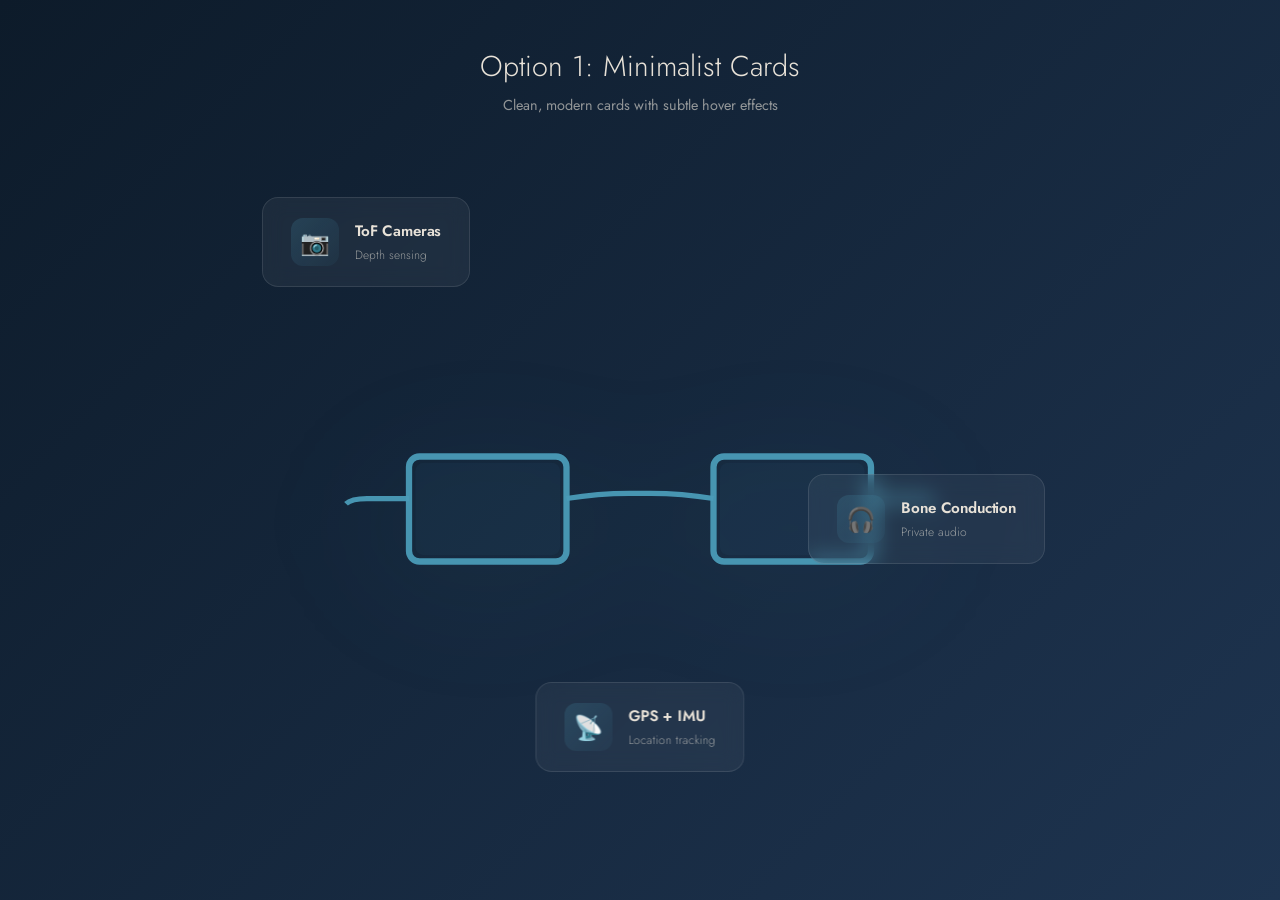
<file: design-options/option1-minimalist.html>
<!DOCTYPE html>
<html lang="en">
<head>
  <meta charset="UTF-8">
  <meta name="viewport" content="width=device-width, initial-scale=1.0">
  <title>Option 1: Minimalist Cards</title>
  <link href="https://fonts.googleapis.com/css2?family=Jost:wght@300;400;500;600&display=swap" rel="stylesheet">
  <style>
    * { margin: 0; padding: 0; box-sizing: border-box; }
    
    body {
      font-family: 'Jost', sans-serif;
      background: linear-gradient(135deg, #0D1B2A 0%, #1E3450 100%);
      min-height: 100vh;
      display: flex;
      align-items: center;
      justify-content: center;
      padding: 2rem;
    }

    .showcase {
      width: 100%;
      max-width: 900px;
      position: relative;
    }

    .glasses-container {
      position: relative;
      width: 100%;
      aspect-ratio: 1.3;
      display: flex;
      align-items: center;
      justify-content: center;
    }

    .glasses-svg {
      width: 70%;
      filter: drop-shadow(0 20px 60px rgba(74, 155, 184, 0.3));
    }

    /* Minimalist Card Style */
    .feature-card {
      position: absolute;
      background: rgba(255, 255, 255, 0.05);
      backdrop-filter: blur(10px);
      border: 1px solid rgba(255, 255, 255, 0.1);
      border-radius: 16px;
      padding: 1.25rem 1.75rem;
      display: flex;
      align-items: center;
      gap: 1rem;
      opacity: 0;
      transform: scale(0.9);
      animation: fadeInScale 0.6s cubic-bezier(0.34, 1.56, 0.64, 1) forwards;
      transition: all 0.4s cubic-bezier(0.34, 1.56, 0.64, 1);
      cursor: pointer;
    }

    .feature-card:hover {
      background: rgba(255, 255, 255, 0.08);
      border-color: rgba(74, 155, 184, 0.4);
      transform: translateY(-4px) scale(1.02);
      box-shadow: 0 12px 40px rgba(74, 155, 184, 0.2);
    }

    @keyframes fadeInScale {
      to {
        opacity: 1;
        transform: scale(1);
      }
    }

    .feature-icon {
      width: 48px;
      height: 48px;
      border-radius: 12px;
      background: linear-gradient(135deg, rgba(74, 155, 184, 0.2), rgba(74, 155, 184, 0.05));
      display: flex;
      align-items: center;
      justify-content: center;
      font-size: 1.5rem;
      flex-shrink: 0;
      position: relative;
    }

    .feature-icon::after {
      content: '';
      position: absolute;
      inset: -2px;
      border-radius: 13px;
      background: linear-gradient(135deg, rgba(74, 155, 184, 0.3), transparent);
      z-index: -1;
      opacity: 0;
      transition: opacity 0.4s;
    }

    .feature-card:hover .feature-icon::after {
      opacity: 1;
    }

    .feature-content {
      display: flex;
      flex-direction: column;
      gap: 0.25rem;
    }

    .feature-title {
      font-size: 0.95rem;
      font-weight: 600;
      color: #E8E2D8;
      letter-spacing: -0.01em;
    }

    .feature-subtitle {
      font-size: 0.75rem;
      color: rgba(232, 226, 216, 0.6);
      font-weight: 300;
    }

    /* Positioning */
    .card-camera {
      top: 5%;
      left: 8%;
      animation-delay: 0.2s;
    }

    .card-audio {
      top: 45%;
      right: 5%;
      animation-delay: 0.4s;
    }

    .card-sensors {
      bottom: 12%;
      left: 50%;
      transform: translateX(-50%) scale(0.9);
      animation-delay: 0.6s;
    }

    .card-sensors.feature-card {
      animation: fadeInScaleCenter 0.6s cubic-bezier(0.34, 1.56, 0.64, 1) forwards 0.6s;
    }

    @keyframes fadeInScaleCenter {
      to {
        opacity: 1;
        transform: translateX(-50%) scale(1);
      }
    }

    .title {
      text-align: center;
      margin-bottom: 3rem;
      color: #E8E2D8;
    }

    .title h1 {
      font-size: 1.8rem;
      font-weight: 300;
      margin-bottom: 0.5rem;
    }

    .title p {
      font-size: 0.9rem;
      color: rgba(232, 226, 216, 0.6);
    }
  </style>
</head>
<body>
  <div class="showcase">
    <div class="title">
      <h1>Option 1: Minimalist Cards</h1>
      <p>Clean, modern cards with subtle hover effects</p>
    </div>
    
    <div class="glasses-container">
      <!-- Glasses SVG -->
      <svg class="glasses-svg" viewBox="0 0 600 280" xmlns="http://www.w3.org/2000/svg">
        <rect x="80" y="90" width="150" height="100" rx="10" fill="none" stroke="#4A9BB8" stroke-width="6" opacity="0.95"/>
        <rect x="86" y="96" width="138" height="88" rx="8" fill="rgba(74,155,184,0.1)" opacity="0.5"/>
        <rect x="370" y="90" width="150" height="100" rx="10" fill="none" stroke="#4A9BB8" stroke-width="6" opacity="0.95"/>
        <rect x="376" y="96" width="138" height="88" rx="8" fill="rgba(74,155,184,0.1)" opacity="0.5"/>
        <path d="M 230 130 Q 260 125 290 125 L 310 125 Q 340 125 370 130" stroke="#4A9BB8" stroke-width="5" fill="none" opacity="0.95"/>
        <path d="M 80 130 L 40 130 Q 25 130 20 135" stroke="#4A9BB8" stroke-width="5" fill="none" opacity="0.95"/>
        <path d="M 520 130 L 560 130 Q 575 130 580 135" stroke="#4A9BB8" stroke-width="5" fill="none" opacity="0.95"/>
      </svg>

      <!-- Feature Cards -->
      <div class="feature-card card-camera">
        <div class="feature-icon">📷</div>
        <div class="feature-content">
          <div class="feature-title">ToF Cameras</div>
          <div class="feature-subtitle">Depth sensing</div>
        </div>
      </div>

      <div class="feature-card card-audio">
        <div class="feature-icon">🎧</div>
        <div class="feature-content">
          <div class="feature-title">Bone Conduction</div>
          <div class="feature-subtitle">Private audio</div>
        </div>
      </div>

      <div class="feature-card card-sensors">
        <div class="feature-icon">📡</div>
        <div class="feature-content">
          <div class="feature-title">GPS + IMU</div>
          <div class="feature-subtitle">Location tracking</div>
        </div>
      </div>
    </div>
  </div>
</body>
</html>
</file>
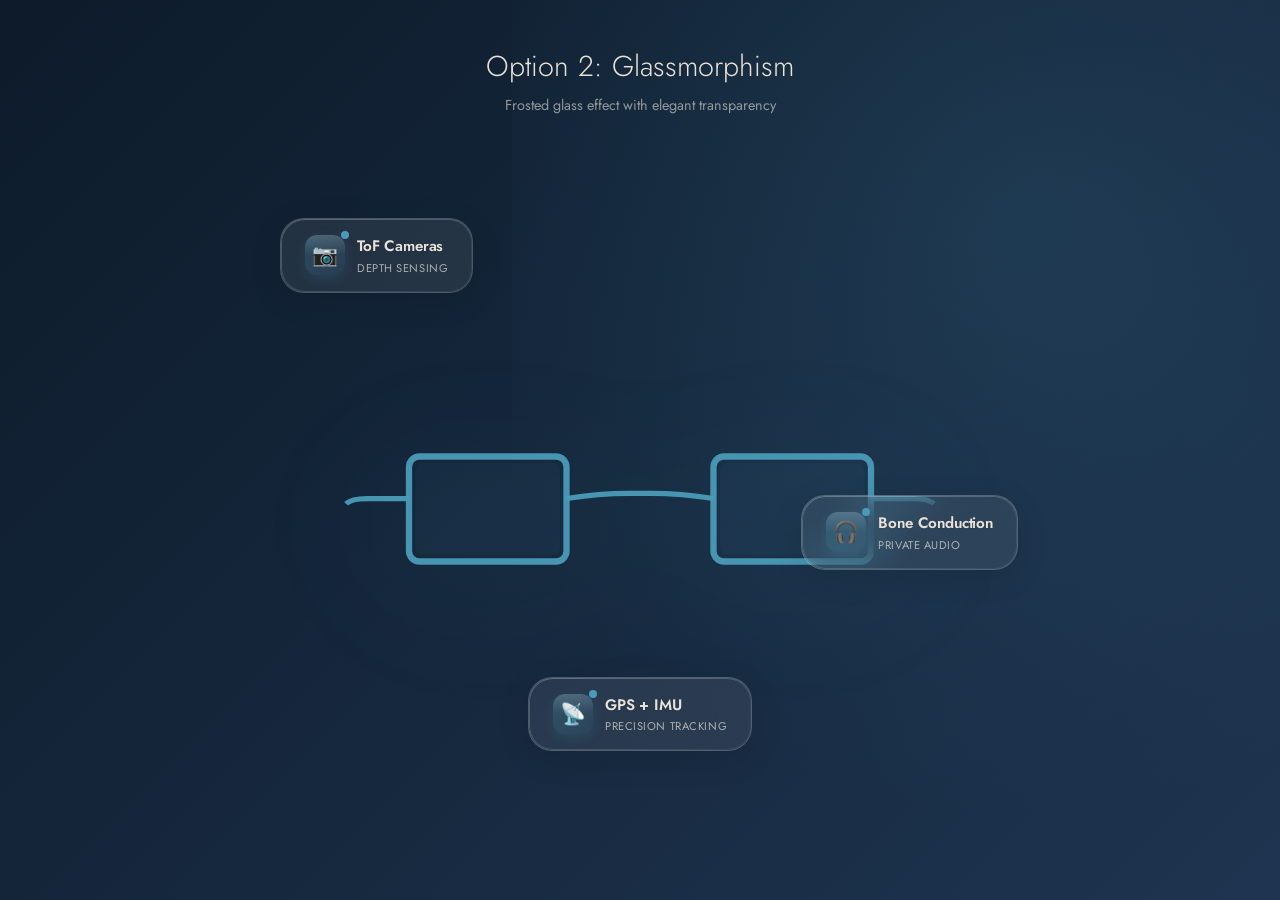
<file: design-options/option2-glassmorphism.html>
<!DOCTYPE html>
<html lang="en">
<head>
  <meta charset="UTF-8">
  <meta name="viewport" content="width=device-width, initial-scale=1.0">
  <title>Option 2: Glassmorphism</title>
  <link href="https://fonts.googleapis.com/css2?family=Jost:wght@300;400;500;600&display=swap" rel="stylesheet">
  <style>
    * { margin: 0; padding: 0; box-sizing: border-box; }
    
    body {
      font-family: 'Jost', sans-serif;
      background: linear-gradient(135deg, #0D1B2A 0%, #1E3450 100%);
      min-height: 100vh;
      display: flex;
      align-items: center;
      justify-content: center;
      padding: 2rem;
      position: relative;
      overflow: hidden;
    }

    body::before {
      content: '';
      position: absolute;
      top: -50%;
      right: -20%;
      width: 80%;
      height: 150%;
      background: radial-gradient(circle, rgba(74, 155, 184, 0.15) 0%, transparent 70%);
      animation: float 20s ease-in-out infinite;
    }

    @keyframes float {
      0%, 100% { transform: translate(0, 0); }
      50% { transform: translate(-30px, 30px); }
    }

    .showcase {
      width: 100%;
      max-width: 900px;
      position: relative;
      z-index: 1;
    }

    .glasses-container {
      position: relative;
      width: 100%;
      aspect-ratio: 1.3;
      display: flex;
      align-items: center;
      justify-content: center;
    }

    .glasses-svg {
      width: 70%;
      filter: drop-shadow(0 20px 60px rgba(74, 155, 184, 0.3));
    }

    /* Glassmorphism Style */
    .glass-badge {
      position: absolute;
      background: rgba(255, 255, 255, 0.08);
      backdrop-filter: blur(20px);
      -webkit-backdrop-filter: blur(20px);
      border: 1px solid rgba(255, 255, 255, 0.18);
      border-radius: 24px;
      padding: 1rem 1.5rem;
      display: flex;
      align-items: center;
      gap: 0.75rem;
      opacity: 0;
      transform: translateY(20px);
      animation: slideUp 0.8s cubic-bezier(0.16, 1, 0.3, 1) forwards;
      box-shadow: 
        0 8px 32px rgba(0, 0, 0, 0.1),
        inset 0 1px 0 rgba(255, 255, 255, 0.1);
      transition: all 0.5s cubic-bezier(0.16, 1, 0.3, 1);
      cursor: pointer;
    }

    .glass-badge::before {
      content: '';
      position: absolute;
      inset: 0;
      border-radius: 24px;
      padding: 1px;
      background: linear-gradient(135deg, rgba(255,255,255,0.2), rgba(255,255,255,0.05));
      -webkit-mask: linear-gradient(#fff 0 0) content-box, linear-gradient(#fff 0 0);
      -webkit-mask-composite: xor;
      mask-composite: exclude;
      pointer-events: none;
    }

    .glass-badge:hover {
      background: rgba(255, 255, 255, 0.12);
      transform: translateY(-6px) scale(1.03);
      box-shadow: 
        0 16px 48px rgba(74, 155, 184, 0.3),
        inset 0 1px 0 rgba(255, 255, 255, 0.2);
    }

    @keyframes slideUp {
      to {
        opacity: 1;
        transform: translateY(0);
      }
    }

    .glass-icon {
      width: 40px;
      height: 40px;
      border-radius: 12px;
      background: linear-gradient(135deg, rgba(74, 155, 184, 0.25), rgba(74, 155, 184, 0.1));
      display: flex;
      align-items: center;
      justify-content: center;
      font-size: 1.3rem;
      flex-shrink: 0;
      box-shadow: 0 4px 12px rgba(74, 155, 184, 0.15);
      position: relative;
    }

    .glass-icon::before {
      content: '';
      position: absolute;
      top: 0;
      left: 0;
      right: 0;
      height: 50%;
      background: linear-gradient(180deg, rgba(255, 255, 255, 0.15), transparent);
      border-radius: 12px 12px 0 0;
    }

    .glass-text {
      display: flex;
      flex-direction: column;
      gap: 0.15rem;
    }

    .glass-title {
      font-size: 0.95rem;
      font-weight: 600;
      color: #E8E2D8;
      letter-spacing: -0.01em;
      text-shadow: 0 1px 2px rgba(0, 0, 0, 0.1);
    }

    .glass-subtitle {
      font-size: 0.7rem;
      color: rgba(232, 226, 216, 0.7);
      font-weight: 400;
      text-transform: uppercase;
      letter-spacing: 0.05em;
    }

    .pulse-dot {
      width: 8px;
      height: 8px;
      border-radius: 50%;
      background: #4A9BB8;
      position: absolute;
      top: -4px;
      right: -4px;
      animation: pulse 2s ease-in-out infinite;
      box-shadow: 0 0 0 0 rgba(74, 155, 184, 0.7);
    }

    @keyframes pulse {
      0%, 100% {
        transform: scale(1);
        box-shadow: 0 0 0 0 rgba(74, 155, 184, 0.7);
      }
      50% {
        transform: scale(1.1);
        box-shadow: 0 0 0 8px rgba(74, 155, 184, 0);
      }
    }

    /* Positioning */
    .badge-camera {
      top: 8%;
      left: 10%;
      animation-delay: 0.2s;
    }

    .badge-audio {
      top: 48%;
      right: 8%;
      animation-delay: 0.4s;
    }

    .badge-sensors {
      bottom: 15%;
      left: 50%;
      transform: translateX(-50%) translateY(20px);
      animation-delay: 0.6s;
    }

    .badge-sensors.glass-badge {
      animation: slideUpCenter 0.8s cubic-bezier(0.16, 1, 0.3, 1) forwards 0.6s;
    }

    @keyframes slideUpCenter {
      to {
        opacity: 1;
        transform: translateX(-50%) translateY(0);
      }
    }

    .title {
      text-align: center;
      margin-bottom: 3rem;
      color: #E8E2D8;
    }

    .title h1 {
      font-size: 1.8rem;
      font-weight: 300;
      margin-bottom: 0.5rem;
    }

    .title p {
      font-size: 0.9rem;
      color: rgba(232, 226, 216, 0.6);
    }
  </style>
</head>
<body>
  <div class="showcase">
    <div class="title">
      <h1>Option 2: Glassmorphism</h1>
      <p>Frosted glass effect with elegant transparency</p>
    </div>
    
    <div class="glasses-container">
      <!-- Glasses SVG -->
      <svg class="glasses-svg" viewBox="0 0 600 280" xmlns="http://www.w3.org/2000/svg">
        <rect x="80" y="90" width="150" height="100" rx="10" fill="none" stroke="#4A9BB8" stroke-width="6" opacity="0.95"/>
        <rect x="86" y="96" width="138" height="88" rx="8" fill="rgba(74,155,184,0.1)" opacity="0.5"/>
        <rect x="370" y="90" width="150" height="100" rx="10" fill="none" stroke="#4A9BB8" stroke-width="6" opacity="0.95"/>
        <rect x="376" y="96" width="138" height="88" rx="8" fill="rgba(74,155,184,0.1)" opacity="0.5"/>
        <path d="M 230 130 Q 260 125 290 125 L 310 125 Q 340 125 370 130" stroke="#4A9BB8" stroke-width="5" fill="none" opacity="0.95"/>
        <path d="M 80 130 L 40 130 Q 25 130 20 135" stroke="#4A9BB8" stroke-width="5" fill="none" opacity="0.95"/>
        <path d="M 520 130 L 560 130 Q 575 130 580 135" stroke="#4A9BB8" stroke-width="5" fill="none" opacity="0.95"/>
      </svg>

      <!-- Glass Badges -->
      <div class="glass-badge badge-camera">
        <div class="glass-icon">
          <div class="pulse-dot"></div>
          📷
        </div>
        <div class="glass-text">
          <div class="glass-title">ToF Cameras</div>
          <div class="glass-subtitle">Depth Sensing</div>
        </div>
      </div>

      <div class="glass-badge badge-audio">
        <div class="glass-icon">
          <div class="pulse-dot"></div>
          🎧
        </div>
        <div class="glass-text">
          <div class="glass-title">Bone Conduction</div>
          <div class="glass-subtitle">Private Audio</div>
        </div>
      </div>

      <div class="glass-badge badge-sensors">
        <div class="glass-icon">
          <div class="pulse-dot"></div>
          📡
        </div>
        <div class="glass-text">
          <div class="glass-title">GPS + IMU</div>
          <div class="glass-subtitle">Precision Tracking</div>
        </div>
      </div>
    </div>
  </div>
</body>
</html>
</file>
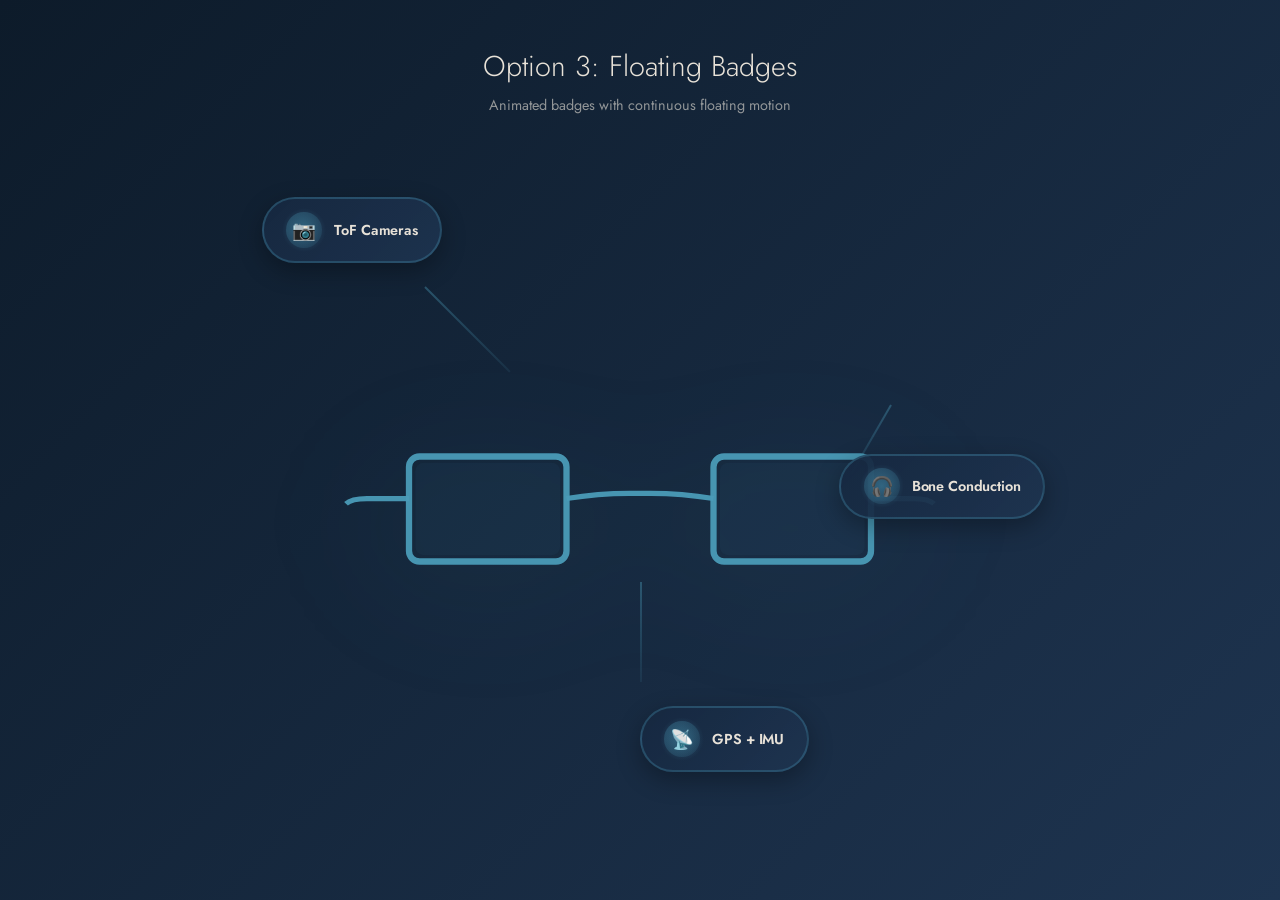
<file: design-options/option3-floating.html>
<!DOCTYPE html>
<html lang="en">
<head>
  <meta charset="UTF-8">
  <meta name="viewport" content="width=device-width, initial-scale=1.0">
  <title>Option 3: Floating Badges</title>
  <link href="https://fonts.googleapis.com/css2?family=Jost:wght@300;400;500;600&display=swap" rel="stylesheet">
  <style>
    * { margin: 0; padding: 0; box-sizing: border-box; }
    
    body {
      font-family: 'Jost', sans-serif;
      background: linear-gradient(135deg, #0D1B2A 0%, #1E3450 100%);
      min-height: 100vh;
      display: flex;
      align-items: center;
      justify-content: center;
      padding: 2rem;
    }

    .showcase {
      width: 100%;
      max-width: 900px;
      position: relative;
    }

    .glasses-container {
      position: relative;
      width: 100%;
      aspect-ratio: 1.3;
      display: flex;
      align-items: center;
      justify-content: center;
    }

    .glasses-svg {
      width: 70%;
      filter: drop-shadow(0 20px 60px rgba(74, 155, 184, 0.3));
    }

    /* Floating Badge Style */
    .floating-badge {
      position: absolute;
      background: linear-gradient(135deg, rgba(22, 40, 64, 0.95), rgba(30, 52, 80, 0.9));
      border: 2px solid rgba(74, 155, 184, 0.3);
      border-radius: 50px;
      padding: 0.8rem 1.4rem;
      display: flex;
      align-items: center;
      gap: 0.75rem;
      opacity: 0;
      animation: floatIn 1s cubic-bezier(0.16, 1, 0.3, 1) forwards;
      box-shadow: 
        0 8px 24px rgba(0, 0, 0, 0.3),
        0 0 0 0 rgba(74, 155, 184, 0.4);
      transition: all 0.4s cubic-bezier(0.16, 1, 0.3, 1);
      cursor: pointer;
    }

    .floating-badge::before {
      content: '';
      position: absolute;
      inset: -2px;
      border-radius: 50px;
      background: linear-gradient(135deg, rgba(74, 155, 184, 0.4), transparent);
      opacity: 0;
      transition: opacity 0.4s;
      z-index: -1;
    }

    .floating-badge:hover {
      transform: translateY(-8px) scale(1.05);
      border-color: rgba(74, 155, 184, 0.6);
      box-shadow: 
        0 16px 40px rgba(0, 0, 0, 0.4),
        0 0 0 8px rgba(74, 155, 184, 0.1);
    }

    .floating-badge:hover::before {
      opacity: 1;
    }

    @keyframes floatIn {
      0% {
        opacity: 0;
        transform: translateY(30px) scale(0.95);
      }
      60% {
        transform: translateY(-5px) scale(1.02);
      }
      100% {
        opacity: 1;
        transform: translateY(0) scale(1);
      }
    }

    .badge-icon-wrapper {
      position: relative;
      width: 36px;
      height: 36px;
      flex-shrink: 0;
    }

    .badge-icon {
      width: 100%;
      height: 100%;
      border-radius: 50%;
      background: linear-gradient(135deg, rgba(74, 155, 184, 0.3), rgba(74, 155, 184, 0.1));
      display: flex;
      align-items: center;
      justify-content: center;
      font-size: 1.2rem;
      position: relative;
      z-index: 1;
    }

    .badge-glow {
      position: absolute;
      inset: -4px;
      border-radius: 50%;
      background: radial-gradient(circle, rgba(74, 155, 184, 0.4), transparent 70%);
      animation: glow 2s ease-in-out infinite;
    }

    @keyframes glow {
      0%, 100% {
        transform: scale(1);
        opacity: 0.5;
      }
      50% {
        transform: scale(1.2);
        opacity: 0.8;
      }
    }

    .badge-label {
      font-size: 0.9rem;
      font-weight: 600;
      color: #E8E2D8;
      letter-spacing: -0.01em;
      white-space: nowrap;
    }

    /* Connection Lines */
    .connection-line {
      position: absolute;
      width: 2px;
      background: linear-gradient(180deg, rgba(74, 155, 184, 0.4), rgba(74, 155, 184, 0.1));
      transform-origin: top;
      opacity: 0;
      animation: lineGrow 0.8s cubic-bezier(0.16, 1, 0.3, 1) forwards;
    }

    @keyframes lineGrow {
      to {
        opacity: 1;
      }
    }

    .line-camera {
      top: 18%;
      left: 26%;
      height: 120px;
      transform: rotate(-45deg);
      animation-delay: 0.4s;
    }

    .line-audio {
      top: 35%;
      right: 22%;
      height: 80px;
      transform: rotate(30deg);
      animation-delay: 0.6s;
    }

    .line-sensors {
      bottom: 25%;
      left: 50%;
      height: 100px;
      animation-delay: 0.8s;
    }

    /* Positioning with floating animation */
    .badge-camera {
      top: 5%;
      left: 8%;
      animation-delay: 0.2s;
      animation-name: floatIn, continuousFloat;
      animation-duration: 1s, 3s;
      animation-timing-function: cubic-bezier(0.16, 1, 0.3, 1), ease-in-out;
      animation-iteration-count: 1, infinite;
      animation-delay: 0.2s, 1.2s;
    }

    .badge-audio {
      top: 42%;
      right: 5%;
      animation-delay: 0.4s;
      animation-name: floatIn, continuousFloat;
      animation-duration: 1s, 3.5s;
      animation-timing-function: cubic-bezier(0.16, 1, 0.3, 1), ease-in-out;
      animation-iteration-count: 1, infinite;
      animation-delay: 0.4s, 1.4s;
    }

    .badge-sensors {
      bottom: 12%;
      left: 50%;
      transform: translateX(-50%);
      animation-delay: 0.6s;
      animation-name: floatInCenter, continuousFloat;
      animation-duration: 1s, 4s;
      animation-timing-function: cubic-bezier(0.16, 1, 0.3, 1), ease-in-out;
      animation-iteration-count: 1, infinite;
      animation-delay: 0.6s, 1.6s;
    }

    @keyframes floatInCenter {
      0% {
        opacity: 0;
        transform: translateX(-50%) translateY(30px) scale(0.95);
      }
      60% {
        transform: translateX(-50%) translateY(-5px) scale(1.02);
      }
      100% {
        opacity: 1;
        transform: translateX(-50%) translateY(0) scale(1);
      }
    }

    @keyframes continuousFloat {
      0%, 100% {
        transform: translateY(0);
      }
      50% {
        transform: translateY(-10px);
      }
    }

    .title {
      text-align: center;
      margin-bottom: 3rem;
      color: #E8E2D8;
    }

    .title h1 {
      font-size: 1.8rem;
      font-weight: 300;
      margin-bottom: 0.5rem;
    }

    .title p {
      font-size: 0.9rem;
      color: rgba(232, 226, 216, 0.6);
    }
  </style>
</head>
<body>
  <div class="showcase">
    <div class="title">
      <h1>Option 3: Floating Badges</h1>
      <p>Animated badges with continuous floating motion</p>
    </div>
    
    <div class="glasses-container">
      <!-- Glasses SVG -->
      <svg class="glasses-svg" viewBox="0 0 600 280" xmlns="http://www.w3.org/2000/svg">
        <rect x="80" y="90" width="150" height="100" rx="10" fill="none" stroke="#4A9BB8" stroke-width="6" opacity="0.95"/>
        <rect x="86" y="96" width="138" height="88" rx="8" fill="rgba(74,155,184,0.1)" opacity="0.5"/>
        <rect x="370" y="90" width="150" height="100" rx="10" fill="none" stroke="#4A9BB8" stroke-width="6" opacity="0.95"/>
        <rect x="376" y="96" width="138" height="88" rx="8" fill="rgba(74,155,184,0.1)" opacity="0.5"/>
        <path d="M 230 130 Q 260 125 290 125 L 310 125 Q 340 125 370 130" stroke="#4A9BB8" stroke-width="5" fill="none" opacity="0.95"/>
        <path d="M 80 130 L 40 130 Q 25 130 20 135" stroke="#4A9BB8" stroke-width="5" fill="none" opacity="0.95"/>
        <path d="M 520 130 L 560 130 Q 575 130 580 135" stroke="#4A9BB8" stroke-width="5" fill="none" opacity="0.95"/>
      </svg>

      <!-- Connection Lines -->
      <div class="connection-line line-camera"></div>
      <div class="connection-line line-audio"></div>
      <div class="connection-line line-sensors"></div>

      <!-- Floating Badges -->
      <div class="floating-badge badge-camera">
        <div class="badge-icon-wrapper">
          <div class="badge-glow"></div>
          <div class="badge-icon">📷</div>
        </div>
        <div class="badge-label">ToF Cameras</div>
      </div>

      <div class="floating-badge badge-audio">
        <div class="badge-icon-wrapper">
          <div class="badge-glow"></div>
          <div class="badge-icon">🎧</div>
        </div>
        <div class="badge-label">Bone Conduction</div>
      </div>

      <div class="floating-badge badge-sensors">
        <div class="badge-icon-wrapper">
          <div class="badge-glow"></div>
          <div class="badge-icon">📡</div>
        </div>
        <div class="badge-label">GPS + IMU</div>
      </div>
    </div>
  </div>
</body>
</html>
</file>
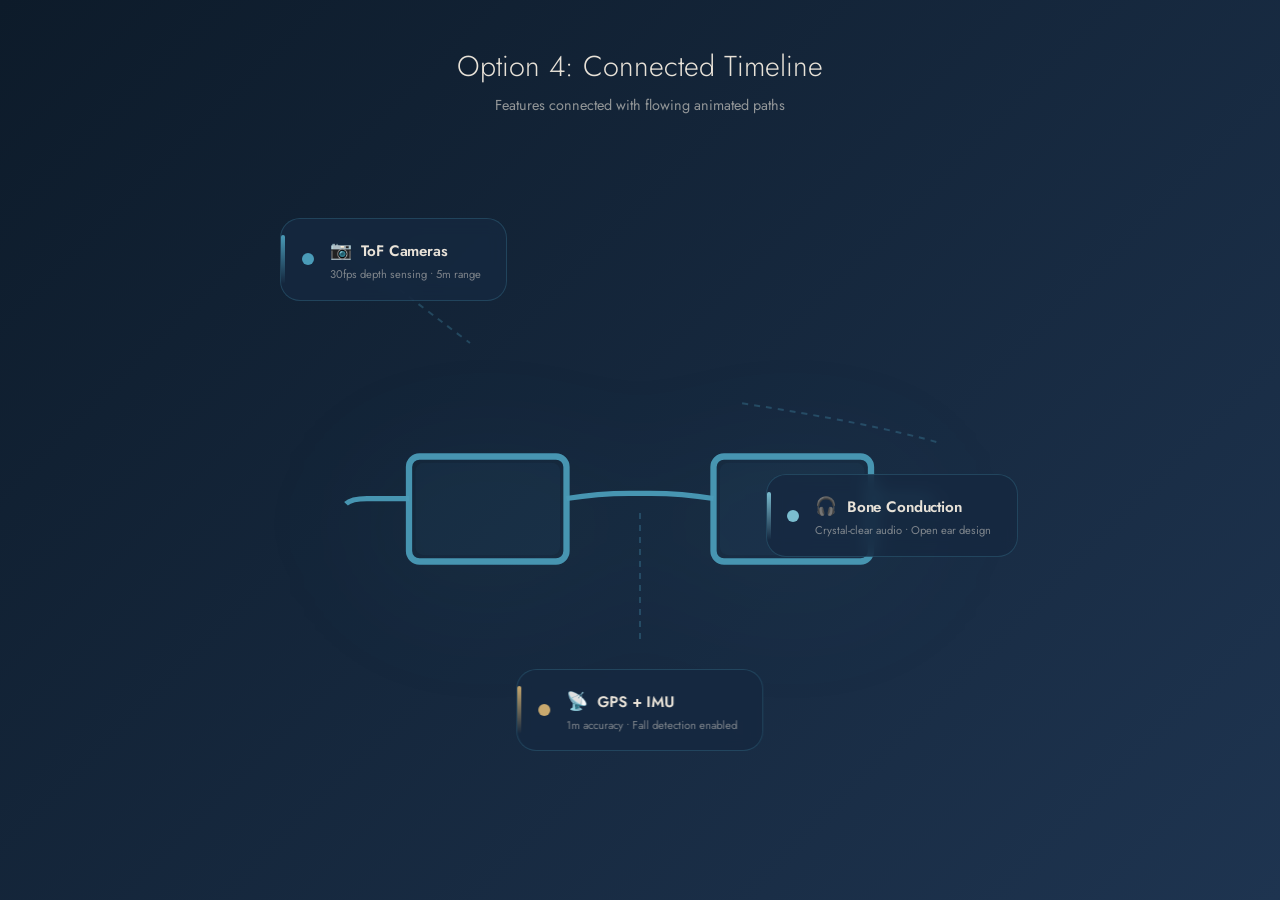
<file: design-options/option4-timeline.html>
<!DOCTYPE html>
<html lang="en">
<head>
  <meta charset="UTF-8">
  <meta name="viewport" content="width=device-width, initial-scale=1.0">
  <title>Option 4: Connected Timeline</title>
  <link href="https://fonts.googleapis.com/css2?family=Jost:wght@300;400;500;600&display=swap" rel="stylesheet">
  <style>
    * { margin: 0; padding: 0; box-sizing: border-box; }
    
    body {
      font-family: 'Jost', sans-serif;
      background: linear-gradient(135deg, #0D1B2A 0%, #1E3450 100%);
      min-height: 100vh;
      display: flex;
      align-items: center;
      justify-content: center;
      padding: 2rem;
    }

    .showcase {
      width: 100%;
      max-width: 900px;
      position: relative;
    }

    .glasses-container {
      position: relative;
      width: 100%;
      aspect-ratio: 1.3;
      display: flex;
      align-items: center;
      justify-content: center;
    }

    .glasses-svg {
      width: 70%;
      filter: drop-shadow(0 20px 60px rgba(74, 155, 184, 0.3));
    }

    /* Connected Timeline Style */
    .timeline-badge {
      position: absolute;
      background: rgba(22, 40, 64, 0.8);
      backdrop-filter: blur(8px);
      border: 1px solid rgba(74, 155, 184, 0.25);
      border-radius: 20px;
      padding: 1.1rem 1.6rem 1.1rem 1.3rem;
      display: flex;
      align-items: center;
      gap: 1rem;
      opacity: 0;
      transition: all 0.5s cubic-bezier(0.16, 1, 0.3, 1);
      cursor: pointer;
      overflow: visible;
    }

    .timeline-badge::before {
      content: '';
      position: absolute;
      left: 0;
      top: 50%;
      transform: translateY(-50%);
      width: 4px;
      height: 60%;
      background: linear-gradient(180deg, var(--accent-color), transparent);
      border-radius: 2px;
    }

    .timeline-badge:hover {
      background: rgba(22, 40, 64, 0.95);
      border-color: rgba(74, 155, 184, 0.5);
      transform: translateX(-4px);
      box-shadow: 
        0 12px 36px rgba(0, 0, 0, 0.3),
        -4px 0 16px rgba(74, 155, 184, 0.2);
    }

    .badge-dot {
      width: 12px;
      height: 12px;
      border-radius: 50%;
      background: var(--accent-color);
      flex-shrink: 0;
      position: relative;
      box-shadow: 0 0 0 0 var(--accent-color);
      animation: ripple 2s ease-in-out infinite;
    }

    @keyframes ripple {
      0%, 100% {
        box-shadow: 0 0 0 0 var(--accent-color);
      }
      50% {
        box-shadow: 0 0 0 8px rgba(74, 155, 184, 0);
      }
    }

    .badge-info {
      display: flex;
      flex-direction: column;
      gap: 0.2rem;
    }

    .badge-emoji {
      font-size: 1.1rem;
      margin-right: 0.3rem;
    }

    .badge-name {
      font-size: 0.95rem;
      font-weight: 600;
      color: #E8E2D8;
      letter-spacing: -0.01em;
    }

    .badge-desc {
      font-size: 0.7rem;
      color: rgba(232, 226, 216, 0.5);
      font-weight: 400;
    }

    /* SVG Connection Lines */
    .connections {
      position: absolute;
      inset: 0;
      pointer-events: none;
      z-index: 0;
    }

    .connection-path {
      stroke: rgba(74, 155, 184, 0.3);
      stroke-width: 2;
      fill: none;
      stroke-dasharray: 6 6;
      opacity: 0;
      animation: pathDraw 1s cubic-bezier(0.16, 1, 0.3, 1) forwards;
    }

    @keyframes pathDraw {
      to {
        opacity: 1;
        stroke-dashoffset: -100;
      }
    }

    .connection-path.animated {
      animation: pathDraw 1s cubic-bezier(0.16, 1, 0.3, 1) forwards, 
                 flowingDash 20s linear infinite;
    }

    @keyframes flowingDash {
      to {
        stroke-dashoffset: -1000;
      }
    }

    /* Positioning and Colors */
    .badge-camera {
      --accent-color: #4A9BB8;
      top: 8%;
      left: 10%;
      animation: fadeInLeft 0.8s cubic-bezier(0.16, 1, 0.3, 1) forwards 0.3s;
    }

    .badge-audio {
      --accent-color: #7BBDD0;
      top: 45%;
      right: 8%;
      animation: fadeInRight 0.8s cubic-bezier(0.16, 1, 0.3, 1) forwards 0.5s;
    }

    .badge-sensors {
      --accent-color: #C9A96E;
      bottom: 15%;
      left: 50%;
      transform: translateX(-50%);
      animation: fadeInBottom 0.8s cubic-bezier(0.16, 1, 0.3, 1) forwards 0.7s;
    }

    @keyframes fadeInLeft {
      from {
        opacity: 0;
        transform: translateX(-30px);
      }
      to {
        opacity: 1;
        transform: translateX(0);
      }
    }

    @keyframes fadeInRight {
      from {
        opacity: 0;
        transform: translateX(30px);
      }
      to {
        opacity: 1;
        transform: translateX(0);
      }
    }

    @keyframes fadeInBottom {
      from {
        opacity: 0;
        transform: translateX(-50%) translateY(30px);
      }
      to {
        opacity: 1;
        transform: translateX(-50%) translateY(0);
      }
    }

    .path-camera {
      animation-delay: 0.5s;
    }

    .path-audio {
      animation-delay: 0.7s;
    }

    .path-sensors {
      animation-delay: 0.9s;
    }

    .title {
      text-align: center;
      margin-bottom: 3rem;
      color: #E8E2D8;
    }

    .title h1 {
      font-size: 1.8rem;
      font-weight: 300;
      margin-bottom: 0.5rem;
    }

    .title p {
      font-size: 0.9rem;
      color: rgba(232, 226, 216, 0.6);
    }
  </style>
</head>
<body>
  <div class="showcase">
    <div class="title">
      <h1>Option 4: Connected Timeline</h1>
      <p>Features connected with flowing animated paths</p>
    </div>
    
    <div class="glasses-container">
      <!-- SVG Connection Lines -->
      <svg class="connections" viewBox="0 0 900 600" xmlns="http://www.w3.org/2000/svg">
        <!-- Line from camera badge to glasses -->
        <path class="connection-path path-camera animated" 
              d="M 150 80 Q 200 120 280 180" />
        
        <!-- Line from audio badge to glasses -->
        <path class="connection-path path-audio animated" 
              d="M 750 280 Q 680 260 550 240" />
        
        <!-- Line from sensors badge to glasses -->
        <path class="connection-path path-sensors animated" 
              d="M 450 480 L 450 350" />
      </svg>

      <!-- Glasses SVG -->
      <svg class="glasses-svg" viewBox="0 0 600 280" xmlns="http://www.w3.org/2000/svg">
        <rect x="80" y="90" width="150" height="100" rx="10" fill="none" stroke="#4A9BB8" stroke-width="6" opacity="0.95"/>
        <rect x="86" y="96" width="138" height="88" rx="8" fill="rgba(74,155,184,0.1)" opacity="0.5"/>
        <rect x="370" y="90" width="150" height="100" rx="10" fill="none" stroke="#4A9BB8" stroke-width="6" opacity="0.95"/>
        <rect x="376" y="96" width="138" height="88" rx="8" fill="rgba(74,155,184,0.1)" opacity="0.5"/>
        <path d="M 230 130 Q 260 125 290 125 L 310 125 Q 340 125 370 130" stroke="#4A9BB8" stroke-width="5" fill="none" opacity="0.95"/>
        <path d="M 80 130 L 40 130 Q 25 130 20 135" stroke="#4A9BB8" stroke-width="5" fill="none" opacity="0.95"/>
        <path d="M 520 130 L 560 130 Q 575 130 580 135" stroke="#4A9BB8" stroke-width="5" fill="none" opacity="0.95"/>
      </svg>

      <!-- Timeline Badges -->
      <div class="timeline-badge badge-camera">
        <div class="badge-dot"></div>
        <div class="badge-info">
          <div class="badge-name">
            <span class="badge-emoji">📷</span>
            ToF Cameras
          </div>
          <div class="badge-desc">30fps depth sensing • 5m range</div>
        </div>
      </div>

      <div class="timeline-badge badge-audio">
        <div class="badge-dot"></div>
        <div class="badge-info">
          <div class="badge-name">
            <span class="badge-emoji">🎧</span>
            Bone Conduction
          </div>
          <div class="badge-desc">Crystal-clear audio • Open ear design</div>
        </div>
      </div>

      <div class="timeline-badge badge-sensors">
        <div class="badge-dot"></div>
        <div class="badge-info">
          <div class="badge-name">
            <span class="badge-emoji">📡</span>
            GPS + IMU
          </div>
          <div class="badge-desc">1m accuracy • Fall detection enabled</div>
        </div>
      </div>
    </div>
  </div>
</body>
</html>
</file>
<file: styles/tokens.css>
/* SafeSight · tokens.css */
@import url('https://fonts.googleapis.com/css2?family=Cormorant+Garamond:ital,wght@0,300;0,400;0,500;1,300;1,400&family=Jost:wght@300;400;500;600&display=swap');

:root {
  --navy:        #0D1B2A;
  --navy-mid:    #112031;
  --navy-card:   #162840;
  --navy-raised: #1E3450;
  --navy-border: rgba(255,255,255,0.09);
  --navy-hover:  rgba(255,255,255,0.05);
  --gold:        #C9A96E;
  --gold-light:  #E2C99A;
  --gold-dim:    rgba(201,169,110,0.18);
  --teal:        #4A9BB8;
  --teal-light:  #7BBDD0;
  --teal-dim:    rgba(74,155,184,0.18);
  --cream:       #E8E2D8;
  --muted:       rgba(232,226,216,0.55);
  --subtle:      rgba(232,226,216,0.28);
  --green:       #5BAD8A; --green-dim: rgba(91,173,138,0.18);
  --red:         #C0554A; --red-dim:   rgba(192,85,74,0.18);
  --amber:       #C4934A; --amber-dim: rgba(196,147,74,0.18);
  --r-sm:10px; --r-md:16px; --r-lg:22px; --r-xl:30px;
  --shadow-card: 0 8px 40px rgba(0,0,0,0.4);
  --ease:        cubic-bezier(0.4,0,0.2,1);
  --ease-spring: cubic-bezier(0.34,1.56,0.64,1);
  --sidebar-w:   230px;
  --topbar-h:    62px;
}

/* ── Light mode (default on landing, togglable in app) ── */
body {
  --navy:        #F0F4F8;
  --navy-mid:    #E2EAF2;
  --navy-card:   #FFFFFF;
  --navy-raised: #EAF0F6;
  --navy-border: rgba(0,0,0,0.09);
  --navy-hover:  rgba(0,0,0,0.04);
  --cream:       #1E2D3D;
  --muted:       rgba(30,45,61,0.60);
  --subtle:      rgba(30,45,61,0.35);
  --shadow-card: 0 4px 28px rgba(0,0,0,0.10);
}
body::after {
  content:'';position:fixed;inset:0;pointer-events:none;z-index:9998;
  background:radial-gradient(ellipse 60% 50% at 80% 10%,rgba(74,155,184,0.05),transparent 60%),
             radial-gradient(ellipse 50% 60% at 10% 90%,rgba(201,169,110,0.04),transparent 60%);
}

/* ── Dark mode ── */
body.dark {
  --navy:        #0D1B2A;
  --navy-mid:    #112031;
  --navy-card:   #162840;
  --navy-raised: #1E3450;
  --navy-border: rgba(255,255,255,0.09);
  --navy-hover:  rgba(255,255,255,0.05);
  --cream:       #E8E2D8;
  --muted:       rgba(232,226,216,0.55);
  --subtle:      rgba(232,226,216,0.28);
  --shadow-card: 0 8px 40px rgba(0,0,0,0.4);
}
body.dark .topbar      { background: rgba(13,27,42,0.90); }
body.dark .sidebar     { background: rgba(17,32,49,0.70); }
body.dark #role-screen {
  background:
    radial-gradient(ellipse 60% 50% at 20% 80%,rgba(74,155,184,0.07),transparent 60%),
    radial-gradient(ellipse 50% 40% at 80% 20%,rgba(201,169,110,0.08),transparent 60%),
    #0D1B2A;
}
body.dark .map-wrap { filter: none; }
body.dark body::after { opacity: 0; }
</file>
<file: styles/base.css>
/* SafeSight · base.css */
*,*::before,*::after{box-sizing:border-box;margin:0;padding:0}
html{scroll-behavior:smooth}
body{font-family:'Jost',sans-serif;background:var(--navy);color:var(--cream);min-height:100vh;overflow-x:hidden;-webkit-font-smoothing:antialiased;transition:background .4s,color .4s}
::selection{background:var(--gold-dim);color:var(--gold)}
::-webkit-scrollbar{width:4px}
::-webkit-scrollbar-track{background:transparent}
::-webkit-scrollbar-thumb{background:var(--navy-raised);border-radius:2px}

/* ── Keyframes ───────────────────────────────── */
@keyframes fadeUp    { from{opacity:0;transform:translateY(22px)} to{opacity:1;transform:translateY(0)} }
@keyframes fadeIn    { from{opacity:0} to{opacity:1} }
@keyframes slideDown { from{opacity:0;transform:translateY(-14px)} to{opacity:1;transform:translateY(0)} }
@keyframes scaleIn   { from{opacity:0;transform:scale(0.93)} to{opacity:1;transform:scale(1)} }
@keyframes pulse     { 0%,100%{opacity:1;transform:scale(1)} 50%{opacity:.4;transform:scale(1.55)} }
@keyframes ruleGrow  { from{width:0;opacity:0} to{width:48px;opacity:1} }
@keyframes logoReveal{ 0%{opacity:0;letter-spacing:.3em;filter:blur(8px)} 60%{filter:blur(0)} 100%{opacity:1;letter-spacing:-.03em} }
@keyframes logoIconSpin { 0%{transform:rotate(0deg) scale(1)} 50%{transform:rotate(180deg) scale(1.05)} 100%{transform:rotate(360deg) scale(1)} }
@keyframes subFade   { from{opacity:0;transform:translateY(8px)} to{opacity:1;transform:translateY(0)} }
@keyframes cardRise  { from{opacity:0;transform:translateY(32px) scale(0.97)} to{opacity:1;transform:translateY(0) scale(1)} }
@keyframes glowPulse { 0%,100%{box-shadow:0 0 0 0 rgba(74,155,184,0)} 50%{box-shadow:0 0 24px 6px rgba(74,155,184,0.18)} }
@keyframes stepReveal{ from{opacity:0;transform:translateX(-12px)} to{opacity:1;transform:translateX(0)} }
@keyframes batteryCharge { from{width:0} to{width:82%} }
@keyframes toastIn   { from{opacity:0;transform:translateY(16px) scale(0.95)} to{opacity:1;transform:translateY(0) scale(1)} }
@keyframes shimmer   { 0%{background-position:-400px 0} 100%{background-position:400px 0} }
</file>
<file: styles/layout.css>
/* SafeSight · layout.css */

/* ══ ROLE SELECTION ══════════════════════════════ */
#role-screen {
  min-height:100vh;display:flex;flex-direction:column;
  align-items:center;justify-content:center;padding:60px 24px;
  background:
    radial-gradient(ellipse 55% 45% at 15% 85%,rgba(74,155,184,0.08),transparent 60%),
    radial-gradient(ellipse 45% 40% at 85% 15%,rgba(201,169,110,0.09),transparent 60%),
    var(--navy);
  transition:background .4s;
}

/* Landing theme toggle */
.landing-theme-toggle {
  position:fixed;top:22px;right:24px;z-index:300;
  display:flex;align-items:center;gap:8px;
  background:var(--navy-card);border:1px solid var(--navy-border);
  border-radius:50px;padding:6px 16px;cursor:pointer;
  font-family:'Jost',sans-serif;font-size:.75rem;font-weight:500;
  color:var(--muted);letter-spacing:.04em;
  transition:all .25s;box-shadow:var(--shadow-card);
  animation:fadeIn .5s .3s var(--ease) both;
}
.landing-theme-toggle:hover{border-color:var(--gold);color:var(--gold)}
.landing-theme-toggle .toggle-icon{font-size:1rem;transition:transform .4s var(--ease-spring)}
body.dark .landing-theme-toggle .toggle-icon{transform:rotate(180deg)}

/* Hero */
.hero{text-align:center;margin-bottom:64px}

.logo-mark{
  display:flex;align-items:center;justify-content:center;gap:14px;
  margin-bottom:22px;
  animation:fadeIn .5s var(--ease) both;
}
.logo-icon{
  width:58px;height:58px;border-radius:16px;
  background:linear-gradient(135deg,rgba(74,155,184,0.18),rgba(201,169,110,0.12));
  border:1px solid var(--navy-border);
  display:flex;align-items:center;justify-content:center;
  box-shadow:0 4px 24px rgba(74,155,184,0.15);
  animation:scaleIn .5s .1s var(--ease-spring) both, glowPulse 3s 1s infinite;
}
.logo-icon svg{width:32px;height:32px}

.hero-wordmark{
  font-family:'Cormorant Garamond',serif;
  font-size:clamp(3.2rem,8vw,5.6rem);
  font-weight:300;letter-spacing:-.03em;line-height:1;color:var(--cream);
  animation:logoReveal 1s .2s var(--ease) both;
}
.hero-wordmark em{font-style:italic;color:var(--gold)}

.hero-rule{
  width:0;height:1px;margin:20px auto;
  background:linear-gradient(90deg,transparent,var(--gold),transparent);
  animation:ruleGrow .7s .9s var(--ease) forwards;
}
.hero-sub{
  font-size:.82rem;font-weight:300;color:var(--muted);
  letter-spacing:.14em;text-transform:uppercase;
  animation:subFade .6s 1.1s var(--ease) both;
}

/* Role cards */
.role-grid{display:flex;gap:28px;flex-wrap:wrap;justify-content:center}
.role-card{
  width:310px;background:var(--navy-card);border:1px solid var(--navy-border);
  border-radius:var(--r-xl);padding:48px 40px 44px;cursor:pointer;text-align:center;
  position:relative;overflow:hidden;
  box-shadow:var(--shadow-card);
  transition:transform .4s var(--ease-spring),border-color .3s,box-shadow .4s;
}
.role-card:nth-child(1){animation:cardRise .7s .4s var(--ease) both}
.role-card:nth-child(2){animation:cardRise .7s .55s var(--ease) both}
.role-card::before{content:'';position:absolute;inset:0;opacity:0;transition:opacity .4s;border-radius:inherit}
.role-card.user::before    {background:radial-gradient(ellipse at 50% 0%,rgba(74,155,184,.15),transparent 70%)}
.role-card.caregiver::before{background:radial-gradient(ellipse at 50% 0%,rgba(201,169,110,.15),transparent 70%)}
.role-card:hover{transform:translateY(-8px)}
.role-card:hover::before{opacity:1}
.role-card.user:hover    {border-color:rgba(74,155,184,.45);box-shadow:0 24px 64px rgba(74,155,184,.15)}
.role-card.caregiver:hover{border-color:rgba(201,169,110,.45);box-shadow:0 24px 64px rgba(201,169,110,.12)}
.role-icon-wrap{
  width:72px;height:72px;border-radius:50%;
  display:flex;align-items:center;justify-content:center;
  font-size:1.9rem;margin:0 auto 28px;position:relative;
}
.role-icon-wrap::after{content:'';position:absolute;inset:-1px;border-radius:50%;border:1px solid var(--navy-border)}
.role-card.user .role-icon-wrap    {background:linear-gradient(135deg,rgba(74,155,184,.22),rgba(74,155,184,.05))}
.role-card.caregiver .role-icon-wrap{background:linear-gradient(135deg,rgba(201,169,110,.22),rgba(201,169,110,.05))}
.role-card h2{font-family:'Cormorant Garamond',serif;font-size:1.75rem;font-weight:400;color:var(--cream);margin-bottom:12px;letter-spacing:-.01em}
.role-card p{font-size:.84rem;color:var(--muted);line-height:1.8;font-weight:300}
.role-cta{
  display:inline-flex;align-items:center;gap:8px;margin-top:32px;
  padding:11px 28px;border-radius:50px;font-size:.75rem;font-weight:500;
  letter-spacing:.1em;text-transform:uppercase;transition:all .25s;
}
.role-card.user .role-cta    {background:var(--teal-dim);color:var(--teal-light);border:1px solid rgba(74,155,184,.3)}
.role-card.caregiver .role-cta{background:var(--gold-dim);color:var(--gold-light);border:1px solid rgba(201,169,110,.3)}
.role-card:hover .role-cta{opacity:.85;transform:translateX(3px)}

/* ══ APP SHELL ═══════════════════════════════════ */
#app{display:none;min-height:100vh;flex-direction:column}
#app.active{display:flex}

/* Topbar */
.topbar{
  height:var(--topbar-h);
  background:rgba(240,244,248,0.90);
  backdrop-filter:blur(20px);-webkit-backdrop-filter:blur(20px);
  border-bottom:1px solid var(--navy-border);
  display:flex;align-items:center;justify-content:space-between;
  padding:0 28px;position:sticky;top:0;z-index:200;
  animation:slideDown .4s var(--ease) both;
  transition:background .4s;
}
body.dark .topbar{background:rgba(13,27,42,0.90)}
.topbar-logo{display:flex;align-items:center;gap:10px}
.topbar-logo-icon{
  width:34px;height:34px;border-radius:9px;
  background:linear-gradient(135deg,rgba(74,155,184,.2),rgba(201,169,110,.12));
  border:1px solid var(--navy-border);
  display:flex;align-items:center;justify-content:center;
}
.topbar-logo-icon svg{width:20px;height:20px}
.topbar-wordmark{font-family:'Cormorant Garamond',serif;font-size:1.4rem;font-weight:300;letter-spacing:-.02em;color:var(--cream)}
.topbar-wordmark em{font-style:italic;color:var(--gold)}
.topbar-right{display:flex;align-items:center;gap:10px}
.mode-pill{padding:5px 14px;border-radius:50px;font-size:.7rem;font-weight:500;letter-spacing:.1em;text-transform:uppercase}
.mode-pill.user-mode    {background:var(--teal-dim);color:var(--teal-light);border:1px solid rgba(74,155,184,.25)}
.mode-pill.caregiver-mode{background:var(--gold-dim);color:var(--gold-light);border:1px solid rgba(201,169,110,.25)}
.topbar-btn{
  background:transparent;border:1px solid var(--navy-border);color:var(--muted);
  padding:6px 16px;border-radius:50px;font-family:'Jost',sans-serif;
  font-size:.76rem;font-weight:500;letter-spacing:.03em;cursor:pointer;transition:all .2s;
}
.topbar-btn:hover{border-color:var(--gold);color:var(--gold)}

/* Sidebar */
.app-body{display:flex;flex:1}
.sidebar{
  width:var(--sidebar-w);
  background:rgba(234,240,246,0.70);
  border-right:1px solid var(--navy-border);
  padding:28px 0;flex-shrink:0;
  position:sticky;top:var(--topbar-h);
  height:calc(100vh - var(--topbar-h));overflow-y:auto;
  animation:slideDown .5s .1s var(--ease) both;
  transition:background .4s;
}
body.dark .sidebar{background:rgba(17,32,49,0.70)}
.nav-section{padding:0 20px 6px;font-size:.6rem;font-weight:600;letter-spacing:.18em;text-transform:uppercase;color:var(--subtle);margin-top:12px}
.nav-item{
  display:flex;align-items:center;gap:12px;padding:11px 20px 11px 22px;
  font-size:.84rem;font-weight:400;color:var(--muted);cursor:pointer;
  border-left:2px solid transparent;
  transition:color .2s,background .2s,border-color .2s,padding-left .25s var(--ease-spring);
  user-select:none;letter-spacing:.01em;
}
.nav-item:hover{color:var(--cream);background:var(--navy-hover);padding-left:28px}
.nav-item.active{color:var(--cream);background:var(--navy-hover)}
.nav-item.active.teal-active{border-left-color:var(--teal)}
.nav-item.active.gold-active{border-left-color:var(--gold)}
.nav-icon{font-size:1rem;width:20px;text-align:center;flex-shrink:0;opacity:.75}

/* Main */
.main{
  flex:1;padding:44px 48px;overflow-y:auto;max-height:calc(100vh - var(--topbar-h));
  background:
    radial-gradient(ellipse 70% 40% at 80% 10%,rgba(74,155,184,0.04),transparent 60%),
    radial-gradient(ellipse 60% 50% at 10% 80%,rgba(201,169,110,0.03),transparent 60%),
    transparent;
}
.panel{display:none}
.panel.active{display:block;animation:fadeUp .38s var(--ease) both}

@media(max-width:768px){.sidebar{display:none}.main{padding:24px 18px}}
</file>
<file: styles/components.css>
/* SafeSight · components.css */

/* Page Header */
.page-header{margin-bottom:40px}
.page-title{font-family:'Cormorant Garamond',serif;font-size:clamp(2rem,3.5vw,2.8rem);font-weight:300;color:var(--cream);letter-spacing:-.02em;line-height:1.1}
.page-title em{font-style:italic;color:var(--gold)}
.page-sub{font-size:.84rem;color:var(--muted);margin-top:8px;font-weight:300}
.page-divider{width:36px;height:1px;background:var(--gold);opacity:.6;margin-top:16px}

/* Card */
.card{background:var(--navy-card);border:1px solid var(--navy-border);border-radius:var(--r-lg);padding:30px;margin-bottom:22px;box-shadow:var(--shadow-card);transition:border-color .25s,box-shadow .25s;position:relative;overflow:hidden}
.card::before{content:'';position:absolute;top:0;left:0;right:0;height:1px;background:linear-gradient(90deg,transparent,rgba(255,255,255,.07),transparent);pointer-events:none}
.card:hover{border-color:rgba(74,155,184,0.2);box-shadow:0 12px 48px rgba(0,0,0,.15)}
.card-header{display:flex;align-items:center;justify-content:space-between;margin-bottom:24px}
.card-title{font-family:'Cormorant Garamond',serif;font-size:1.15rem;font-weight:400;color:var(--cream);letter-spacing:-.01em;display:flex;align-items:center;gap:10px}
.card-title-mark{width:3px;height:16px;border-radius:2px;flex-shrink:0}
.mark-teal{background:var(--teal)} .mark-gold{background:var(--gold)} .mark-green{background:var(--green)}

/* Grids */
.grid-2{display:grid;grid-template-columns:1fr 1fr;gap:22px}
.grid-3{display:grid;grid-template-columns:1fr 1fr 1fr;gap:18px}
@media(max-width:1000px){.grid-2,.grid-3{grid-template-columns:1fr}}

/* Stat Tile */
.stat-tile{background:var(--navy-card);border:1px solid var(--navy-border);border-radius:var(--r-md);padding:26px 24px;transition:transform .25s var(--ease),border-color .25s,box-shadow .25s}
.stat-tile:hover{transform:translateY(-4px);border-color:rgba(74,155,184,.25);box-shadow:0 12px 32px rgba(74,155,184,.08)}
.stat-emoji{font-size:1.3rem;margin-bottom:14px;display:block}
.stat-label{font-size:.68rem;font-weight:500;text-transform:uppercase;letter-spacing:.12em;color:var(--muted);margin-bottom:8px}
.stat-value{font-family:'Cormorant Garamond',serif;font-size:2.4rem;font-weight:300;color:var(--cream);line-height:1;letter-spacing:-.02em}
.stat-value.green{color:var(--green)} .stat-value.amber{color:var(--amber)} .stat-value.teal{color:var(--teal)} .stat-value.gold{color:var(--gold)} .stat-value.sm{font-size:1.4rem}
.stat-sub{font-size:.75rem;color:var(--muted);margin-top:6px;font-weight:300}

/* ── Device Hero — FIXED for readability ── */
.device-hero{
  background:linear-gradient(135deg,#0D1B2A 0%,#1E3450 50%,#0D1B2A 100%);
  border:1px solid rgba(74,155,184,0.3);
  border-radius:var(--r-xl);padding:36px 40px;
  display:flex;align-items:center;gap:36px;margin-bottom:28px;
  position:relative;overflow:hidden;
  box-shadow:0 8px 48px rgba(74,155,184,0.15);
  animation:scaleIn .5s var(--ease) both;
  color:#E8E2D8; /* always light text regardless of theme */
}
.device-hero::before{content:'';position:absolute;top:-40px;right:-40px;width:220px;height:220px;border-radius:50%;background:radial-gradient(circle,rgba(74,155,184,0.12),transparent 70%);pointer-events:none}
.device-hero::after{content:'';position:absolute;bottom:-30px;left:-20px;width:160px;height:160px;border-radius:50%;background:radial-gradient(circle,rgba(201,169,110,0.07),transparent 70%);pointer-events:none}
.glasses-graphic{flex-shrink:0;filter:drop-shadow(0 4px 20px rgba(74,155,184,.3))}
.device-text{flex:1;position:relative;z-index:1}
.device-name{font-family:'Cormorant Garamond',serif;font-size:1.7rem;font-weight:300;color:#E8E2D8;letter-spacing:-.02em;margin-bottom:4px}
.device-fw{font-size:.75rem;color:rgba(232,226,216,0.55);font-weight:300;letter-spacing:.05em}
.device-stats{display:flex;gap:0;margin-top:22px;flex-wrap:wrap}
.dev-stat{
  display:flex;flex-direction:column;gap:5px;
  padding:14px 20px;border-right:1px solid rgba(255,255,255,0.1);
  min-width:90px;
}
.dev-stat:first-child{padding-left:0}
.dev-stat:last-child{border-right:none}
.dev-stat-lbl{font-size:.62rem;letter-spacing:.12em;text-transform:uppercase;color:rgba(232,226,216,0.45);font-weight:500}
.dev-stat-val{font-size:1rem;font-weight:600;color:#E8E2D8}
.battery-bar{height:4px;width:72px;background:rgba(255,255,255,0.12);border-radius:2px;margin-top:2px}
.battery-fill{height:100%;border-radius:2px;background:var(--green);animation:batteryCharge .8s .3s var(--ease) both}

/* Toggle Row */
.toggle-row{display:flex;align-items:center;justify-content:space-between;gap:20px;padding:16px 0;border-bottom:1px solid var(--navy-border)}
.toggle-row:last-of-type{border-bottom:none}
.toggle-info{flex:1;min-width:0}
.toggle-label{font-size:.88rem;color:var(--cream);font-weight:400}
.toggle-sub{font-size:.76rem;color:var(--muted);margin-top:3px;font-weight:300;line-height:1.5}
.toggle-switch{position:relative;width:44px;height:24px;border-radius:50px;background:rgba(0,0,0,0.12);border:1px solid var(--navy-border);cursor:pointer;flex-shrink:0;transition:background .25s,border-color .25s}
body.dark .toggle-switch{background:rgba(255,255,255,.1)}
.toggle-switch::after{content:'';position:absolute;top:2px;left:2px;width:18px;height:18px;border-radius:50%;background:rgba(100,120,140,0.6);transition:transform .25s var(--ease-spring),background .25s;box-shadow:0 1px 4px rgba(0,0,0,.2)}
.toggle-switch.on.teal{background:rgba(74,155,184,.25);border-color:rgba(74,155,184,.4)}
.toggle-switch.on.gold{background:rgba(201,169,110,.25);border-color:rgba(201,169,110,.4)}
.toggle-switch.on::after{transform:translateX(20px);background:white}

/* Forms */
.form-group{margin-bottom:20px}
.form-label{display:block;font-size:.72rem;font-weight:500;text-transform:uppercase;letter-spacing:.1em;color:var(--muted);margin-bottom:8px}
.form-input,.form-select{width:100%;padding:12px 16px;background:var(--navy-raised);border:1px solid var(--navy-border);border-radius:var(--r-sm);font-family:'Jost',sans-serif;font-size:.88rem;font-weight:300;color:var(--cream);outline:none;transition:border-color .2s,box-shadow .2s;appearance:none}
.form-input::placeholder{color:var(--subtle)}
.form-input:focus,.form-select:focus{border-color:rgba(74,155,184,.5);box-shadow:0 0 0 3px rgba(74,155,184,.08)}
.form-select option{background:var(--navy-card);color:var(--cream)}
.form-row{display:grid;grid-template-columns:1fr 1fr;gap:16px}
input[type=range]{width:100%;accent-color:var(--teal);cursor:pointer;margin-top:8px}
.range-labels{display:flex;justify-content:space-between;font-size:.68rem;color:var(--subtle);margin-top:6px;letter-spacing:.05em}

/* Buttons */
.btn{display:inline-flex;align-items:center;gap:8px;padding:11px 26px;border-radius:50px;font-family:'Jost',sans-serif;font-size:.8rem;font-weight:500;letter-spacing:.06em;text-transform:uppercase;cursor:pointer;border:none;transition:all .2s var(--ease)}
.btn-teal {background:var(--teal-dim);color:var(--teal-light);border:1px solid rgba(74,155,184,.3)}
.btn-teal:hover {background:rgba(74,155,184,.28);transform:translateY(-2px);box-shadow:0 6px 20px rgba(74,155,184,.2)}
.btn-gold {background:var(--gold-dim);color:var(--gold-light);border:1px solid rgba(201,169,110,.3)}
.btn-gold:hover {background:rgba(201,169,110,.28);transform:translateY(-2px);box-shadow:0 6px 20px rgba(201,169,110,.15)}
.btn-ghost{background:transparent;color:var(--muted);border:1px solid var(--navy-border)}
.btn-ghost:hover{border-color:rgba(74,155,184,.3);color:var(--cream)}
.btn-danger{background:var(--red-dim);color:#E07A72;border:1px solid rgba(192,85,74,.3)}
.btn-danger:hover{background:rgba(192,85,74,.25)}
.btn-sm{padding:7px 18px;font-size:.72rem}
.btn-row{display:flex;gap:12px;flex-wrap:wrap;margin-top:8px}
.quick-actions{display:flex;gap:12px;flex-wrap:wrap;padding-top:4px}

/* Badges */
.badge{display:inline-flex;align-items:center;gap:5px;padding:4px 12px;border-radius:50px;font-size:.7rem;font-weight:500;letter-spacing:.06em;text-transform:uppercase}
.badge-green{background:var(--green-dim);color:#5BAD8A;border:1px solid rgba(91,173,138,.25)}
.badge-red  {background:var(--red-dim);  color:#C0554A;border:1px solid rgba(192,85,74,.25)}
.badge-amber{background:var(--amber-dim);color:#C4934A;border:1px solid rgba(196,147,74,.25)}
.badge-teal {background:var(--teal-dim); color:var(--teal);border:1px solid rgba(74,155,184,.25)}
.badge-gold {background:var(--gold-dim); color:var(--gold);border:1px solid rgba(201,169,110,.25)}
.badge-muted{background:var(--navy-hover);color:var(--muted);border:1px solid var(--navy-border)}
.dot-live{display:inline-block;width:6px;height:6px;border-radius:50%;animation:pulse 1.6s infinite}
.dot-live.green{background:var(--green)} .dot-live.amber{background:var(--amber)}

/* Alert Items */
.alert-item{display:flex;gap:16px;padding:18px 0;border-bottom:1px solid var(--navy-border);transition:background .2s;border-radius:6px;padding-left:4px;padding-right:4px}
.alert-item:last-child{border-bottom:none}
.alert-item:hover{background:var(--navy-hover)}
.alert-icon-wrap{width:36px;height:36px;border-radius:50%;display:flex;align-items:center;justify-content:center;font-size:1rem;flex-shrink:0}
.ai-green{background:var(--green-dim)} .ai-amber{background:var(--amber-dim)} .ai-red{background:var(--red-dim)} .ai-teal{background:var(--teal-dim)}
.alert-body{flex:1;min-width:0}
.alert-title{font-size:.88rem;font-weight:500;color:var(--cream)}
.alert-desc{font-size:.78rem;color:var(--muted);margin-top:3px;font-weight:300;line-height:1.5}
.alert-time{font-size:.72rem;color:var(--subtle);white-space:nowrap;margin-top:2px;font-family:'Cormorant Garamond',serif}

/* Step List — with staggered animation */
.step-item{display:flex;gap:20px;padding:22px 0;border-bottom:1px solid var(--navy-border)}
.step-item:last-child{border-bottom:none}
.step-item:nth-child(1){animation:stepReveal .4s .0s var(--ease) both}
.step-item:nth-child(2){animation:stepReveal .4s .1s var(--ease) both}
.step-item:nth-child(3){animation:stepReveal .4s .2s var(--ease) both}
.step-item:nth-child(4){animation:stepReveal .4s .3s var(--ease) both}
.step-item:nth-child(5){animation:stepReveal .4s .4s var(--ease) both}
.step-item:nth-child(6){animation:stepReveal .4s .5s var(--ease) both}
.step-num{width:32px;height:32px;border-radius:50%;display:flex;align-items:center;justify-content:center;font-size:.78rem;font-weight:600;flex-shrink:0;border:1px solid var(--navy-border);color:var(--muted);background:var(--navy-raised)}
.step-num.done{background:var(--green-dim);border-color:rgba(91,173,138,.35);color:var(--green)}
.step-content{flex:1}
.step-title{font-size:.9rem;font-weight:500;color:var(--cream);margin-bottom:5px}
.step-desc{font-size:.8rem;color:var(--muted);font-weight:300;line-height:1.65}
.step-action{margin-top:14px}

/* Contact Rows */
.contact-row{display:flex;align-items:center;gap:14px;padding:14px 16px;border-radius:var(--r-sm);background:var(--navy-raised);border:1px solid var(--navy-border);margin-bottom:10px;transition:border-color .2s,transform .2s}
.contact-row:hover{border-color:rgba(74,155,184,.25);transform:translateX(2px)}
.contact-avatar{width:40px;height:40px;border-radius:50%;display:flex;align-items:center;justify-content:center;font-size:1.1rem;flex-shrink:0}
.contact-name{font-size:.88rem;font-weight:500;color:var(--cream)}
.contact-rel{font-size:.75rem;color:var(--muted);margin-top:2px;font-weight:300}
.contact-actions{margin-left:auto;display:flex;gap:8px}

/* Data Table */
.data-table{width:100%;border-collapse:collapse}
.data-table th{text-align:left;font-size:.65rem;text-transform:uppercase;letter-spacing:.12em;color:var(--subtle);padding:0 0 14px;border-bottom:1px solid var(--navy-border);font-weight:500}
.data-table td{padding:14px 0;border-bottom:1px solid var(--navy-border);font-size:.84rem;color:var(--cream);vertical-align:middle;transition:background .15s}
.data-table tr:hover td{background:var(--navy-hover)}
.data-table td.muted{color:var(--muted);font-weight:300}
.data-table td:last-child{text-align:right}

/* Map */
.map-wrap{border-radius:var(--r-md);overflow:hidden;position:relative;background:#1a2e1a}
.map-wrap.h-280{height:280px} .map-wrap.h-360{height:360px}
.map-bg-layer{position:absolute;inset:0;background:repeating-linear-gradient(0deg,transparent,transparent 44px,rgba(255,255,255,.025) 45px),repeating-linear-gradient(90deg,transparent,transparent 44px,rgba(255,255,255,.025) 45px),linear-gradient(145deg,#162A16,#1D351D 50%,#122012)}
.map-road{position:absolute;background:rgba(255,255,255,.14)}
.map-road.h{height:14px;left:0;right:0} .map-road.v{width:14px;top:0;bottom:0}
.map-block{position:absolute;background:rgba(80,110,80,.38);border-radius:3px}
.map-safe-zone{position:absolute;border-radius:50%;background:rgba(74,155,184,.12);border:1.5px dashed rgba(74,155,184,.5);animation:pulse 3s ease-in-out infinite}
.map-user-pin{position:absolute;width:14px;height:14px;border-radius:50%;background:var(--teal);border:3px solid rgba(255,255,255,.95);box-shadow:0 0 0 5px rgba(74,155,184,.3),0 3px 12px rgba(0,0,0,.4)}
.map-label{position:absolute;background:rgba(15,30,50,.85);backdrop-filter:blur(8px);border:1px solid rgba(255,255,255,.1);border-radius:6px;padding:4px 10px;font-size:.68rem;font-weight:500;color:#E8E2D8;white-space:nowrap}
.map-label.danger{background:rgba(192,85,74,.75);border-color:rgba(192,85,74,.4)}
.map-label.safe{background:rgba(74,155,184,.35);border-color:rgba(74,155,184,.45);color:#7BBDD0}
.map-live-badge{position:absolute;bottom:14px;right:14px;background:rgba(10,20,35,.8);backdrop-filter:blur(10px);border:1px solid rgba(255,255,255,.1);border-radius:50px;padding:5px 12px;font-size:.68rem;font-weight:600;color:var(--green);letter-spacing:.1em;text-transform:uppercase;display:flex;align-items:center;gap:5px}
.map-bar{display:flex;align-items:center;justify-content:space-between;margin-bottom:16px;flex-wrap:wrap;gap:12px}

/* Misc */
.section-sep{font-size:.7rem;color:var(--subtle);text-transform:uppercase;letter-spacing:.15em;font-weight:500;margin:28px 0 14px;display:flex;align-items:center;gap:12px}
.section-sep::after{content:'';flex:1;height:1px;background:var(--navy-border)}
.kv-row{display:flex;align-items:center;justify-content:space-between;padding:13px 0;border-bottom:1px solid var(--navy-border)}
.kv-row:last-child{border-bottom:none}
.kv-label{font-size:.88rem;color:var(--cream)} .kv-value{font-size:.82rem;color:var(--muted);font-weight:300}
.activity-block{background:var(--navy-raised);border:1px solid var(--navy-border);border-radius:var(--r-md);padding:22px;text-align:center;transition:transform .2s,box-shadow .2s}
.activity-block:hover{transform:translateY(-2px);box-shadow:0 6px 20px rgba(74,155,184,.08)}
.activity-block-value{font-family:'Cormorant Garamond',serif;font-size:2.4rem;font-weight:300;color:var(--cream)}
.activity-block-label{font-size:.65rem;text-transform:uppercase;letter-spacing:.12em;color:var(--muted);margin-top:6px}
.activity-block-sub{font-size:.75rem;color:var(--subtle);margin-top:3px}

/* Toast */
#toast{position:fixed;bottom:28px;right:28px;background:var(--navy-card);border:1px solid var(--navy-border);color:var(--cream);padding:14px 22px;border-radius:var(--r-md);font-size:.84rem;font-weight:400;box-shadow:0 16px 48px rgba(0,0,0,.2);z-index:9998;max-width:320px;transform:translateY(16px) scale(0.95);opacity:0;pointer-events:none;transition:transform .3s var(--ease),opacity .3s var(--ease)}
#toast.show{transform:translateY(0) scale(1);opacity:1}
</file>
